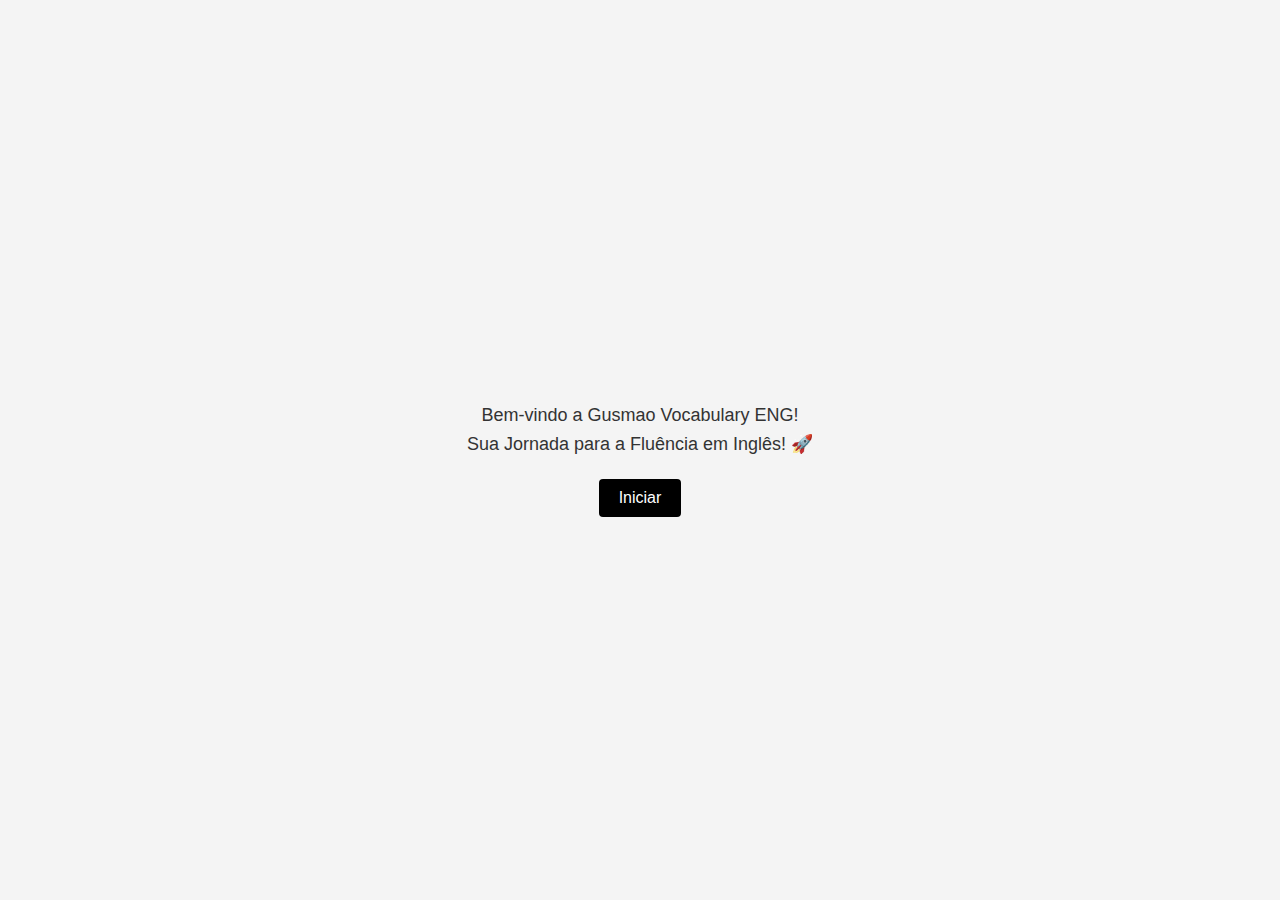
<file: index.html>
<!DOCTYPE html>
<html lang="eng">
<head>
    <meta charset="UTF-8">
    <meta name="viewport" content="width=device-width, initial-scale=1.0">
    <title>Gusmao Vocabulary ENG</title>
    <style>
      body {
          font-family: 'Arial', sans-serif;
          margin: 0;
          padding: 0;
          box-sizing: border-box;
          background-color: #f4f4f4;
          display: flex;
          align-items: center;
          justify-content: center;
          height: 100vh;
      }

      div {
          text-align: center;
      }

      p {
          font-size: 18px;
          line-height: 1.6;
          color: #333;
          margin-bottom: 20px;
      }

      button {
          padding: 10px 20px;
          font-size: 16px;
          color: #fff;
          background-color: black;
          border: none;
          border-radius: 4px;
          cursor: pointer;
      }

      @media screen and (max-width: 600px) {
          button {
              width: 100%;
          }
      }
  </style>
</head>
<body>

    <div>
        <p>Bem-vindo a Gusmao Vocabulary ENG!<br>
        Sua Jornada para a Fluência em Inglês! 🚀</p>
        <button onclick="iniciarJornada()">Iniciar</button>
    </div>

    <script>
        function iniciarJornada() {
            window.location.href = "choose.html";
        }
    </script>

</body>
</html>
</file>
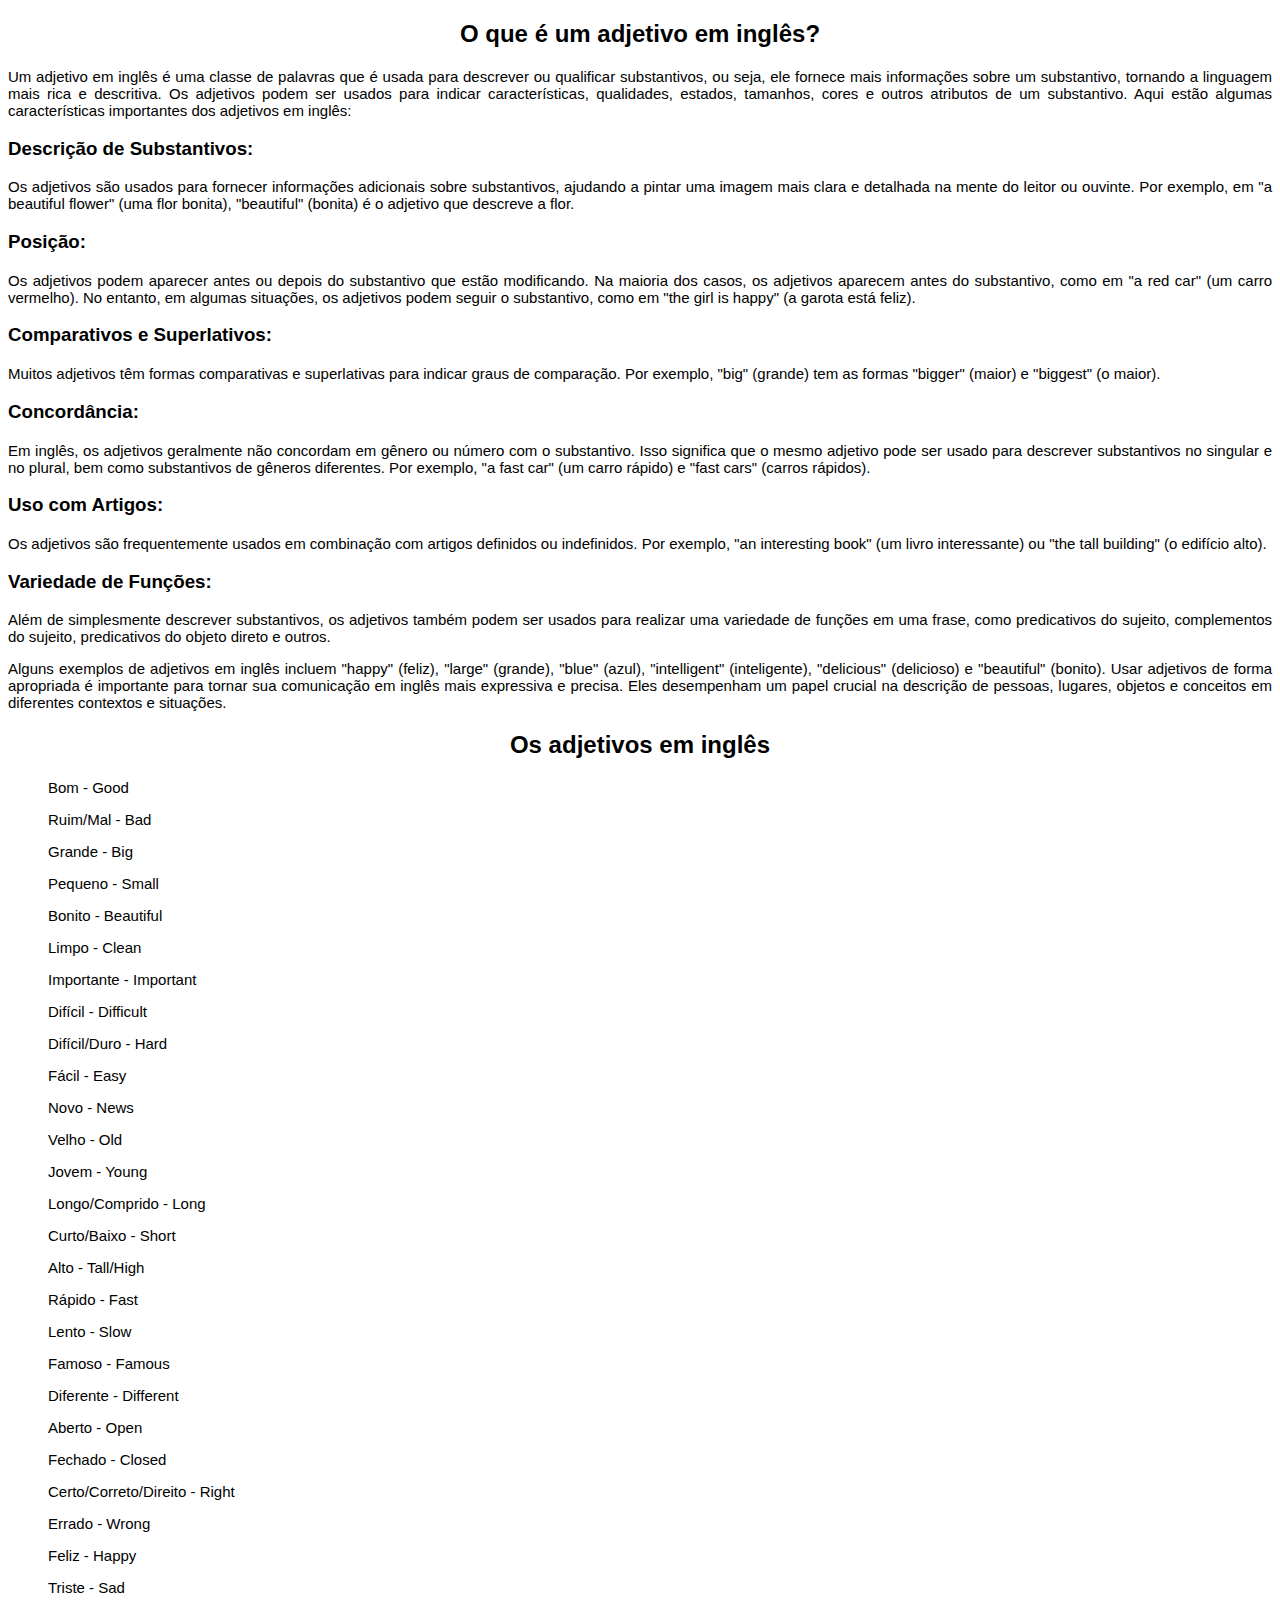
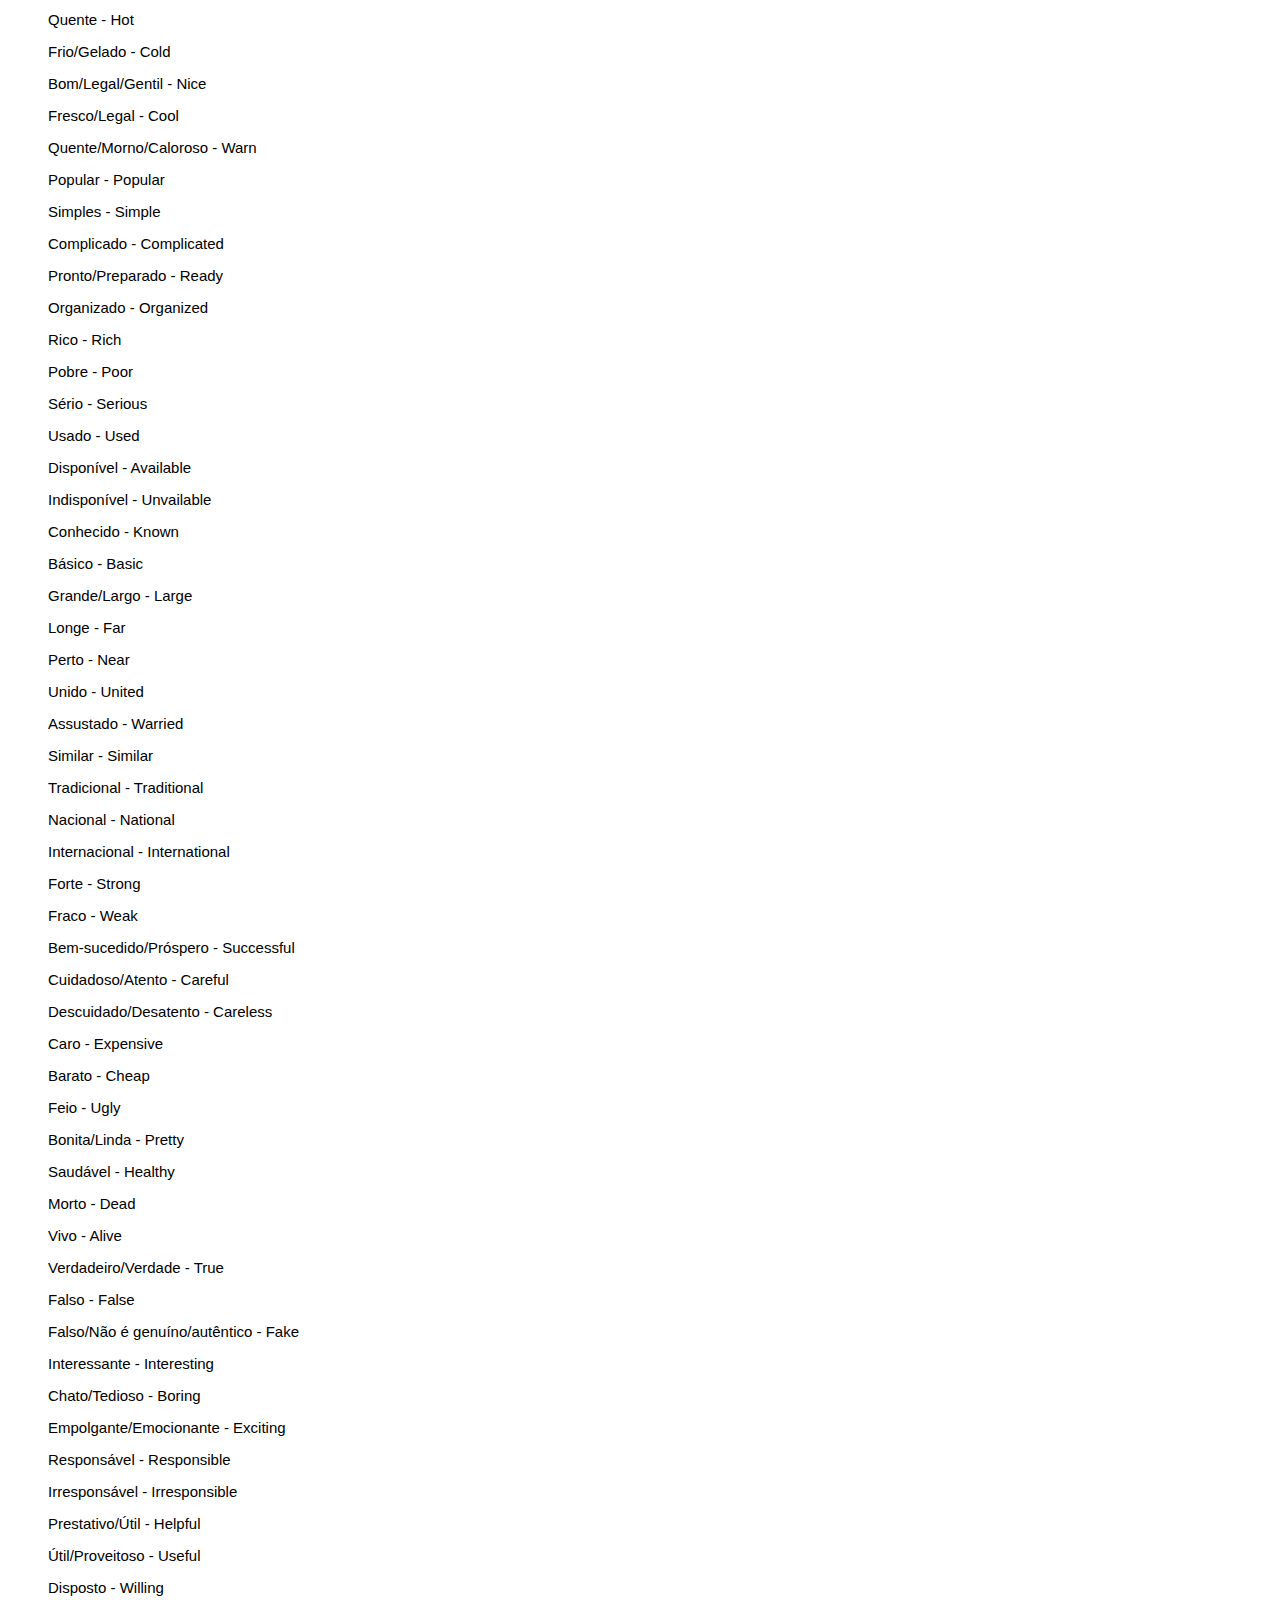
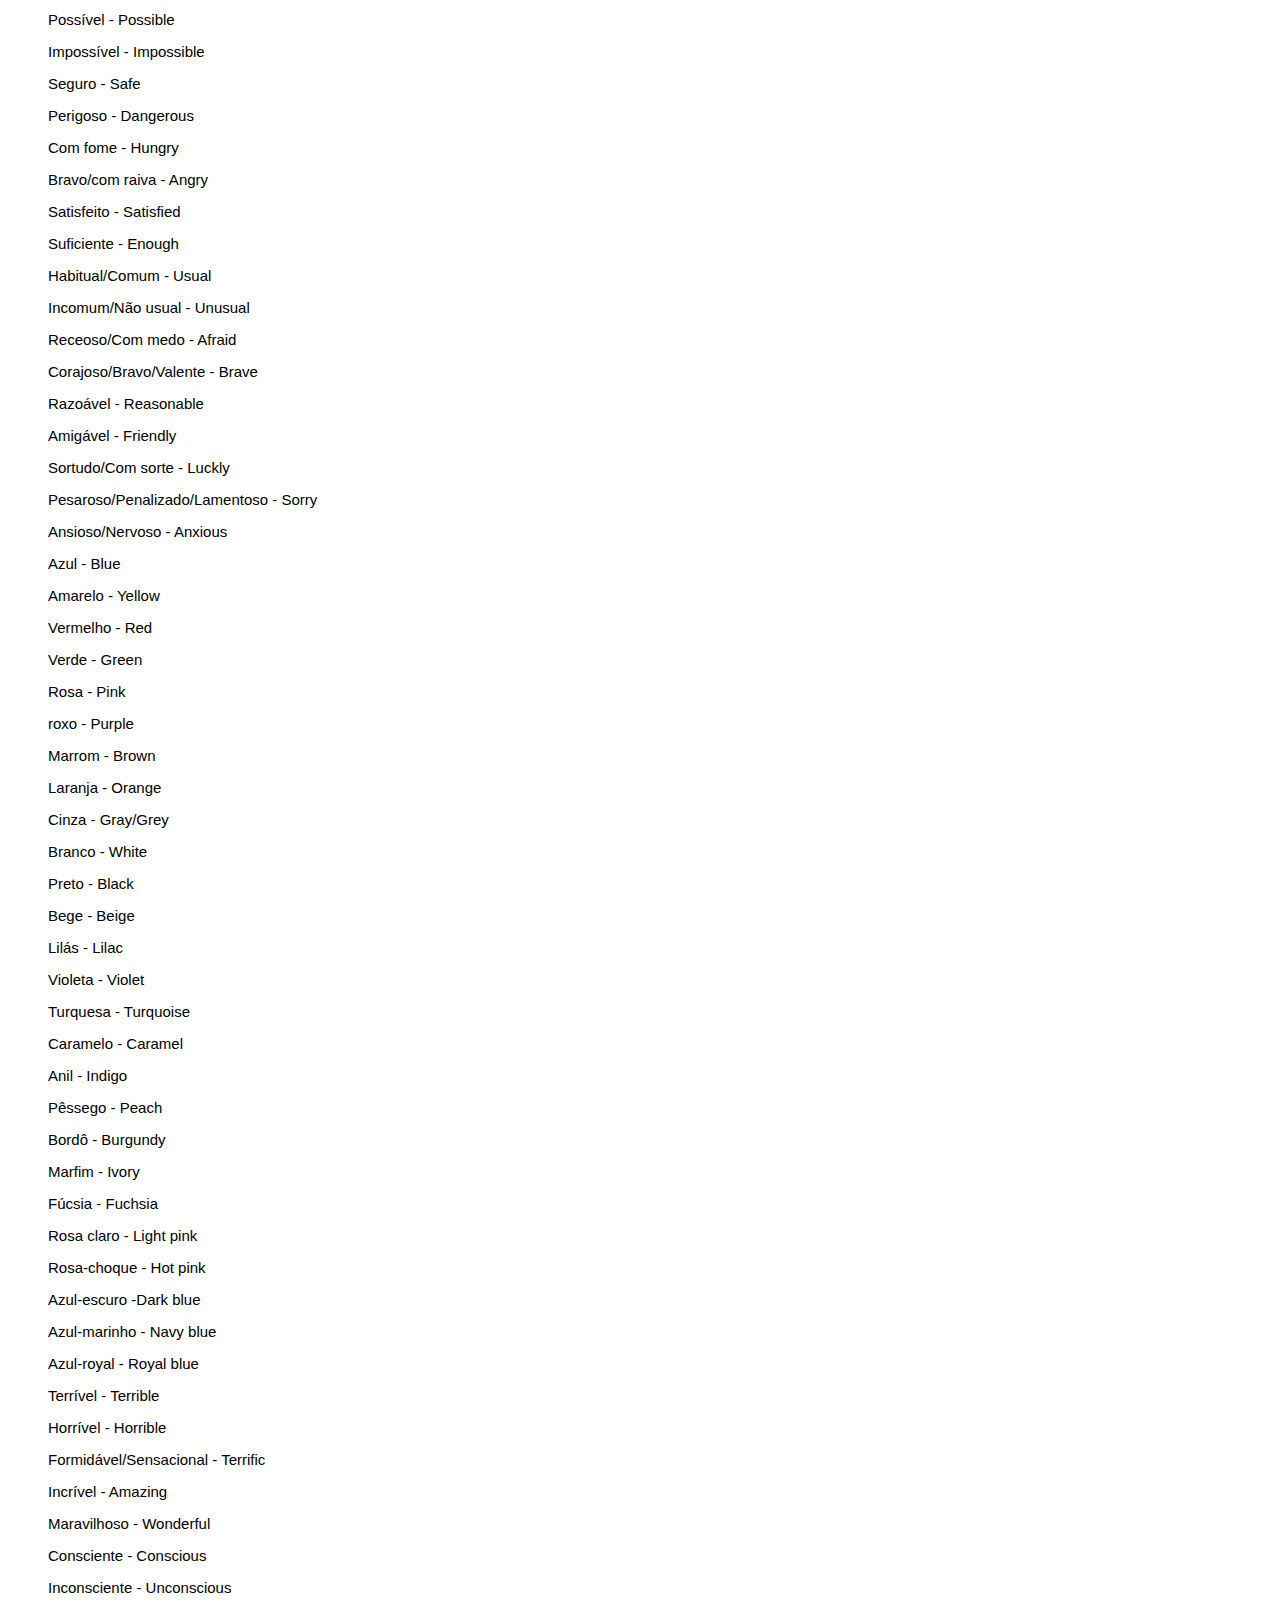
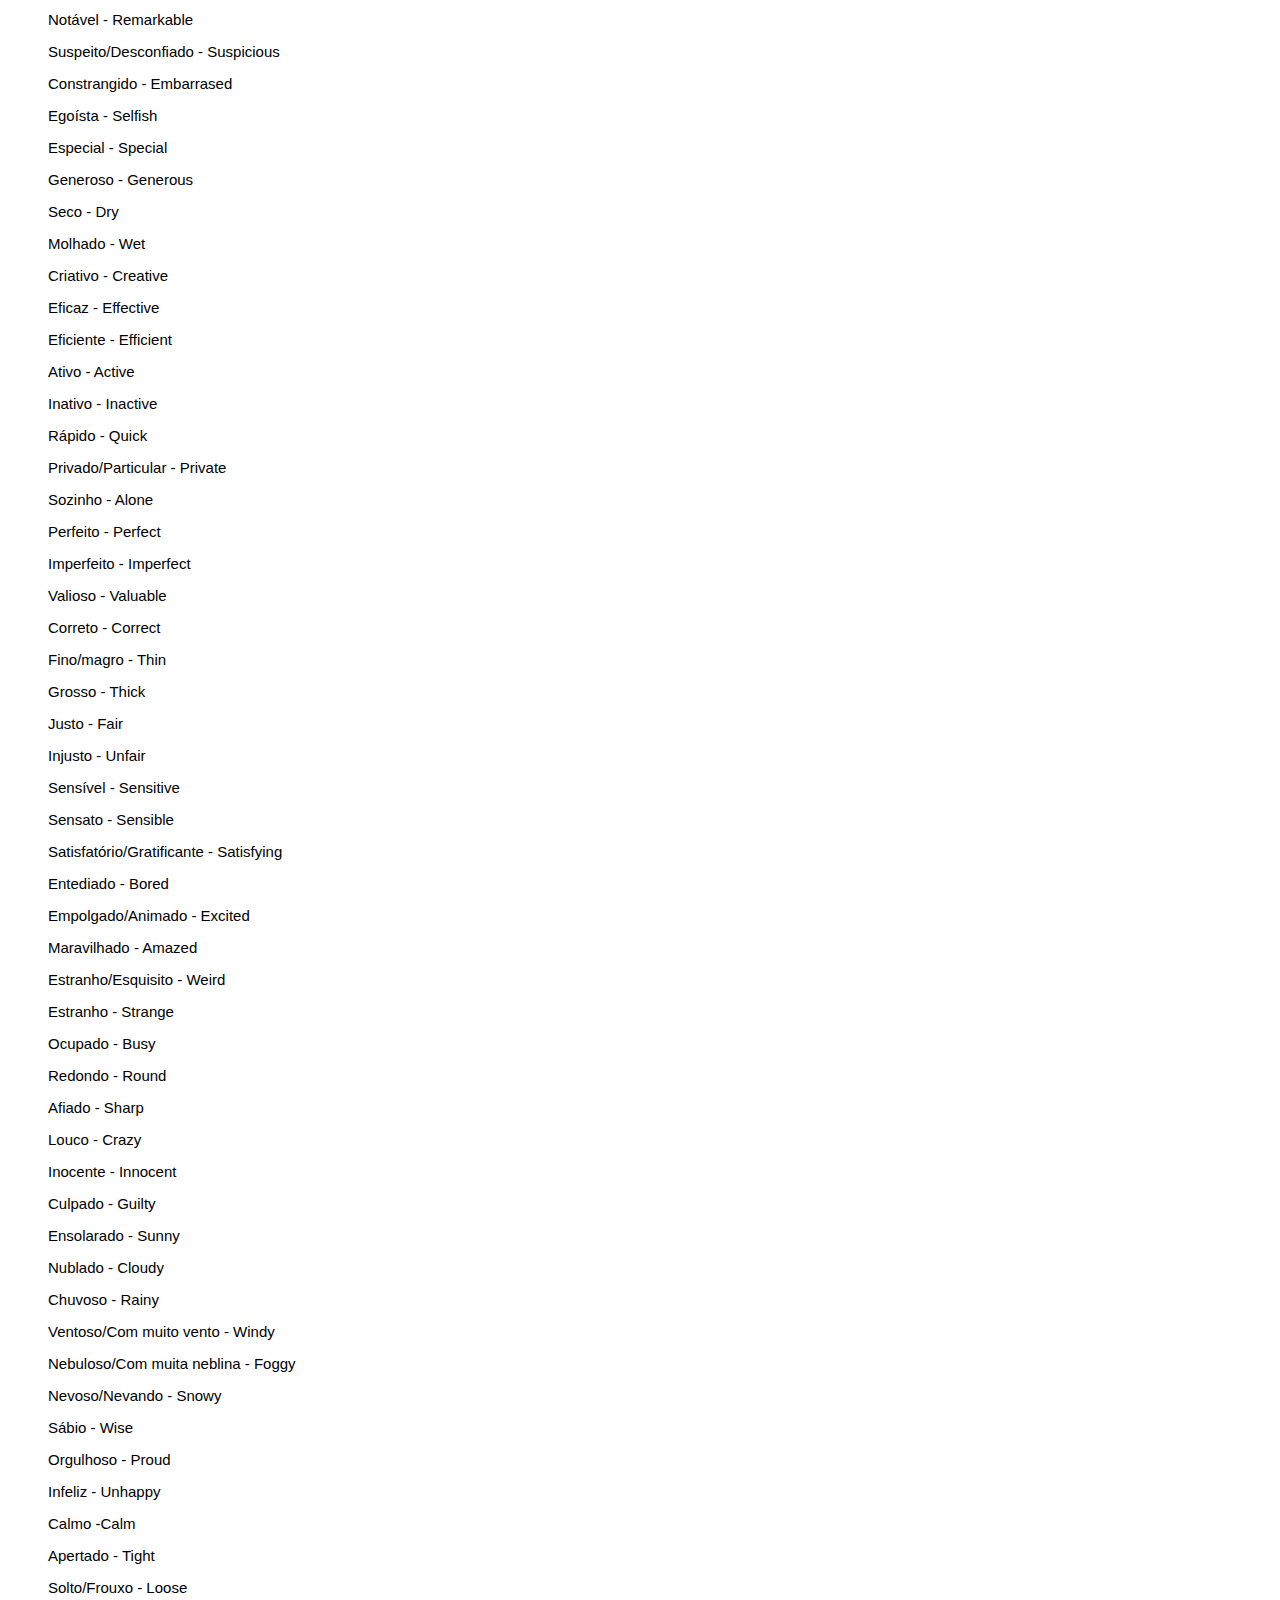
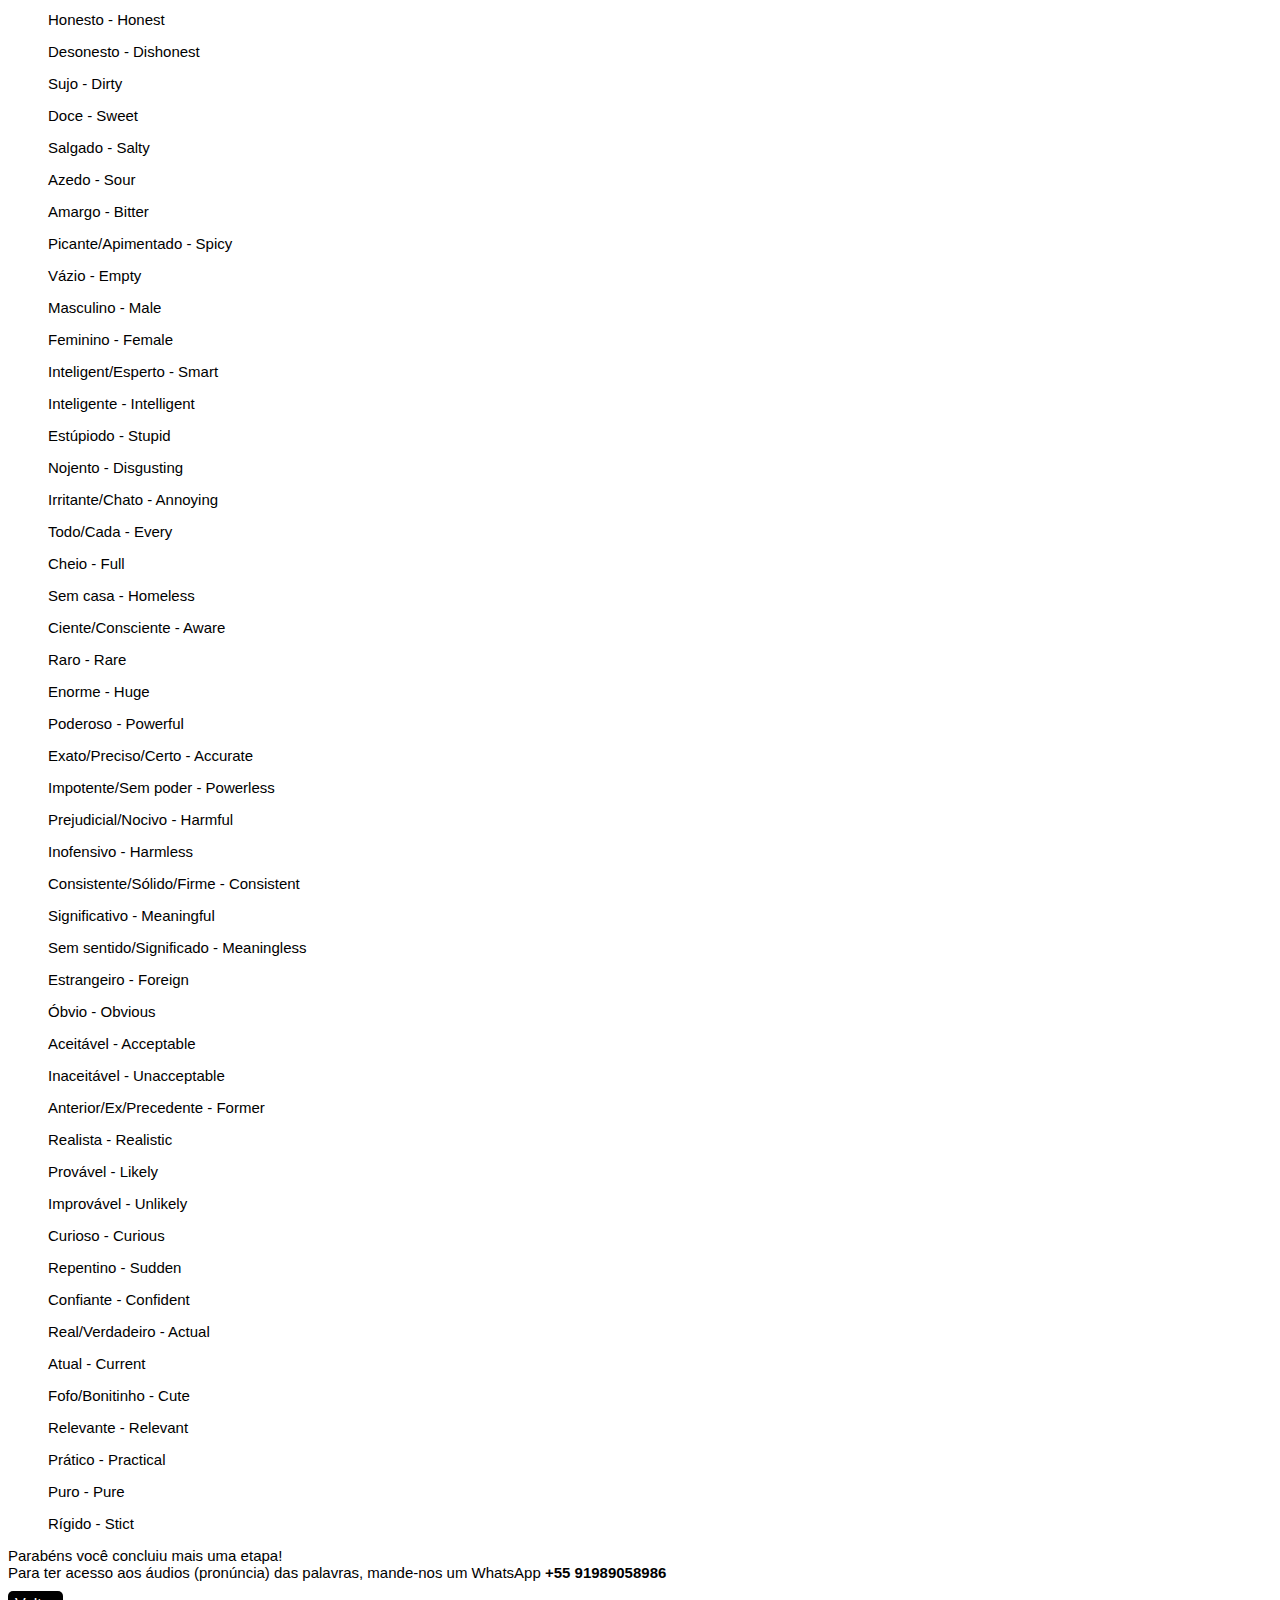
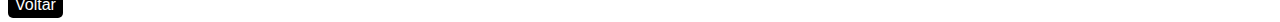
<file: adjectives.html>
<!DOCTYPE html>
<html lang="en">
<head>
    <meta charset="UTF-8">
    <meta name="viewport" content="width=device-width, initial-scale=1.0">
    <title>Os adjetivos em inglês</title>
    <link rel="stylesheet" href="style02.css">
</head>
<body>
    <h2>O que é um adjetivo em inglês?</h2>
<p>
    Um adjetivo em inglês é uma classe de palavras que é usada para descrever ou qualificar substantivos, ou seja, ele
    fornece mais informações sobre um substantivo, tornando a linguagem mais rica e descritiva. Os adjetivos podem ser usados
    para indicar características, qualidades, estados, tamanhos, cores e outros atributos de um substantivo. Aqui estão
    algumas características importantes dos adjetivos em inglês:
</p>

<h3>Descrição de Substantivos:</h3> 
<p>
    Os adjetivos são usados para fornecer informações adicionais sobre substantivos, ajudando a pintar uma imagem mais
    clara e detalhada na mente do leitor ou ouvinte. Por exemplo, em "a beautiful flower" (uma flor bonita), "beautiful"
    (bonita) é o adjetivo que descreve a flor.
</p>

<h3>Posição:</h3> 
<p>
    Os adjetivos podem aparecer antes ou depois do substantivo que estão modificando. Na maioria dos casos, os adjetivos
    aparecem antes do substantivo, como em "a red car" (um carro vermelho). No entanto, em algumas situações, os adjetivos
    podem seguir o substantivo, como em "the girl is happy" (a garota está feliz).
</p>

<h3>Comparativos e Superlativos:</h3> 
<p>
    Muitos adjetivos têm formas comparativas e superlativas para indicar graus de comparação. Por exemplo, "big" (grande)
    tem as formas "bigger" (maior) e "biggest" (o maior).
</p>

<h3>Concordância:</h3> 
<p>
    Em inglês, os adjetivos geralmente não concordam em gênero ou número com o substantivo. Isso significa que o mesmo
    adjetivo pode ser usado para descrever substantivos no singular e no plural, bem como substantivos de gêneros diferentes.
    Por exemplo, "a fast car" (um carro rápido) e "fast cars" (carros rápidos).
</p>

<h3>Uso com Artigos:</h3> 
<p>
    Os adjetivos são frequentemente usados em combinação com artigos definidos ou indefinidos. Por exemplo,
    "an interesting book" (um livro interessante) ou "the tall building" (o edifício alto).
</p>

<h3>Variedade de Funções:</h3> 
<p>
    Além de simplesmente descrever substantivos, os adjetivos também podem ser usados para realizar uma variedade de funções
    em uma frase, como predicativos do sujeito, complementos do sujeito, predicativos do objeto direto e outros.
</p>

<p>
    Alguns exemplos de adjetivos em inglês incluem "happy" (feliz), "large" (grande), "blue" (azul), "intelligent"
    (inteligente), "delicious" (delicioso) e "beautiful" (bonito). Usar adjetivos de forma apropriada é importante para
    tornar sua comunicação em inglês mais expressiva e precisa. Eles desempenham um papel crucial na descrição de pessoas,
    lugares, objetos e conceitos em diferentes contextos e situações.
</p>

<h2>Os adjetivos em inglês</h2>
<ul>Bom - Good</ul>   
<ul>Ruim/Mal - Bad</ul>
<ul>Grande - Big</ul>
<ul>Pequeno - Small</ul>
<ul>Bonito - Beautiful</ul>
<ul>Limpo - Clean</ul>
<ul>Importante - Important</ul>
<ul>Difícil - Difficult</ul>
<ul>Difícil/Duro - Hard</ul>
<ul>Fácil - Easy</ul>
<ul>Novo - News</ul>
<ul>Velho - Old</ul>
<ul>Jovem - Young</ul>
<ul>Longo/Comprido - Long</ul>
<ul>Curto/Baixo - Short</ul>
<ul>Alto - Tall/High</ul>
<ul>Rápido - Fast</ul>
<ul>Lento - Slow</ul>
<ul>Famoso - Famous</ul>
<ul>Diferente - Different</ul>
<ul>Aberto - Open</ul>
<ul>Fechado - Closed</ul>
<ul>Certo/Correto/Direito - Right</ul>
<ul>Errado - Wrong</ul>
<ul>Feliz - Happy</ul>
<ul>Triste - Sad</ul>
<ul>Quente - Hot</ul>
<ul>Frio/Gelado - Cold</ul>
<ul>Bom/Legal/Gentil - Nice</ul>
<ul>Fresco/Legal - Cool</ul>
<ul>Quente/Morno/Caloroso - Warn</ul>
<ul>Popular - Popular</ul>
<ul>Simples - Simple</ul>
<ul>Complicado - Complicated</ul>
<ul>Pronto/Preparado - Ready</ul>
<ul>Organizado - Organized</ul>
<ul>Rico - Rich</ul>
<ul>Pobre - Poor</ul>
<ul>Sério - Serious</ul>
<ul>Usado - Used</ul>
<ul>Disponível - Available</ul>
<ul>Indisponível - Unvailable</ul>
<ul>Conhecido - Known</ul>
<ul>Básico - Basic</ul>
<ul>Grande/Largo - Large</ul>
<ul>Longe - Far</ul>
<ul>Perto - Near</ul>
<ul>Unido - United</ul>
<ul>Assustado - Warried</ul>
<ul>Similar - Similar</ul>
<ul>Tradicional - Traditional</ul>
<ul>Nacional - National</ul>
<ul>Internacional - International</ul>
<ul>Forte - Strong</ul>
<ul>Fraco - Weak</ul>
<ul>Bem-sucedido/Próspero - Successful</ul>
<ul>Cuidadoso/Atento - Careful</ul>
<ul>Descuidado/Desatento - Careless</ul>
<ul>Caro - Expensive</ul>
<ul>Barato - Cheap</ul>
<ul>Feio - Ugly</ul>
<ul>Bonita/Linda - Pretty</ul>
<ul>Saudável - Healthy</ul>
<ul>Morto - Dead</ul>
<ul>Vivo - Alive</ul>
<ul>Verdadeiro/Verdade - True</ul>
<ul>Falso - False</ul>
<ul>Falso/Não é genuíno/autêntico - Fake</ul>
<ul>Interessante - Interesting</ul>
<ul>Chato/Tedioso - Boring</ul>
<ul>Empolgante/Emocionante - Exciting</ul>
<ul>Responsável - Responsible</ul>
<ul>Irresponsável - Irresponsible</ul>
<ul>Prestativo/Útil - Helpful</ul>
<ul>Útil/Proveitoso - Useful</ul>
<ul>Disposto - Willing</ul>
<ul>Possível - Possible</ul>
<ul>Impossível - Impossible</ul>
<ul>Seguro - Safe</ul>
<ul>Perigoso - Dangerous</ul>
<ul>Com fome - Hungry</ul>
<ul>Bravo/com raiva - Angry</ul>
<ul>Satisfeito - Satisfied</ul>
<ul>Suficiente - Enough</ul>
<ul>Habitual/Comum - Usual</ul>
<ul>Incomum/Não usual - Unusual</ul>
<ul>Receoso/Com medo - Afraid</ul>
<ul>Corajoso/Bravo/Valente - Brave</ul>
<ul>Razoável - Reasonable</ul>
<ul>Amigável - Friendly</ul>
<ul>Sortudo/Com sorte - Luckly</ul>
<ul>Pesaroso/Penalizado/Lamentoso - Sorry</ul>
<ul>Ansioso/Nervoso - Anxious</ul>
<ul>Azul - Blue</ul> 
<ul>Amarelo - Yellow</ul> 
<ul>Vermelho - Red</ul> 
<ul>Verde - Green</ul> 
<ul>Rosa - Pink</ul> 
<ul>roxo - Purple</ul> 
<ul>Marrom - Brown</ul> 
<ul>Laranja - Orange</ul> 
<ul>Cinza - Gray/Grey</ul> 
<ul>Branco - White</ul> 
<ul>Preto - Black</ul>  
<ul>Bege - Beige</ul> 
<ul>Lilás - Lilac</ul> 
<ul>Violeta - Violet</ul> 
<ul>Turquesa - Turquoise</ul> 
<ul>Caramelo - Caramel</ul> 
<ul>Anil - Indigo</ul> 
<ul>Pêssego - Peach</ul> 
<ul>Bordô - Burgundy</ul> 
<ul>Marfim - Ivory</ul> 
<ul>Fúcsia - Fuchsia</ul>  
<ul>Rosa claro - Light pink</ul> 
<ul>Rosa-choque - Hot pink</ul> 
<ul>Azul-escuro -Dark blue</ul> 
<ul>Azul-marinho - Navy blue</ul> 
<ul>Azul-royal - Royal blue</ul>
<ul>Terrível - Terrible</ul>
<ul>Horrível - Horrible</ul>
<ul>Formidável/Sensacional - Terrific</ul>
<ul>Incrível - Amazing</ul>
<ul>Maravilhoso - Wonderful</ul>
<ul>Consciente - Conscious</ul>
<ul>Inconsciente - Unconscious</ul>
<ul>Notável - Remarkable</ul>
<ul>Suspeito/Desconfiado - Suspicious</ul>
<ul>Constrangido - Embarrased</ul>
<ul>Egoísta - Selfish</ul>
<ul>Especial - Special</ul>
<ul>Generoso - Generous</ul>
<ul>Seco - Dry</ul>
<ul>Molhado - Wet</ul>
<ul>Criativo - Creative</ul>
<ul>Eficaz - Effective</ul>
<ul>Eficiente - Efficient</ul>
<ul>Ativo - Active</ul>
<ul>Inativo - Inactive</ul>
<ul>Rápido - Quick</ul>
<ul>Privado/Particular - Private</ul>
<ul>Sozinho - Alone</ul>
<ul>Perfeito - Perfect</ul>
<ul>Imperfeito - Imperfect</ul>
<ul>Valioso - Valuable</ul>
<ul>Correto - Correct</ul>
<ul>Fino/magro - Thin</ul>
<ul>Grosso - Thick</ul>
<ul>Justo - Fair</ul>
<ul>Injusto - Unfair</ul>
<ul>Sensível - Sensitive</ul>
<ul>Sensato - Sensible</ul>
<ul>Satisfatório/Gratificante - Satisfying</ul>
<ul>Entediado - Bored</ul>
<ul>Empolgado/Animado - Excited</ul>
<ul>Maravilhado - Amazed</ul>
<ul>Estranho/Esquisito - Weird</ul>
<ul>Estranho - Strange</ul>
<ul>Ocupado - Busy</ul>
<ul>Redondo - Round</ul>
<ul>Afiado - Sharp</ul>
<ul>Louco - Crazy</ul>
<ul>Inocente - Innocent</ul>
<ul>Culpado - Guilty</ul>
<ul>Ensolarado - Sunny</ul>
<ul>Nublado - Cloudy</ul>
<ul>Chuvoso - Rainy</ul>
<ul>Ventoso/Com muito vento - Windy</ul>
<ul>Nebuloso/Com muita neblina - Foggy</ul>
<ul>Nevoso/Nevando - Snowy</ul>
<ul>Sábio - Wise</ul>
<ul>Orgulhoso - Proud</ul>
<ul>Infeliz - Unhappy</ul>
<ul>Calmo -Calm</ul>
<ul>Apertado - Tight</ul>
<ul>Solto/Frouxo - Loose</ul>
<ul>Honesto - Honest</ul>
<ul>Desonesto - Dishonest</ul>
<ul>Sujo - Dirty</ul>
<ul>Doce - Sweet</ul>
<ul>Salgado - Salty</ul>
<ul>Azedo - Sour</ul>
<ul>Amargo - Bitter</ul>
<ul>Picante/Apimentado - Spicy</ul>
<ul>Vázio - Empty</ul>
<ul>Masculino - Male</ul>
<ul>Feminino - Female</ul>
<ul>Inteligent/Esperto - Smart</ul>
<ul>Inteligente - Intelligent</ul>
<ul>Estúpiodo - Stupid</ul>
<ul>Nojento - Disgusting</ul>
<ul>Irritante/Chato - Annoying</ul>
<ul>Todo/Cada - Every</ul>
<ul>Cheio - Full</ul>
<ul>Sem casa - Homeless</ul>
<ul>Ciente/Consciente - Aware</ul>
<ul>Raro - Rare</ul>
<ul>Enorme - Huge</ul>
<ul>Poderoso - Powerful</ul>
<ul>Exato/Preciso/Certo - Accurate</ul>
<ul>Impotente/Sem poder - Powerless</ul>
<ul>Prejudicial/Nocivo - Harmful</ul>
<ul>Inofensivo - Harmless</ul>
<ul>Consistente/Sólido/Firme - Consistent</ul>
<ul>Significativo - Meaningful</ul>
<ul>Sem sentido/Significado - Meaningless</ul>
<ul>Estrangeiro - Foreign</ul>
<ul>Óbvio - Obvious</ul>
<ul>Aceitável - Acceptable</ul>
<ul>Inaceitável - Unacceptable</ul>
<ul>Anterior/Ex/Precedente - Former</ul>
<ul>Realista - Realistic</ul>
<ul>Provável - Likely</ul>
<ul>Improvável - Unlikely</ul>
<ul>Curioso - Curious</ul>
<ul>Repentino - Sudden</ul>
<ul>Confiante - Confident</ul>
<ul>Real/Verdadeiro - Actual</ul>
<ul>Atual - Current</ul>
<ul>Fofo/Bonitinho - Cute</ul>
<ul>Relevante - Relevant</ul>
<ul>Prático - Practical</ul>
<ul>Puro - Pure</ul>
<ul>Rígido - Stict</ul>

<p>Parabéns você concluiu mais uma etapa!<br>
Para ter acesso aos áudios (pronúncia) das palavras, mande-nos um WhatsApp <strong>+55 91989058986</strong></p>
<a href="vocabulary.html">Voltar</a>
</body>
</html>
</file>
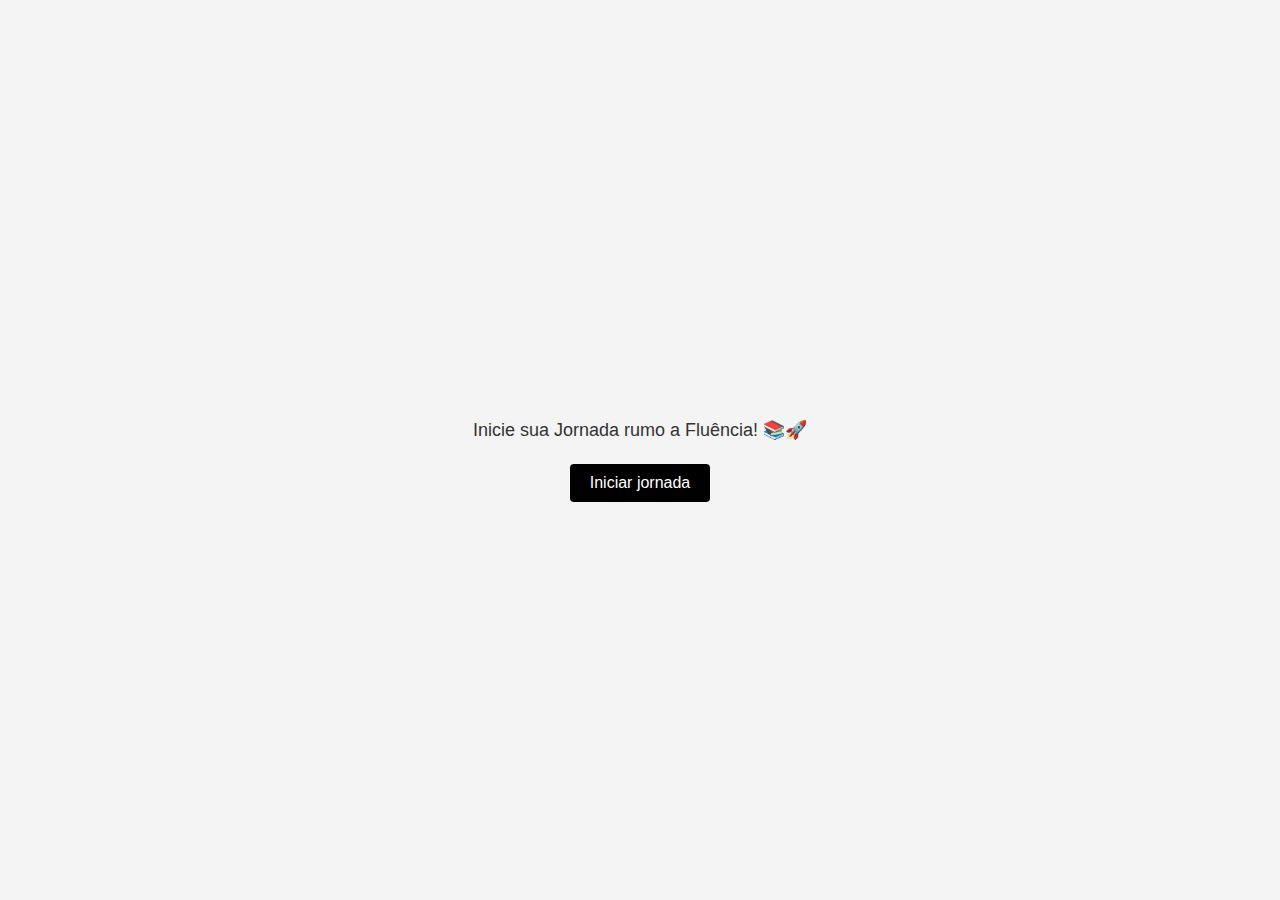
<file: choose.html>
<!DOCTYPE html>
<html lang="eng">
<head>
    <meta charset="UTF-8">
    <meta name="viewport" content="width=device-width, initial-scale=1.0">
    <title>Gusmao Vocabulary ENG</title>
    <style>
      body {
          font-family: 'Arial', sans-serif;
          margin: 0;
          padding: 0;
          box-sizing: border-box;
          background-color: #f4f4f4;
          display: flex;
          align-items: center;
          justify-content: center;
          height: 100vh;
      }

      div {
          text-align: center;
      }

      p {
          font-size: 18px;
          line-height: 1.6;
          color: #333;
          margin-bottom: 20px;
      }

      button {
          padding: 10px 20px;
          font-size: 16px;
          color: #fff;
          background-color: black;
          border: none;
          border-radius: 4px;
          cursor: pointer;
      }

      @media screen and (max-width: 600px) {
          button {
              width: 100%;
          }
      }
  </style>
</head>
<body>

    <div>
        <p>Inicie sua Jornada rumo a Fluência! 📚🚀</p>
        <button onclick="iniciarJornada()">Iniciar jornada</button>
    </div>

    <script>
        function iniciarJornada() {
            window.location.href = "vocabulary.html";
        }
    </script>

</body>
</html>
</file>
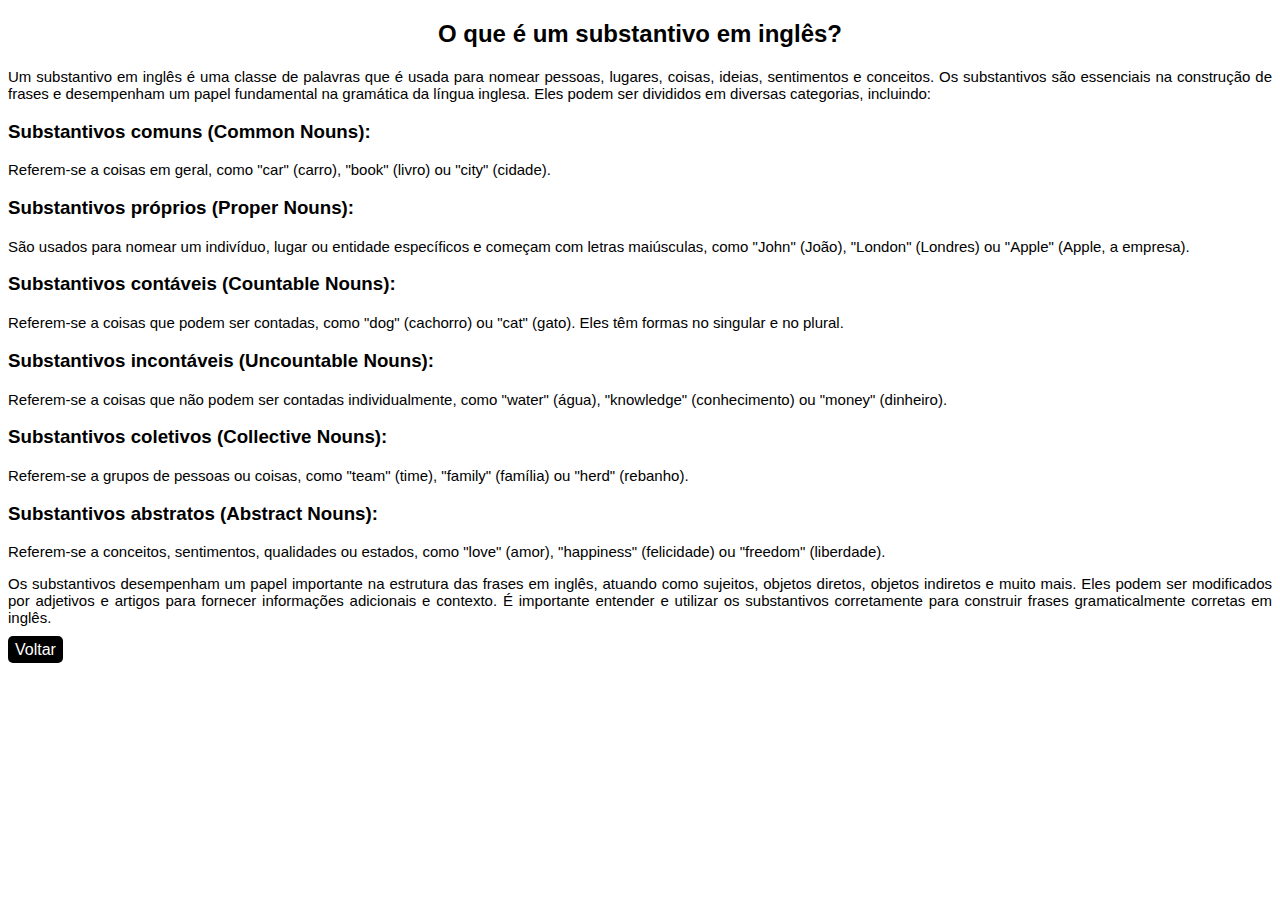
<file: definition.html>
<!DOCTYPE html>
<html lang="en">
<head>
    <meta charset="UTF-8">
    <meta name="viewport" content="width=device-width, initial-scale=1.0">
    <title>O que é?</title>
    <link rel="stylesheet" href="style02.css">
</head>
<body>
    <h2>O que é um substantivo em inglês?</h2>  
<p>
    Um substantivo em inglês é uma classe de palavras que é usada para nomear pessoas, lugares, coisas, ideias, sentimentos
    e conceitos. Os substantivos são essenciais na construção de frases e desempenham um papel fundamental na gramática da
    língua inglesa. Eles podem ser divididos em diversas categorias, incluindo:
</p>

<h3>Substantivos comuns (Common Nouns):</h3> 
<p>Referem-se a coisas em geral, como "car" (carro), "book" (livro) ou "city" (cidade).</p>

<h3>Substantivos próprios (Proper Nouns):</h3> 
<p>
    São usados para nomear um indivíduo, lugar ou entidade específicos e começam com letras maiúsculas, como "John" (João),
    "London" (Londres) ou "Apple" (Apple, a empresa).
</p>

<h3>Substantivos contáveis (Countable Nouns):</h3> 
<p>
    Referem-se a coisas que podem ser contadas, como "dog" (cachorro) ou "cat" (gato). Eles têm formas no singular e no
    plural.
</p>

<h3>Substantivos incontáveis (Uncountable Nouns):</h3> 
<p>
    Referem-se a coisas que não podem ser contadas individualmente, como "water" (água), "knowledge" (conhecimento)
    ou "money" (dinheiro).
</p>

<h3>Substantivos coletivos (Collective Nouns):</h3> 
<p>Referem-se a grupos de pessoas ou coisas, como "team" (time), "family" (família) ou "herd" (rebanho).</p>

<h3>Substantivos abstratos (Abstract Nouns):</h3> 
<p>
    Referem-se a conceitos, sentimentos, qualidades ou estados, como "love" (amor), "happiness" (felicidade) ou "freedom"
    (liberdade).
</p>

<p>
    Os substantivos desempenham um papel importante na estrutura das frases em inglês, atuando como sujeitos, objetos
    diretos, objetos indiretos e muito mais. Eles podem ser modificados por adjetivos e artigos para fornecer informações
    adicionais e contexto. É importante entender e utilizar os substantivos corretamente para construir frases
    gramaticalmente corretas em inglês.
</p>
<a href="nouns.html">Voltar</a>
</body>
</html>
</file>
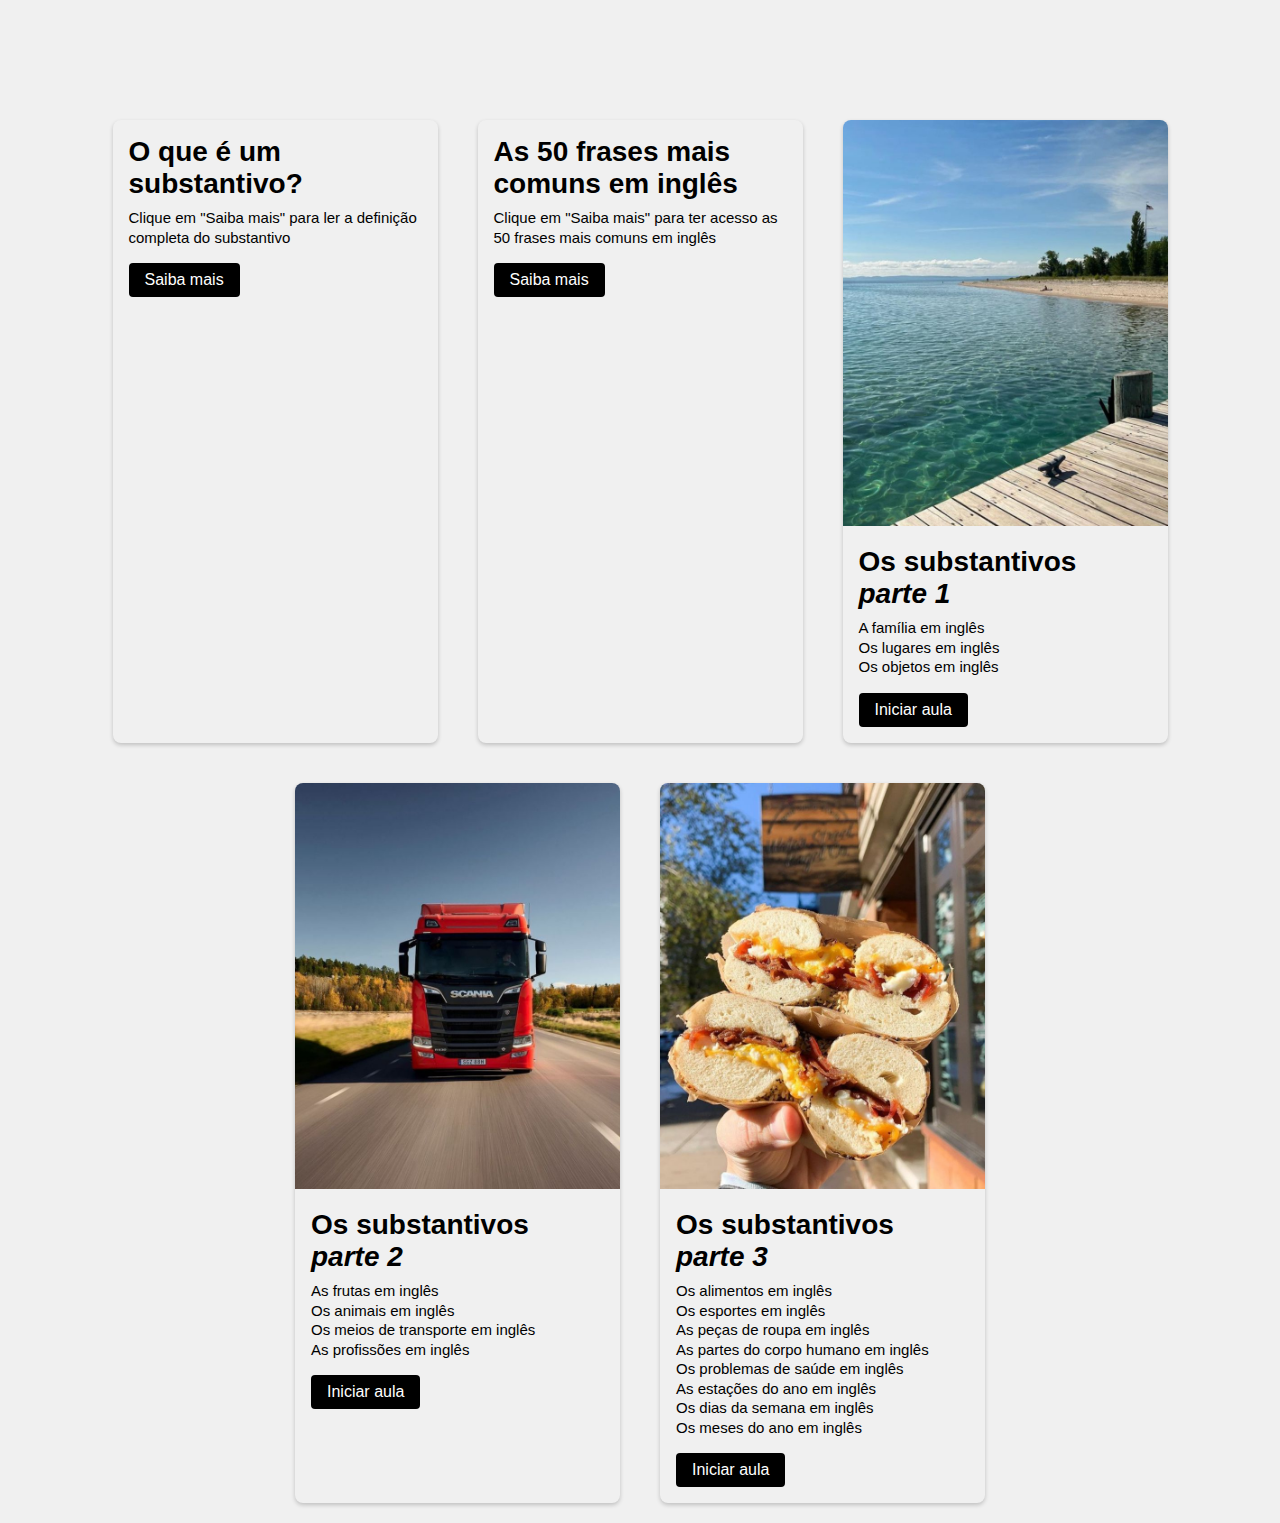
<file: nouns.html>
<!DOCTYPE html>
<html lang="en">
<head>
    <meta charset="UTF-8">
    <meta name="viewport" content="width=device-width, initial-scale=1.0">
    <title>Os substantivos em inglês</title>
    <link rel="stylesheet" href="style.css">
</head>
<body>
<div class="card-container">
    <div class="card">
        <div class="card-content">
            <h3>O que é um substantivo?</h3>
            <p>Clique em "Saiba mais" para ler a definição completa do substantivo</p>
            <a href="definition.html" class="btn">Saiba mais</a>
        </div>
        </div>

        <div class="card">
            <div class="card-content">
                <h3>As 50 frases mais comuns em inglês</h3>
                <p>Clique em "Saiba mais" para ter acesso as 50 frases mais comuns em inglês</p>
                <a href="phrases.html" class="btn">Saiba mais</a>
            </div>
            </div>

    <div class="card">
        <img src="lake.jpg" alt="">
    <div class="card-content">
        <h3>Os substantivos <em>parte 1</em></h3>
        <p>A família em inglês<br>
           Os lugares em inglês<br>
           Os objetos em inglês<br>
        </p>
        <a href="vocab1.html" class="btn">Iniciar aula</a>
    </div>
    </div>
    
    <div class="card">
        <img src="truck.jpg" alt="">
        <div class="card-content">
            <h3>Os substantivos <em>parte 2</em></h3>
            <p>As frutas em inglês<br>
               Os animais em inglês<br>
               Os meios de transporte em inglês<br>
               As profissões em inglês<br>
            </p>
            <a href="vocab2.html" class="btn">Iniciar aula</a>
        </div>
        </div>
    
    
    <div class="card">
        <img src="sandwich.jpg" alt="">
        <div class="card-content">
            <h3>Os substantivos <em>parte 3</em></h3>
            <p>Os alimentos em inglês<br>
               Os esportes em inglês<br>
               As peças de roupa em inglês<br>
               As partes do corpo humano em inglês<br>
               Os problemas de saúde em inglês<br>
               As estações do ano em inglês<br>
               Os dias da semana em inglês<br>
               Os meses do ano em inglês<br>
            </p>
            <a href="vocab3.html" class="btn">Iniciar aula</a>
            </div>
            </div>
    
    </div>
</body>
</html>
</file>
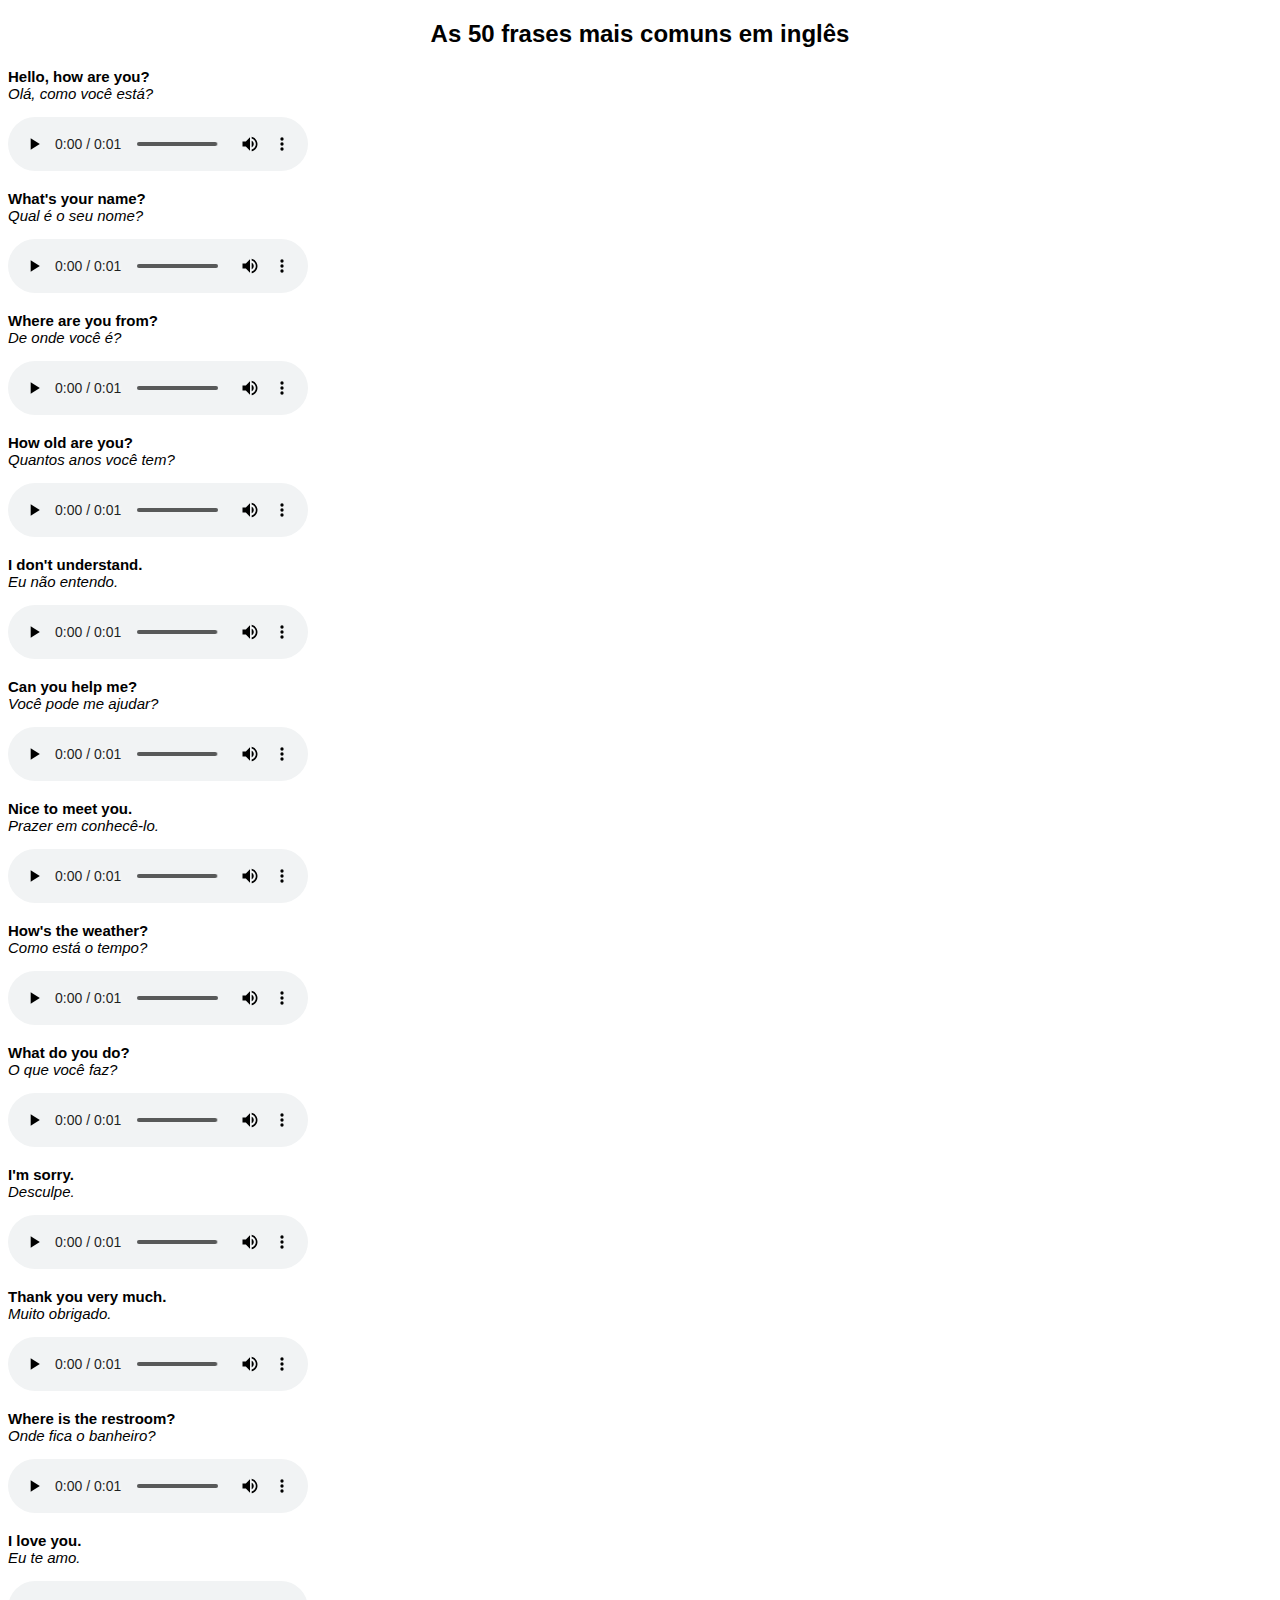
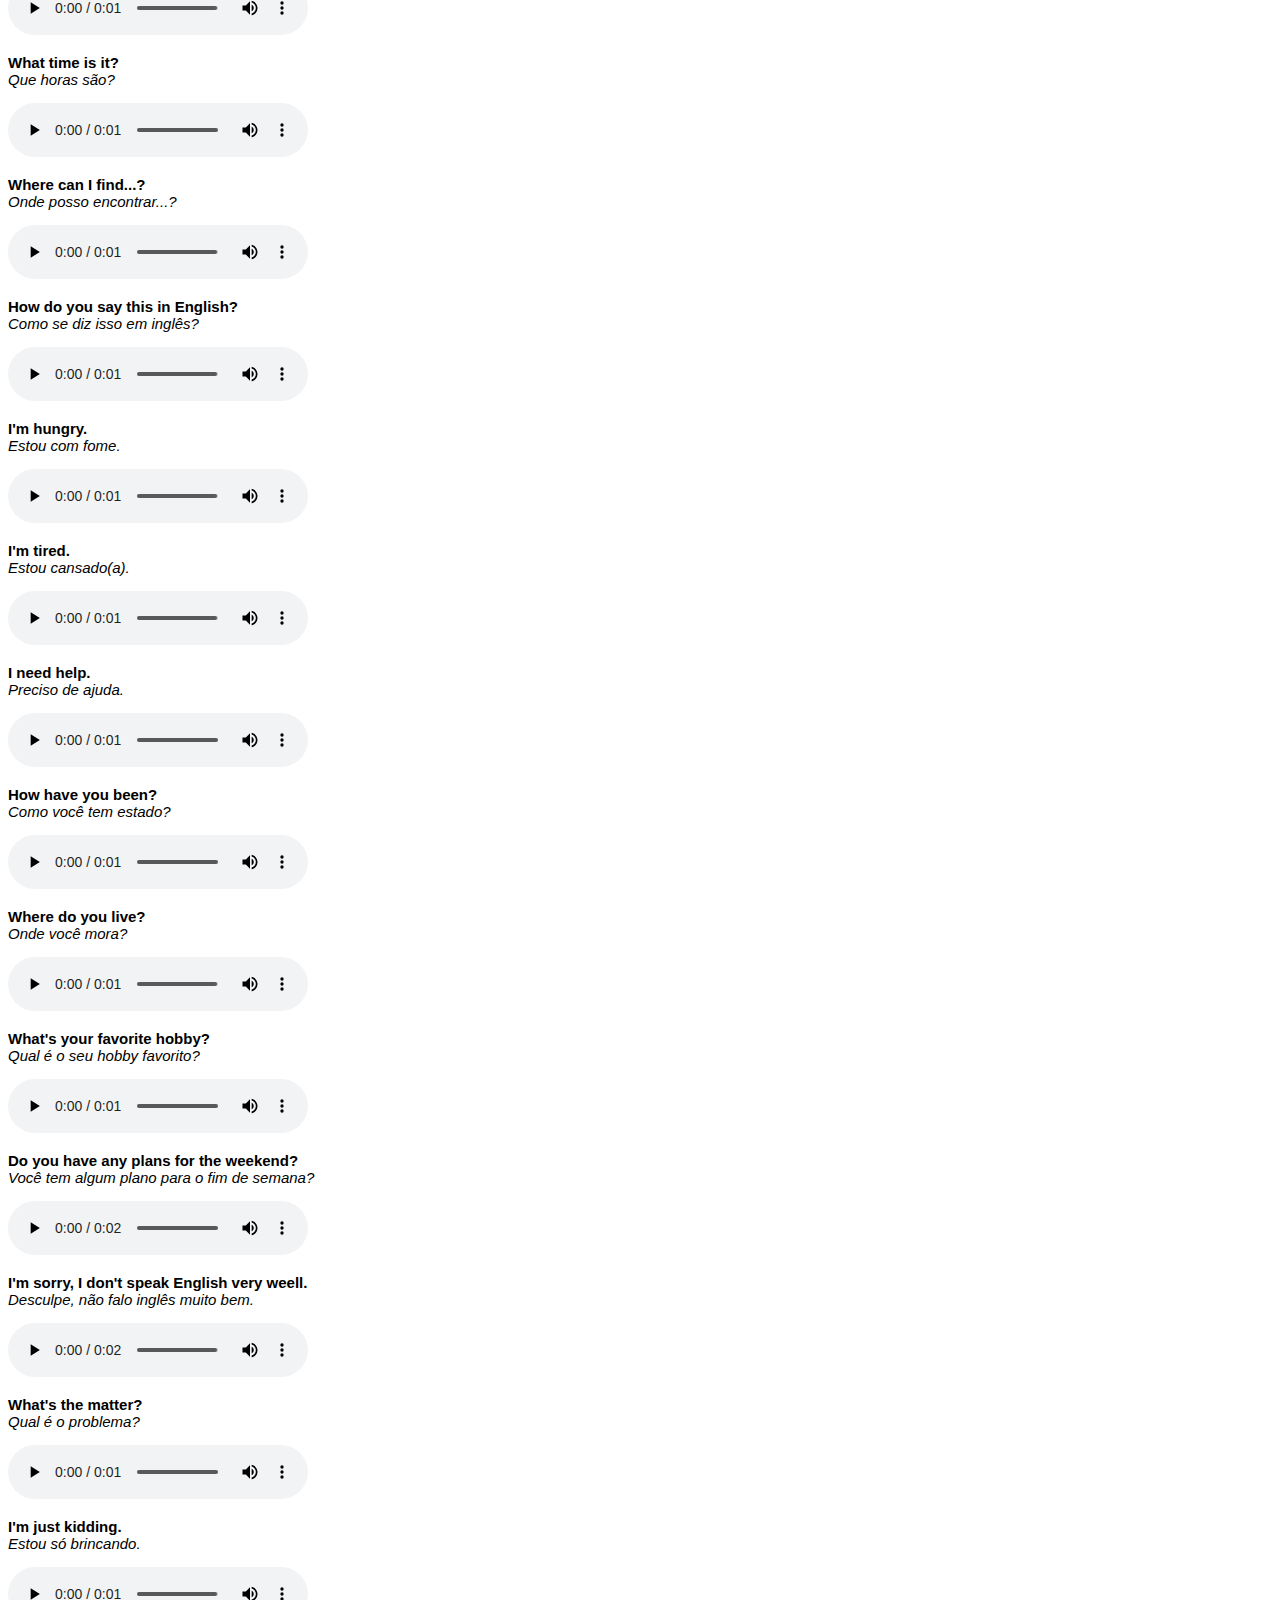
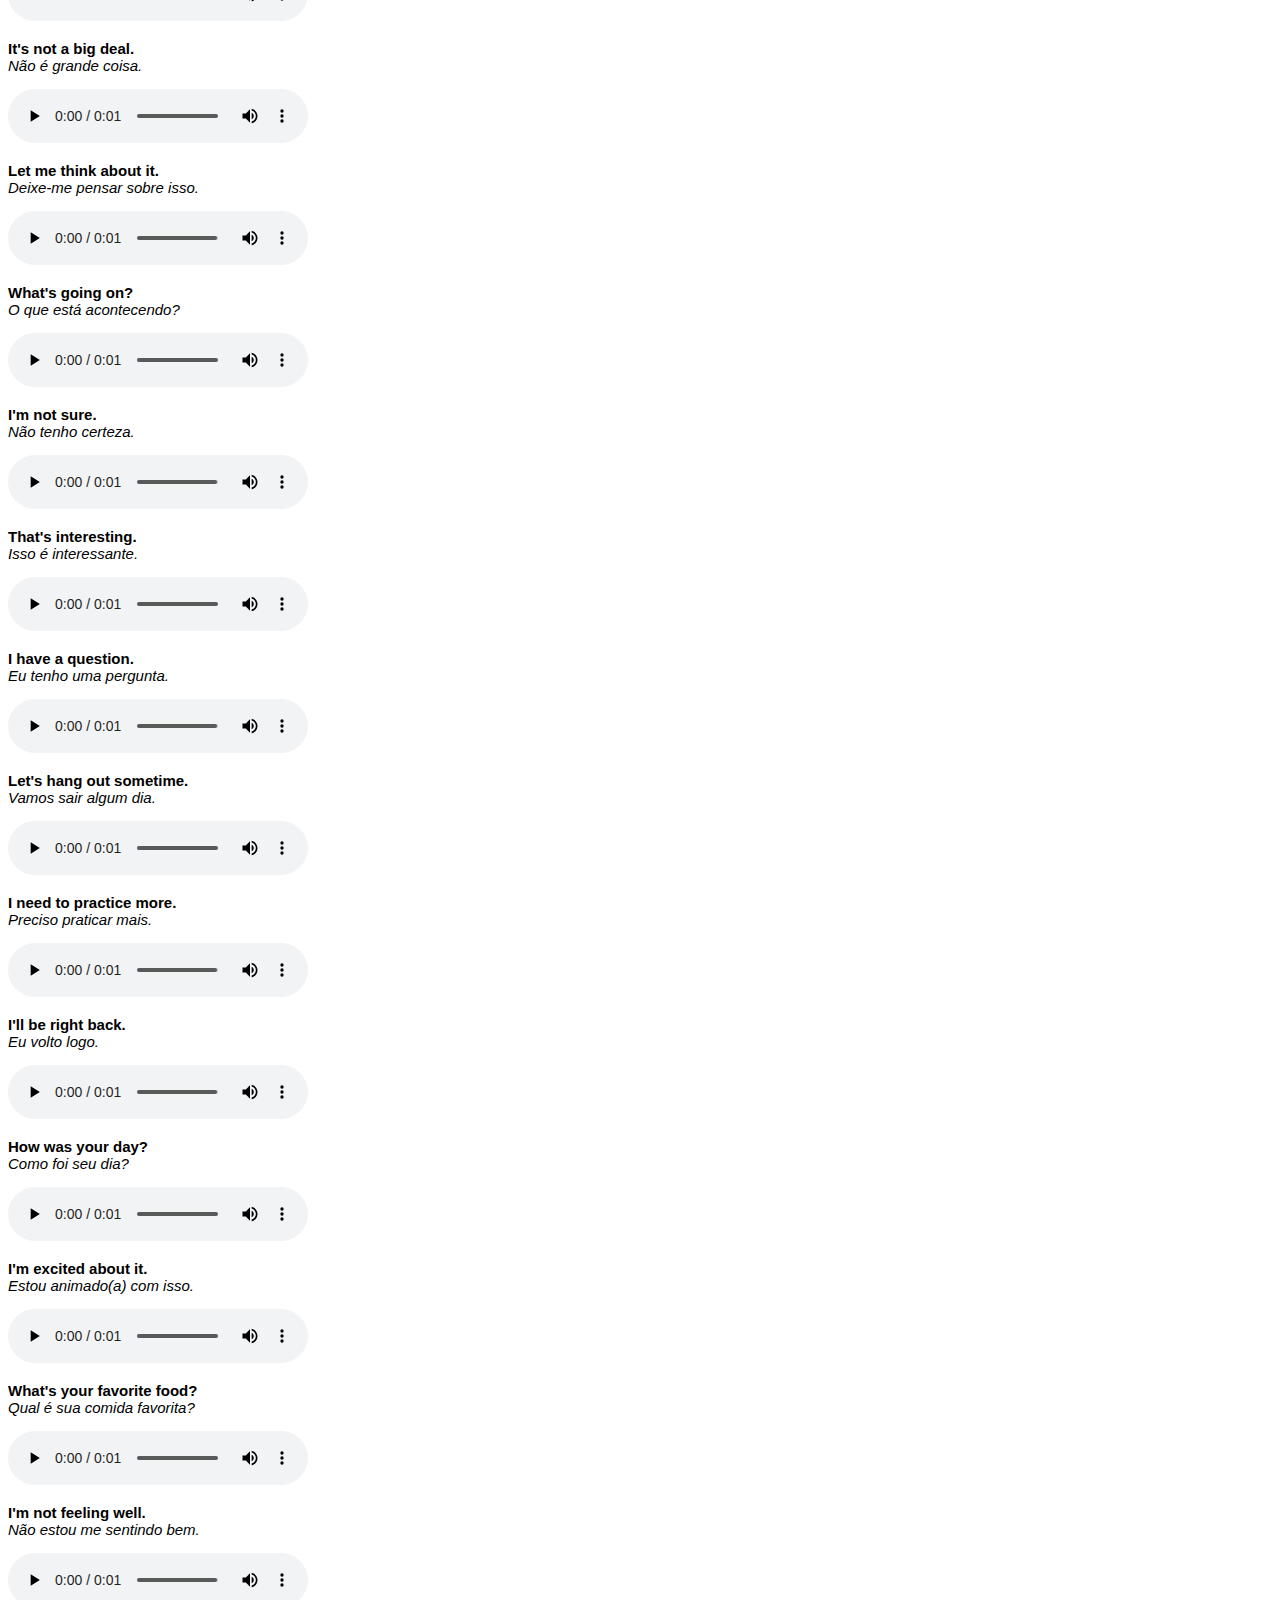
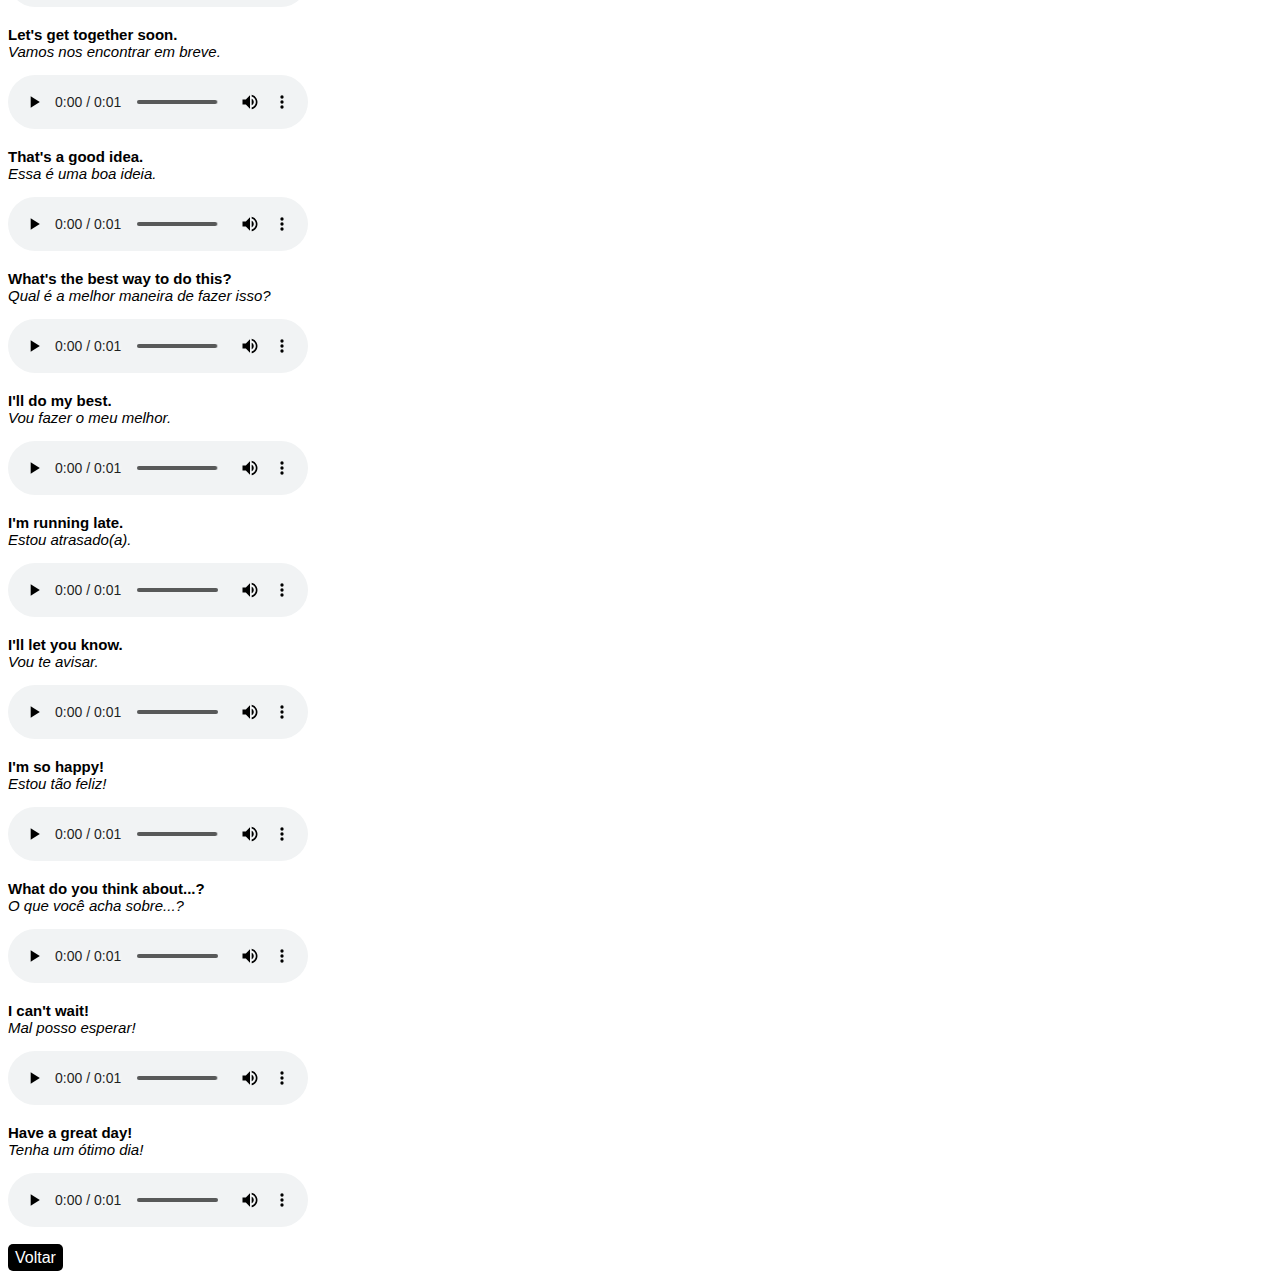
<file: phrases.html>
<!DOCTYPE html>
<html lang="en">
<head>
    <meta charset="UTF-8">
    <meta name="viewport" content="width=device-width, initial-scale=1.0">
    <title>Frases mais comuns</title>
    <link rel="stylesheet" href="style02.css">
</head>
<body>
    <h2>As 50 frases mais comuns em inglês</h2>
    <p>
        <strong>Hello, how are you?</strong><br>
        <em>Olá, como você está?</em>
    </p>
    <audio src="phrase1.mp3" controls></audio> 
    
    <p>
        <strong>What's your name?</strong><br>
        <em>Qual é o seu nome?</em>
    </p>
    <audio src="phrase2.mp3" controls></audio>

    <p>
        <strong>Where are you from?</strong><br>
        <em>De onde você é?</em>
    </p>
    <audio src="phrase3.mp3" controls></audio>
    
    <p>
        <strong>How old are you?</strong><br>
        <em>Quantos anos você tem?</em>
    </p>
    <audio src="phrase4.mp3" controls></audio>
    
    <p>
        <strong>I don't understand.</strong><br>
        <em>Eu não entendo.</em>
    </p>
    <audio src="phrase5.mp3" controls></audio>
    
    <p>
        <strong>Can you help me?</strong><br>
        <em>Você pode me ajudar?</em>
    </p> 
    <audio src="phrase6.mp3" controls></audio>
    
    <p>
        <strong>Nice to meet you.</strong><br>
        <em>Prazer em conhecê-lo.</em>
    </p> 
    <audio src="phrase7.mp3" controls></audio>
    
    <p>
        <strong>How's the weather?</strong><br>
        <em>Como está o tempo?</em>
    </p> 
    <audio src="phrase8.mp3" controls></audio>
    
    <p>
        <strong>What do you do?</strong><br>
        <em>O que você faz?</em>
    </p>
    <audio src="phrase9.mp3" controls></audio>
    
    <p>
        <strong>I'm sorry.</strong><br>
        <em>Desculpe.</em>
    </p> 
    <audio src="phrase10.mp3" controls></audio>
    
    <p>
        <strong>Thank you very much.</strong><br>
        <em>Muito obrigado.</em>
    </p> 
    <audio src="phrase11.mp3" controls></audio>
    
    <p>
        <strong>Where is the restroom?</strong><br>
        <em>Onde fica o banheiro?</em>
    </p>
    <audio src="phrase12.mp3" controls></audio>
    
    <p>
        <strong>I love you.</strong><br>
        <em>Eu te amo.</em>
    </p>
    <audio src="phrase13.mp3" controls></audio>

    <p>
        <strong>What time is it?</strong><br>
        <em>Que horas são?</em>
    </p>
    <audio src="phrase14.mp3" controls></audio>
    
    <p>
        <strong>Where can I find...?</strong><br>
        <em>Onde posso encontrar...?</em>
    </p>
    <audio src="phrase15.mp3" controls></audio>
    
    <p>
        <strong>How do you say this in English?</strong><br>
        <em>Como se diz isso em inglês?</em>
    </p>
    <audio src="phrase16.mp3" controls></audio>
    
    <p>
        <strong>I'm hungry.</strong><br>
        <em>Estou com fome.</em>
    </p>
    <audio src="phrase17.mp3" controls></audio>
    
    <p>
        <strong>I'm tired.</strong><br>
        <em>Estou cansado(a).</em>
    </p>
    <audio src="phrase18.mp3" controls></audio>
    
    <p>
        <strong>I need help.</strong><br>
        <em>Preciso de ajuda.</em>
    </p>
    <audio src="phrase19.mp3" controls></audio>
    
    <p>
        <strong>How have you been?</strong><br>
        <em>Como você tem estado?</em>
    </p>
    <audio src="phrase21.mp3" controls></audio>
    
    <p>
        <strong>Where do you live?</strong><br>
        <em>Onde você mora?</em>
    </p>
    <audio src="phrase22.mp3" controls></audio>
    
    <p>
        <strong>What's your favorite hobby?</strong><br>
        <em>Qual é o seu hobby favorito?</em>
    </p>
    <audio src="phrase23.mp3" controls></audio>
    
    <p>
        <strong>Do you have any plans for the weekend?</strong><br>
        <em>Você tem algum plano para o fim de semana?</em>
    </p>
    <audio src="phrase24.mp3" controls></audio>
    
    <p>
        <strong>I'm sorry, I don't speak English very weell.</strong><br>
        <em>Desculpe, não falo inglês muito bem.</em>
    </p>
    <audio src="phrase25.mp3" controls></audio>
    
    <p>
        <strong>What's the matter?</strong><br>
        <em>Qual é o problema?</em>
    </p>
    <audio src="phrase26.mp3" controls></audio>
    
    <p>
        <strong>I'm just kidding.</strong><br>
        <em>Estou só brincando.</em>
    </p> 
    <audio src="phrase27.mp3" controls></audio>
    
    <p>
        <strong>It's not a big deal.</strong><br>
        <em>Não é grande coisa.</em>
    </p> 
    <audio src="phrase28.mp3" controls></audio>
    
    <p>
        <strong>Let me think about it.</strong><br>
        <em>Deixe-me pensar sobre isso.</em>
    </p>
    <audio src="phrase29.mp3" controls></audio>
    
    <p>
        <strong>What's going on?</strong><br>
        <em>O que está acontecendo?</em>
    </p> 
    <audio src="phrase30.mp3" controls></audio>
    
    <p>
        <strong>I'm not sure.</strong><br>
        <em>Não tenho certeza.</em>
    </p>
    <audio src="phrase31.mp3" controls></audio>
    
    <p>
        <strong>That's interesting.</strong><br>
        <em>Isso é interessante.</em>
    </p> 
    <audio src="phrase32.mp3" controls></audio>
    
    <p>
        <strong>I have a question.</strong><br>
        <em>Eu tenho uma pergunta.</em>
    </p> 
    <audio src="phrase33.mp3" controls></audio>
    
    <p>
        <strong>Let's hang out sometime.</strong><br>
        <em>Vamos sair algum dia.</em>
    </p>
    <audio src="phrase34.mp3" controls></audio>
    
    <p>
        <strong>I need to practice more.</strong><br>
        <em>Preciso praticar mais.</em>
    </p>
    <audio src="phrase35.mp3" controls></audio>
    
    <p>
        <strong>I'll be right back.</strong><br>
        <em>Eu volto logo.</em>
    </p>
    <audio src="phrase36.mp3" controls></audio>
    
    <p>
        <strong>How was your day?</strong><br>
        <em>Como foi seu dia?</em>
    </p>
    <audio src="phrase37.mp3" controls></audio>
    
    <p>
        <strong>I'm excited about it.</strong><br>
        <em>Estou animado(a) com isso.</em>
    </p> 
    <audio src="phrase38.mp3" controls></audio>
    
    <p>
        <strong>What's your favorite food?</strong><br>
        <em>Qual é sua comida favorita?</em>
    </p>
    <audio src="phrase39.mp3" controls></audio>
    
    <p>
        <strong>I'm not feeling well.</strong><br>
        <em>Não estou me sentindo bem.</em>
    </p> 
    <audio src="phrase40.mp3" controls></audio>
    
    <p>
        <strong>Let's get together soon.</strong><br>
        <em>Vamos nos encontrar em breve.</em>
    </p> 
    <audio src="phrase41.mp3" controls></audio>
    
    <p>
        <strong>That's a good idea.</strong><br>
        <em>Essa é uma boa ideia.</em>
    </p>
    <audio src="phrase42.mp3" controls></audio>
    
    <p>
        <strong>What's the best way to do this?</strong><br>
        <em>Qual é a melhor maneira de fazer isso?</em>
    </p>
    <audio src="phrase43.mp3" controls></audio>
    
    <p>
        <strong>I'll do my best.</strong><br>
        <em>Vou fazer o meu melhor.</em>
    </p> 
    <audio src="phrase44.mp3" controls></audio>
    
    <p>
        <strong>I'm running late.</strong><br>
        <em>Estou atrasado(a).</em>
    </p>  
    <audio src="phrase45.mp3" controls></audio>
    
    <p>
        <strong>I'll let you know.</strong><br>
        <em>Vou te avisar.</em>
    </p> 
    <audio src="phrase46.mp3" controls></audio>
    
    <p>
        <strong>I'm so happy!</strong><br>
        <em>Estou tão feliz!</em>
    </p>
    <audio src="phrase47.mp3" controls></audio>
    
    <p>
        <strong>What do you think about...?</strong><br>
        <em>O que você acha sobre...?</em>
    </p>
    <audio src="phrase48.mp3" controls></audio>
    
    <p>
        <strong>I can't wait!</strong><br>
        <em>Mal posso esperar!</em>
    </p>
    <audio src="phrase49.mp3" controls></audio>
    
    <p>
        <strong>Have a great day!</strong><br>
        <em>Tenha um ótimo dia!</em>
    </p>  
    <audio src="phrase50.mp3" controls></audio>
    <br>
    <br>
    <a href="nouns.html">Voltar</a>
</body>
</html>
</file>
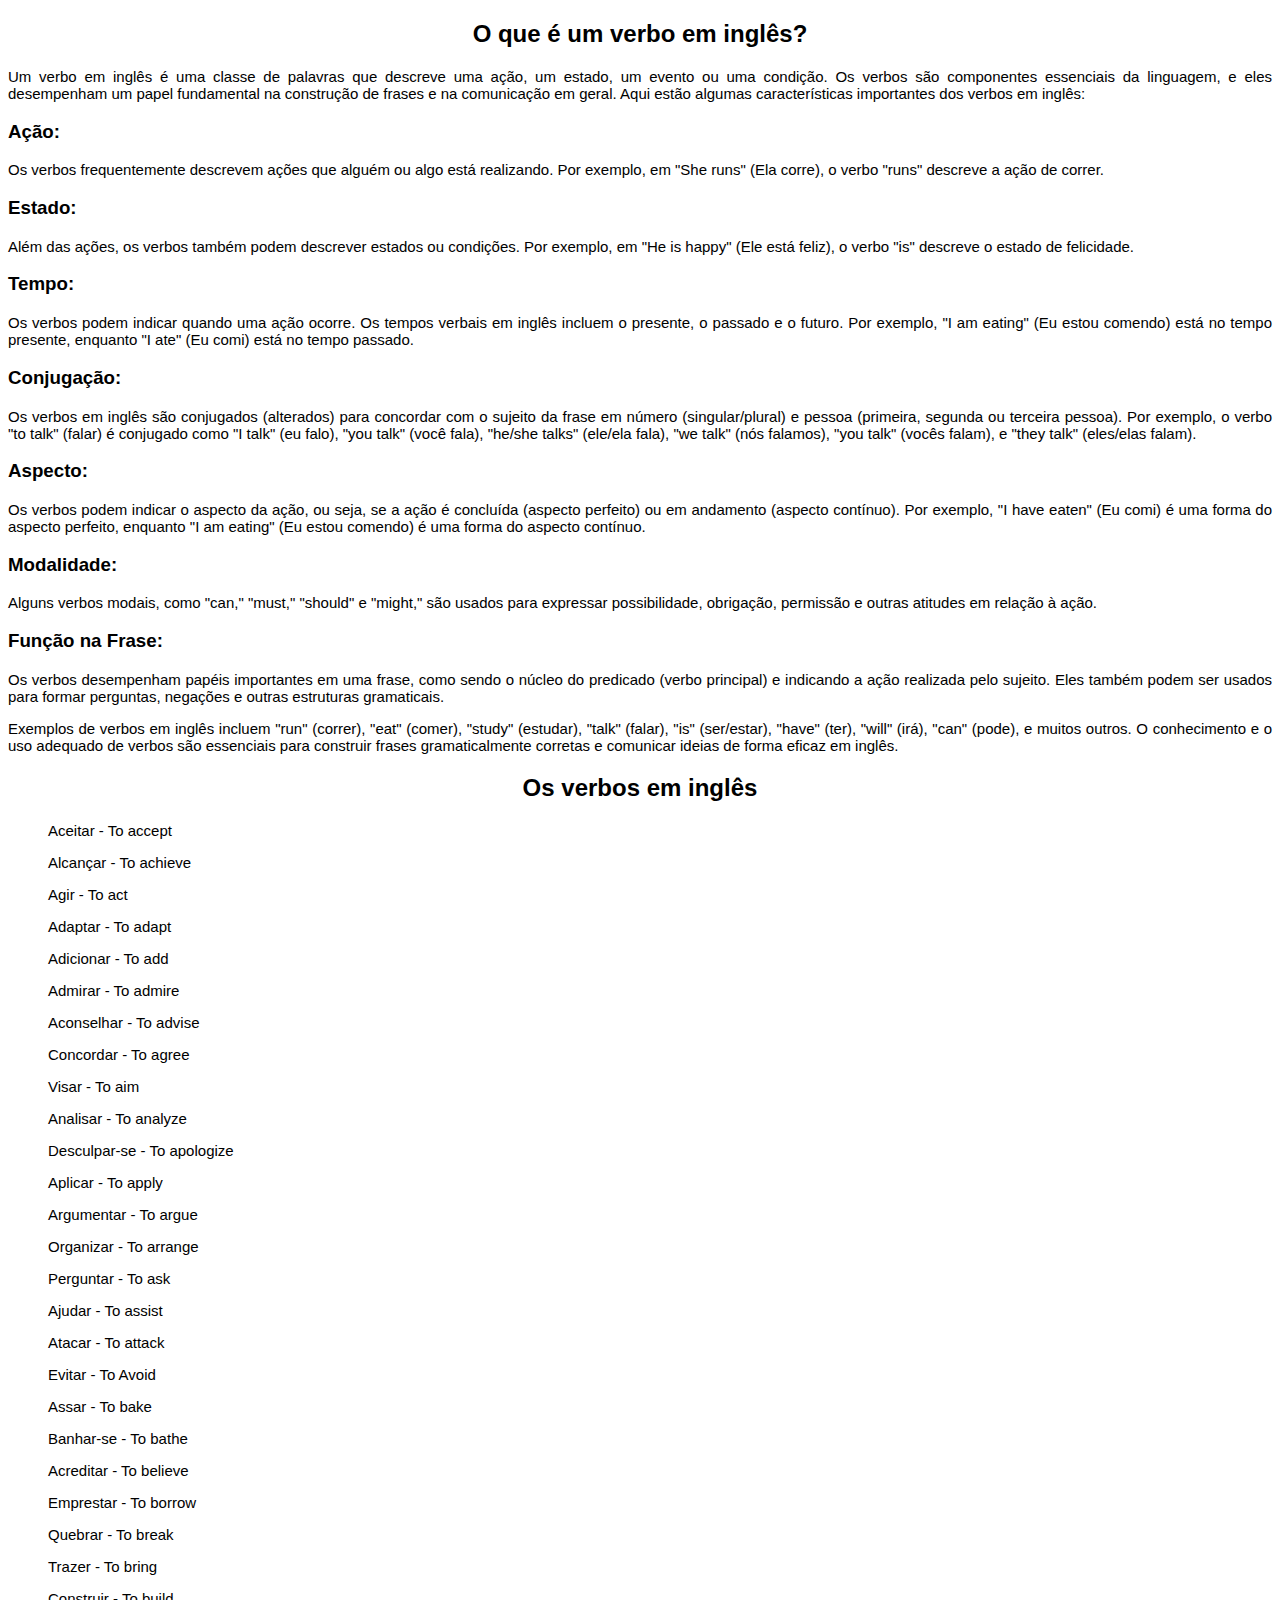
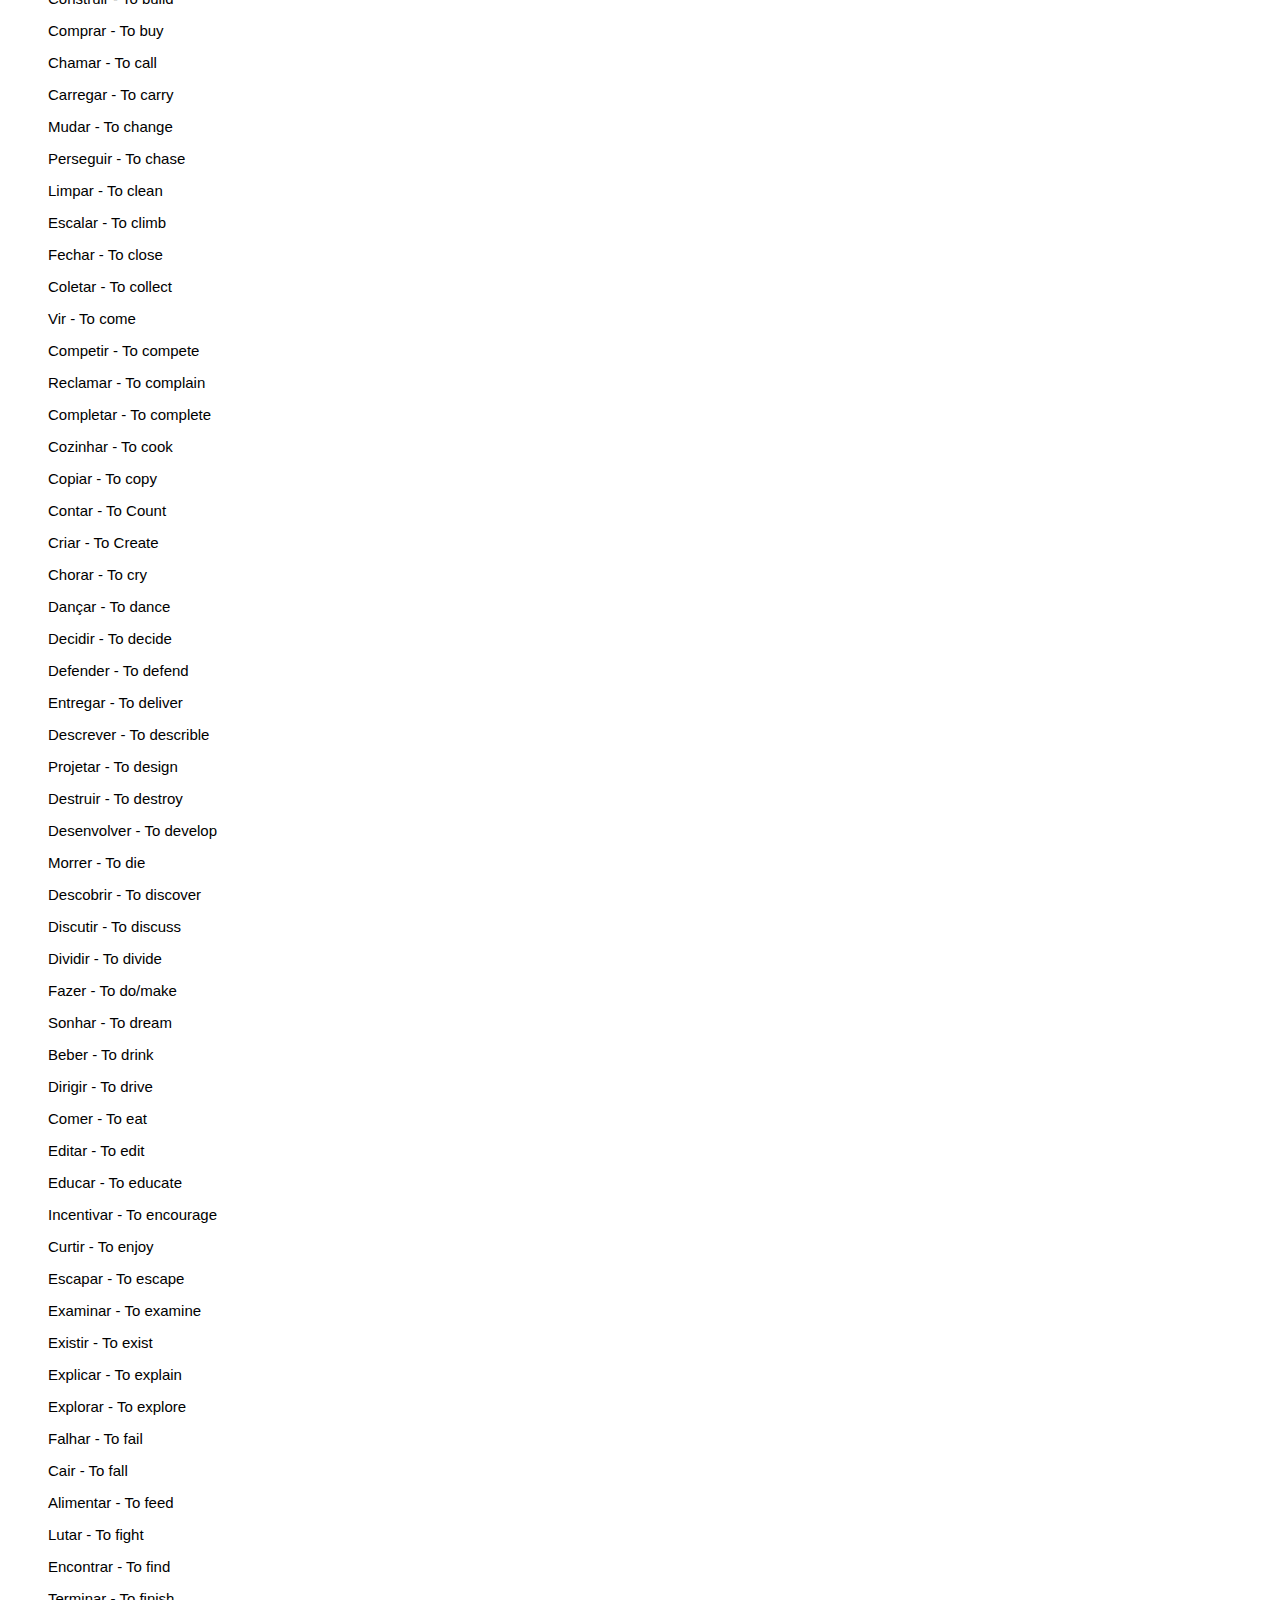
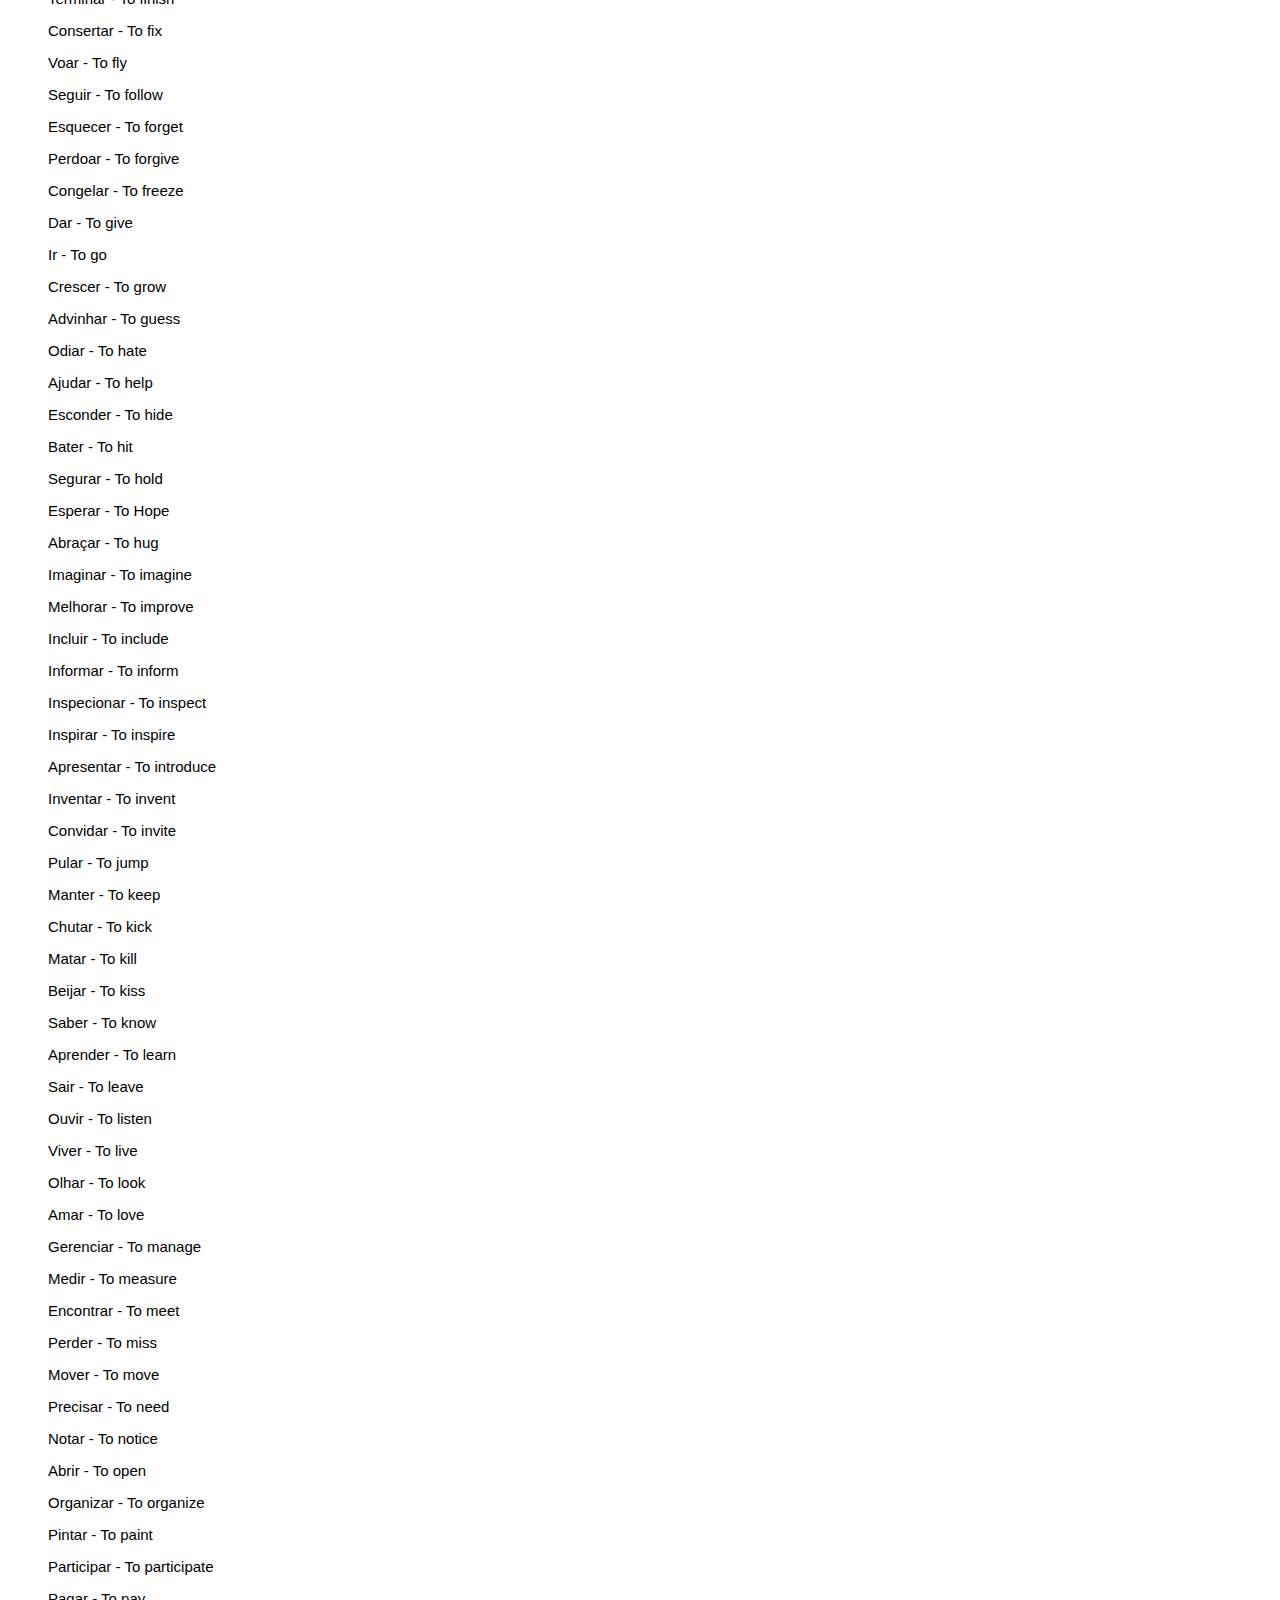
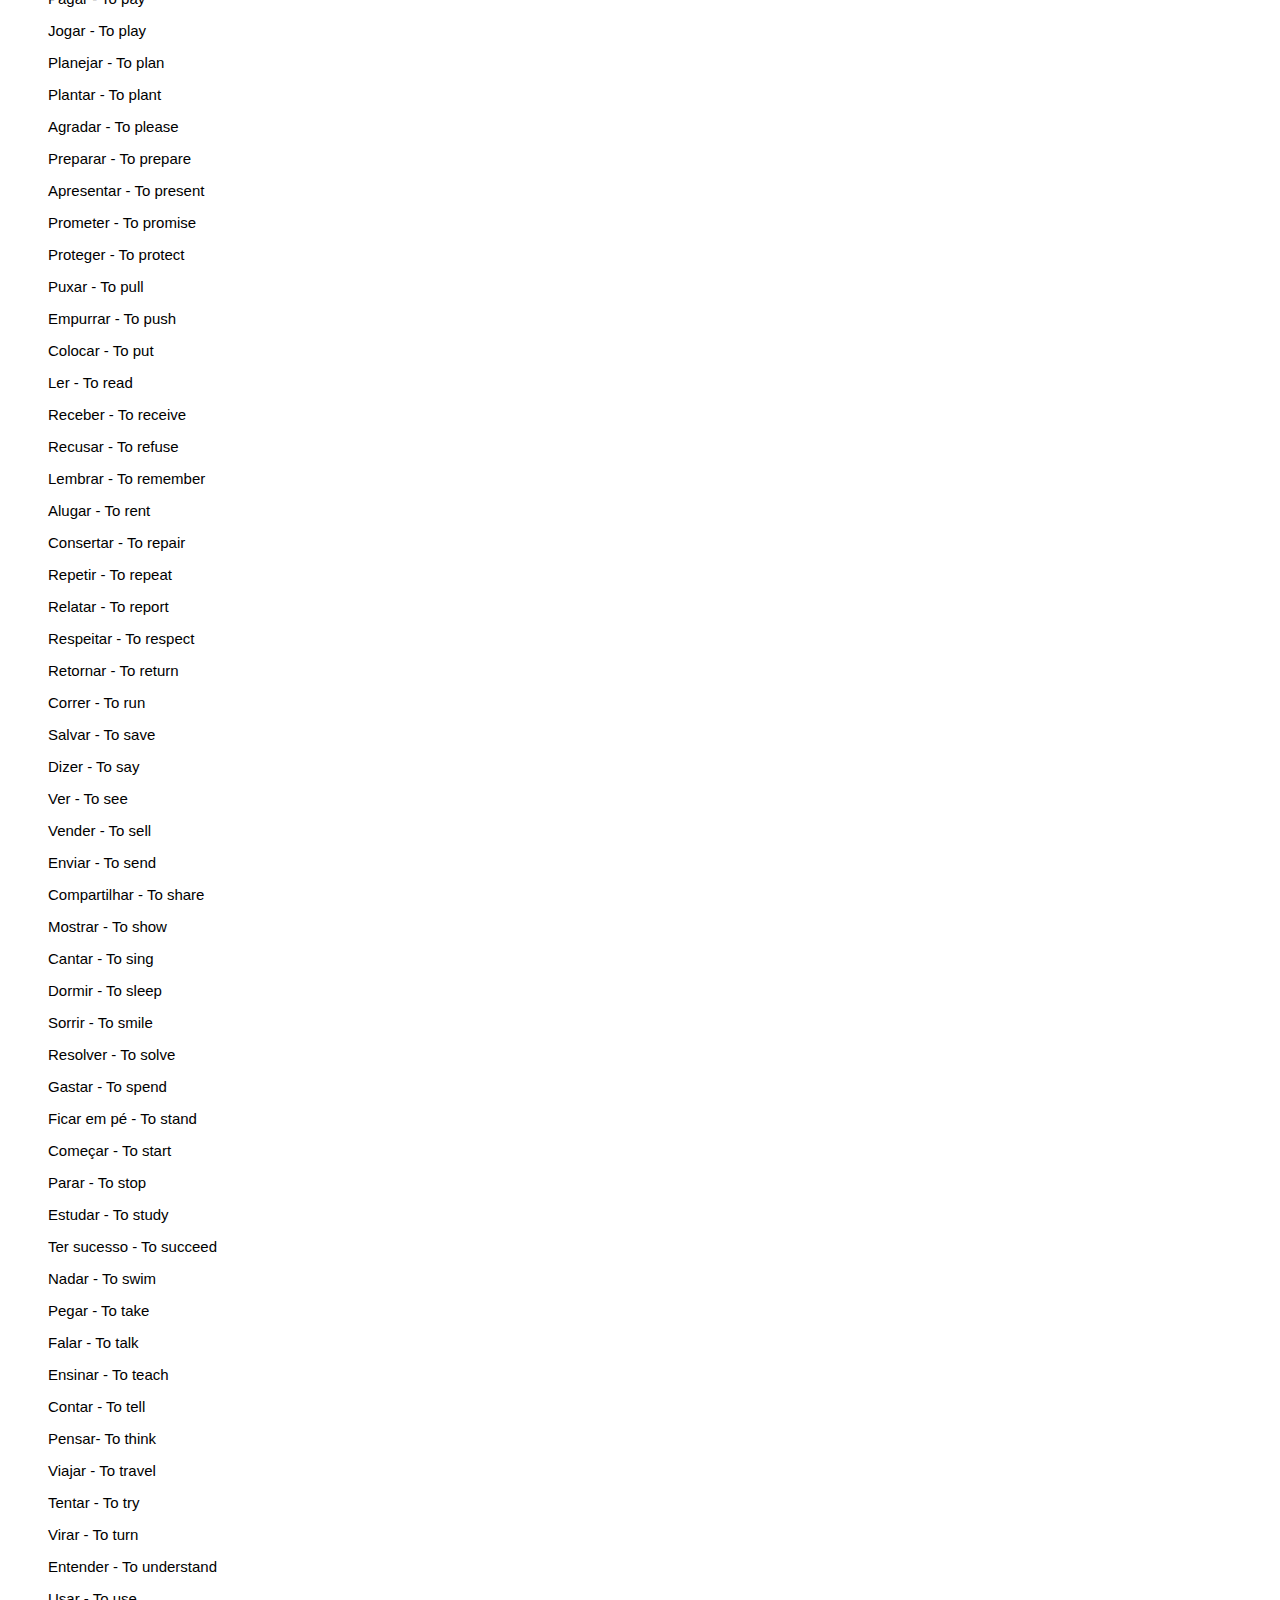
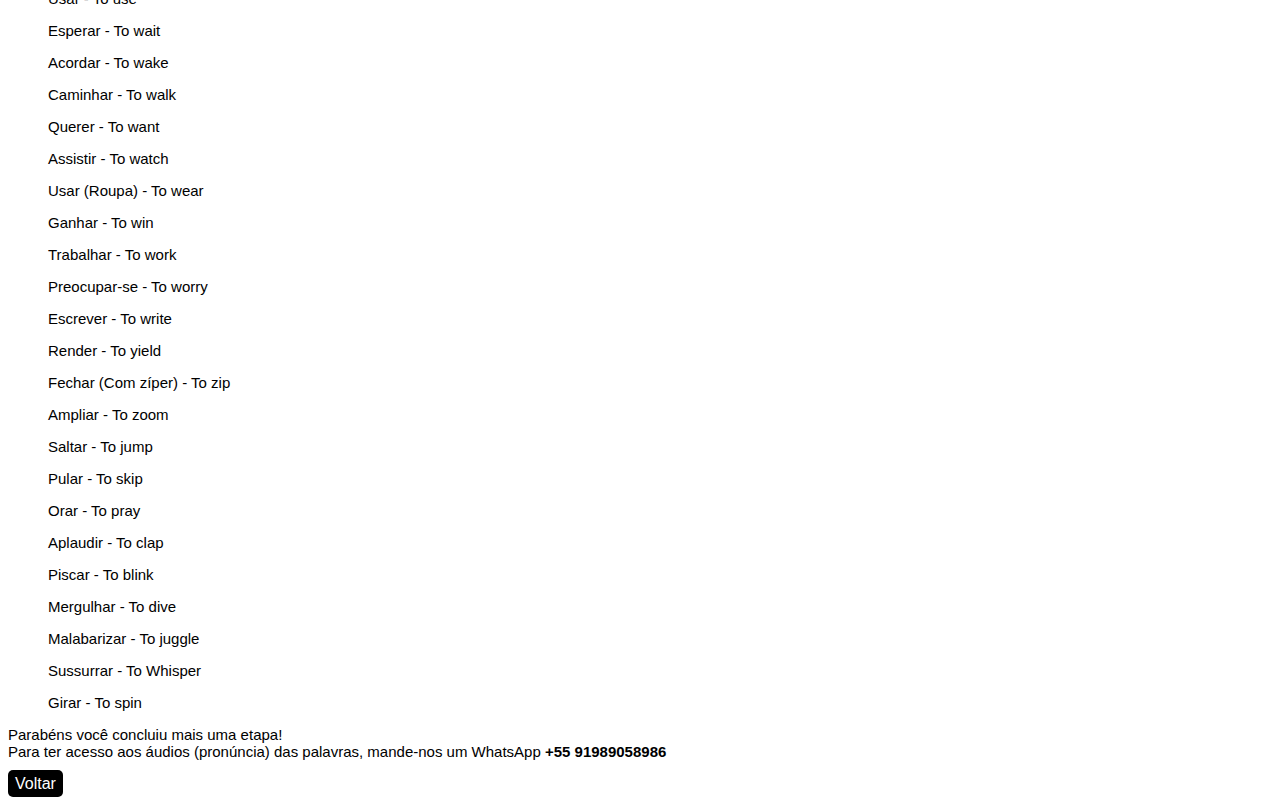
<file: verbs.html>
<!DOCTYPE html>
<html lang="en">
<head>
    <meta charset="UTF-8">
    <meta name="viewport" content="width=device-width, initial-scale=1.0">
    <title>Os verbos em inglês</title>
    <link rel="stylesheet" href="style02.css">
</head>
<body>
    <h2>O que é um verbo em inglês?</h2>
<p>
    Um verbo em inglês é uma classe de palavras que descreve uma ação, um estado, um evento ou uma condição.
    Os verbos são componentes essenciais da linguagem, e eles desempenham um papel fundamental na construção de frases
    e na comunicação em geral. Aqui estão algumas características importantes dos verbos em inglês:
</p>

<h3>Ação:</h3> 
<p>
    Os verbos frequentemente descrevem ações que alguém ou algo está realizando. Por exemplo, em "She runs" (Ela corre),
    o verbo "runs" descreve a ação de correr.
</p>

<h3>Estado:</h3> 
<p>
    Além das ações, os verbos também podem descrever estados ou condições. Por exemplo, em "He is happy" (Ele está feliz),
    o verbo "is" descreve o estado de felicidade.
</p>

<h3>Tempo:</h3> 
<p>
    Os verbos podem indicar quando uma ação ocorre. Os tempos verbais em inglês incluem o presente, o passado e o futuro.
    Por exemplo, "I am eating" (Eu estou comendo) está no tempo presente, enquanto "I ate" (Eu comi) está no tempo passado.
</p>

<h3>Conjugação:</h3> 
<p>
    Os verbos em inglês são conjugados (alterados) para concordar com o sujeito da frase em número (singular/plural)
    e pessoa (primeira, segunda ou terceira pessoa). Por exemplo, o verbo "to talk" (falar) é conjugado como "I talk" (eu falo),
    "you talk" (você fala), "he/she talks" (ele/ela fala), "we talk" (nós falamos), "you talk" (vocês falam),
    e "they talk" (eles/elas falam).
</p>

<h3>Aspecto:</h3> 
<p>
    Os verbos podem indicar o aspecto da ação, ou seja, se a ação é concluída (aspecto perfeito) ou em andamento
    (aspecto contínuo). Por exemplo, "I have eaten" (Eu comi) é uma forma do aspecto perfeito, enquanto "I am eating"
    (Eu estou comendo) é uma forma do aspecto contínuo.
</p>

<h3>Modalidade:</h3> 
<p>
    Alguns verbos modais, como "can," "must," "should" e "might," são usados para expressar possibilidade, obrigação,
    permissão e outras atitudes em relação à ação.
</p>

<h3>Função na Frase:</h3> 
<p>
    Os verbos desempenham papéis importantes em uma frase, como sendo o núcleo do predicado (verbo principal) e indicando
    a ação realizada pelo sujeito. Eles também podem ser usados para formar perguntas, negações e outras estruturas
    gramaticais.
</p>

<p>
    Exemplos de verbos em inglês incluem "run" (correr), "eat" (comer), "study" (estudar), "talk" (falar), "is" (ser/estar),
    "have" (ter), "will" (irá), "can" (pode), e muitos outros. O conhecimento e o uso adequado de verbos são essenciais para
    construir frases gramaticalmente corretas e comunicar ideias de forma eficaz em inglês.
</p>



<h2>Os verbos em inglês</h2>
<ul>Aceitar - To accept</ul> 
<ul>Alcançar - To achieve</ul>
<ul>Agir - To act</ul>
<ul>Adaptar - To adapt</ul>
<ul>Adicionar - To add</ul>
<ul>Admirar - To admire</ul>
<ul>Aconselhar - To advise</ul>
<ul>Concordar - To agree</ul>
<ul>Visar - To aim</ul>
<ul>Analisar - To analyze</ul>   
<ul>Desculpar-se - To apologize</ul> 
<ul>Aplicar - To apply</ul>
<ul>Argumentar - To argue</ul>
<ul>Organizar - To arrange</ul>
<ul>Perguntar - To ask</ul>
<ul>Ajudar - To assist</ul>
<ul>Atacar - To attack</ul>
<ul>Evitar - To Avoid</ul>
<ul>Assar - To bake</ul>
<ul>Banhar-se - To bathe</ul>   
<ul>Acreditar - To believe</ul> 
<ul>Emprestar - To borrow</ul>
<ul>Quebrar - To break</ul>
<ul>Trazer - To bring</ul>
<ul>Construir - To build</ul>
<ul>Comprar - To buy</ul>
<ul>Chamar - To call</ul>
<ul>Carregar - To carry</ul>
<ul>Mudar - To change</ul>
<ul>Perseguir - To chase</ul>   
<ul>Limpar - To clean</ul> 
<ul>Escalar - To climb</ul>
<ul>Fechar - To close</ul>
<ul>Coletar - To collect</ul>
<ul>Vir - To come</ul>
<ul>Competir - To compete</ul>
<ul>Reclamar - To complain</ul>
<ul>Completar - To complete</ul>
<ul>Cozinhar - To cook</ul>
<ul>Copiar - To copy</ul>   
<ul>Contar - To Count</ul> 
<ul>Criar - To Create</ul>
<ul>Chorar - To cry</ul>
<ul>Dançar - To dance</ul>
<ul>Decidir - To decide</ul>
<ul>Defender - To defend</ul>
<ul>Entregar - To deliver</ul>
<ul>Descrever - To describle</ul>
<ul>Projetar - To design</ul>
<ul>Destruir - To destroy</ul> 
<ul>Desenvolver - To develop</ul>  
<ul>Morrer - To die</ul>
<ul>Descobrir - To discover</ul>
<ul>Discutir - To discuss</ul>
<ul>Dividir - To divide</ul>
<ul>Fazer - To do/make</ul>
<ul>Sonhar - To dream</ul>
<ul>Beber - To drink</ul>
<ul>Dirigir - To drive</ul>
<ul>Comer - To eat</ul>
<ul>Editar - To edit</ul>  
<ul>Educar - To educate</ul>
<ul>Incentivar - To encourage</ul>
<ul>Curtir - To enjoy</ul>
<ul>Escapar - To escape</ul>
<ul>Examinar - To examine</ul>
<ul>Existir - To exist</ul>
<ul>Explicar - To explain</ul>
<ul>Explorar - To explore</ul>
<ul>Falhar - To fail</ul>
<ul>Cair - To fall</ul>  
<ul>Alimentar - To feed</ul>
<ul>Lutar - To fight</ul>
<ul>Encontrar - To find</ul>
<ul>Terminar - To finish</ul>
<ul>Consertar - To fix</ul>
<ul>Voar - To fly</ul>
<ul>Seguir - To follow</ul>
<ul>Esquecer - To forget</ul>
<ul>Perdoar - To forgive</ul>
<ul>Congelar - To freeze</ul>  
<ul>Dar - To give</ul>
<ul>Ir - To go</ul>
<ul>Crescer - To grow</ul>
<ul>Advinhar - To guess</ul>
<ul>Odiar - To hate</ul>
<ul>Ajudar - To help</ul>
<ul>Esconder - To hide</ul>
<ul>Bater - To hit</ul>
<ul>Segurar - To hold</ul>
<ul>Esperar - To Hope</ul>  
<ul>Abraçar - To hug</ul>
<ul>Imaginar - To imagine</ul>
<ul>Melhorar - To improve</ul>
<ul>Incluir - To include</ul>
<ul>Informar - To inform</ul>
<ul>Inspecionar - To inspect</ul>
<ul>Inspirar - To inspire</ul>
<ul>Apresentar - To introduce</ul>
<ul>Inventar - To invent</ul>
<ul>Convidar - To invite</ul>
<ul>Pular - To jump</ul>
<ul>Manter - To keep</ul>
<ul>Chutar - To kick</ul>
<ul>Matar - To kill</ul>
<ul>Beijar - To kiss</ul>
<ul>Saber - To know</ul>
<ul>Aprender - To learn</ul>
<ul>Sair - To leave</ul>
<ul>Ouvir - To listen</ul>
<ul>Viver - To live</ul>
<ul>Olhar - To look</ul>
<ul>Amar - To love</ul>
<ul>Gerenciar - To manage</ul>
<ul>Medir - To measure</ul>
<ul>Encontrar - To meet</ul>
<ul>Perder - To miss</ul>
<ul>Mover - To move</ul>
<ul>Precisar - To need</ul>
<ul>Notar - To notice</ul>
<ul>Abrir - To open</ul>
<ul>Organizar - To organize</ul>
<ul>Pintar - To paint</ul>
<ul>Participar - To participate</ul>
<ul>Pagar - To pay</ul>
<ul>Jogar - To play</ul>
<ul>Planejar - To plan</ul>
<ul>Plantar - To plant</ul>
<ul>Agradar - To please</ul>
<ul>Preparar - To prepare</ul>
<ul>Apresentar - To present</ul>
<ul>Prometer - To promise</ul>
<ul>Proteger - To protect</ul>
<ul>Puxar - To pull</ul>
<ul>Empurrar - To push</ul>
<ul>Colocar - To put</ul>
<ul>Ler - To read</ul>
<ul>Receber - To receive</ul>
<ul>Recusar - To refuse</ul>
<ul>Lembrar - To remember</ul>
<ul>Alugar - To rent</ul>
<ul>Consertar - To repair</ul>
<ul>Repetir - To repeat</ul>
<ul>Relatar - To report</ul>
<ul>Respeitar - To respect</ul>
<ul>Retornar - To return</ul>
<ul>Correr - To run</ul>
<ul>Salvar - To save</ul>
<ul>Dizer - To say</ul>
<ul>Ver - To see</ul>
<ul>Vender - To sell</ul>
<ul>Enviar - To send</ul>
<ul>Compartilhar - To share</ul>
<ul>Mostrar - To show</ul>
<ul>Cantar - To sing</ul>
<ul>Dormir - To sleep</ul>
<ul>Sorrir - To smile</ul>
<ul>Resolver - To solve</ul>
<ul>Gastar - To spend</ul>
<ul>Ficar em pé - To stand</ul>
<ul>Começar - To start</ul>
<ul>Parar - To stop</ul>
<ul>Estudar - To study</ul>
<ul>Ter sucesso - To succeed</ul>
<ul>Nadar - To swim</ul>
<ul>Pegar - To take</ul>
<ul>Falar - To talk</ul>
<ul>Ensinar - To teach</ul>
<ul>Contar - To tell</ul>
<ul>Pensar- To think</ul>
<ul>Viajar - To travel</ul>
<ul>Tentar - To try</ul>
<ul>Virar - To turn</ul>
<ul>Entender - To understand</ul>
<ul>Usar - To use</ul>
<ul>Esperar - To wait</ul>
<ul>Acordar - To wake</ul>
<ul>Caminhar - To walk</ul>
<ul>Querer - To want</ul>
<ul>Assistir - To watch</ul>
<ul>Usar (Roupa) - To wear</ul>
<ul>Ganhar - To win</ul>
<ul>Trabalhar - To work</ul>
<ul>Preocupar-se - To worry</ul>
<ul>Escrever - To write</ul>
<ul>Render - To yield</ul>
<ul>Fechar (Com zíper) - To zip</ul>
<ul>Ampliar - To zoom</ul>
<ul>Saltar - To jump</ul>
<ul>Pular - To skip</ul>
<ul>Orar - To pray</ul>
<ul>Aplaudir - To clap</ul>
<ul>Piscar - To blink</ul>
<ul>Mergulhar - To dive</ul>
<ul>Malabarizar - To juggle</ul>
<ul>Sussurrar - To Whisper</ul>
<ul>Girar - To spin</ul>

<p>Parabéns você concluiu mais uma etapa!<br>
Para ter acesso aos áudios (pronúncia) das palavras, mande-nos um WhatsApp <strong>+55 91989058986</strong></p>
<a href="vocabulary.html">Voltar</a>
</body>
</html>
</file>
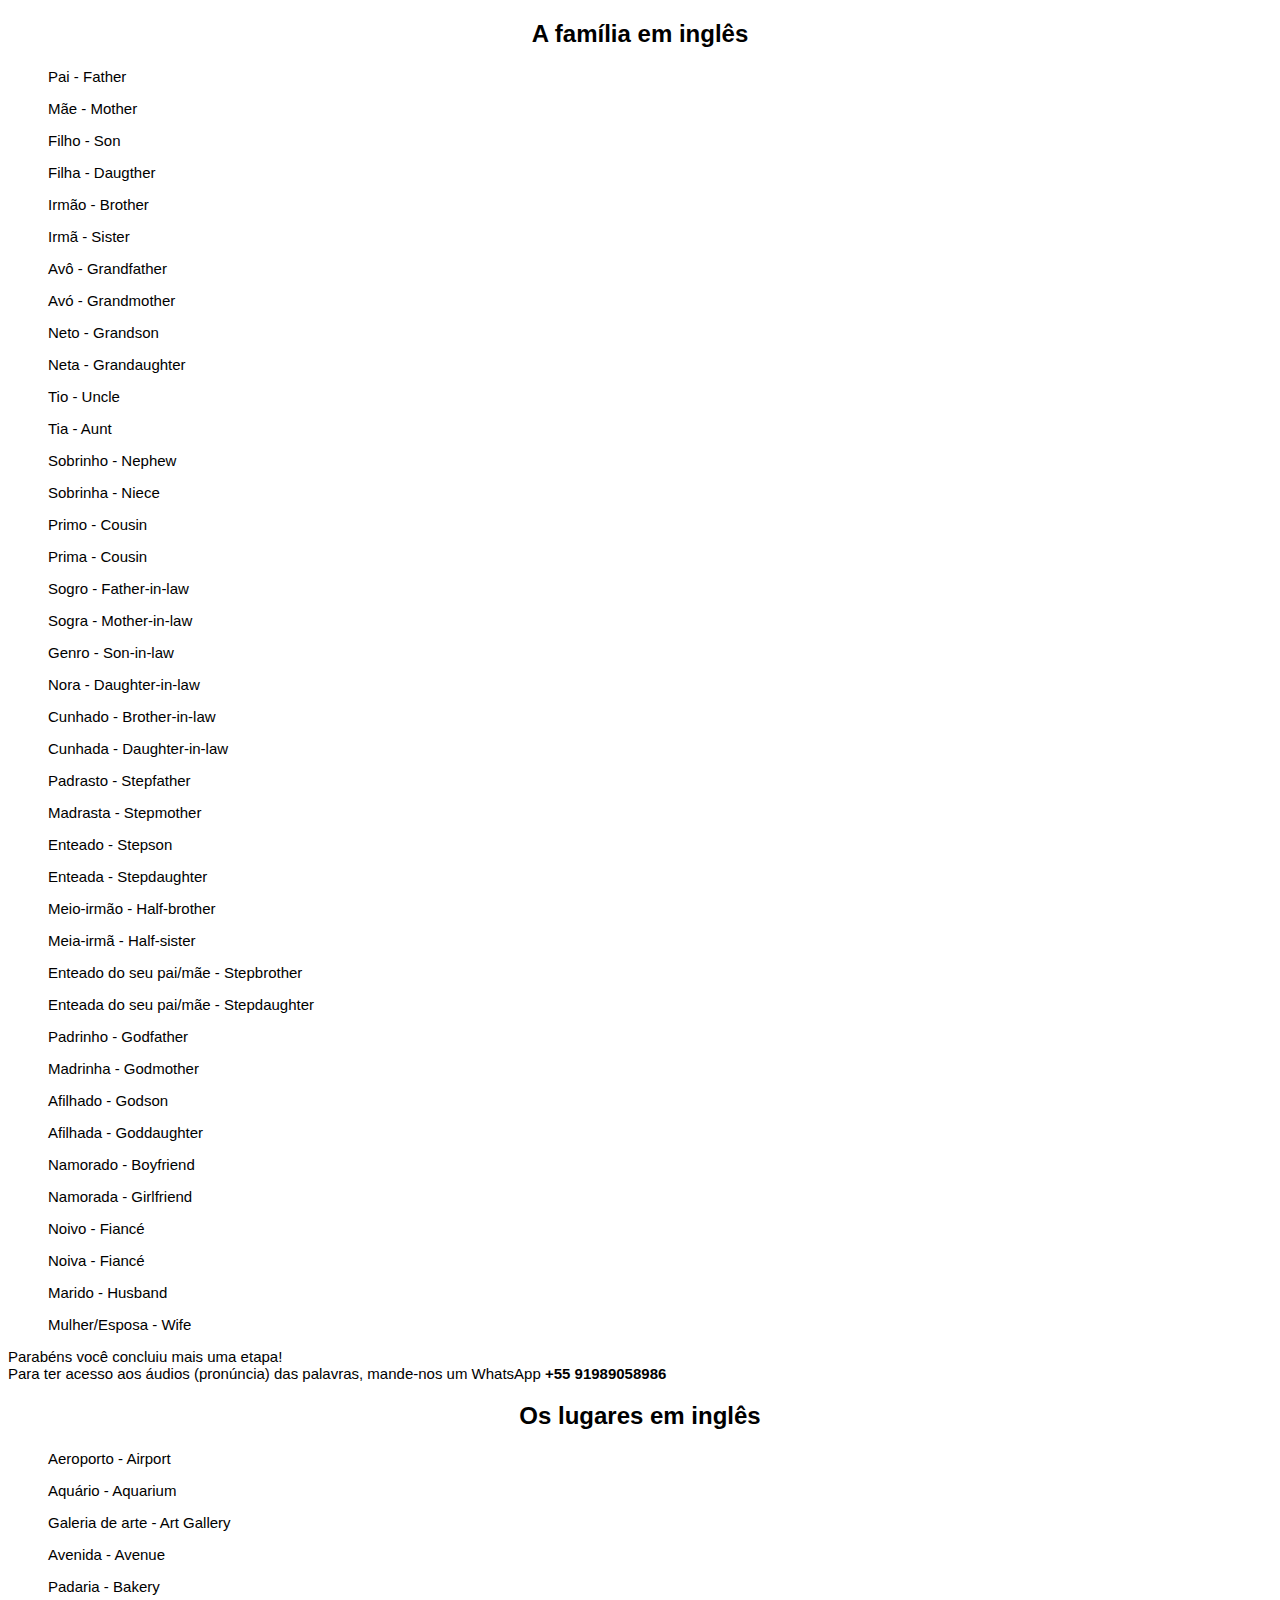
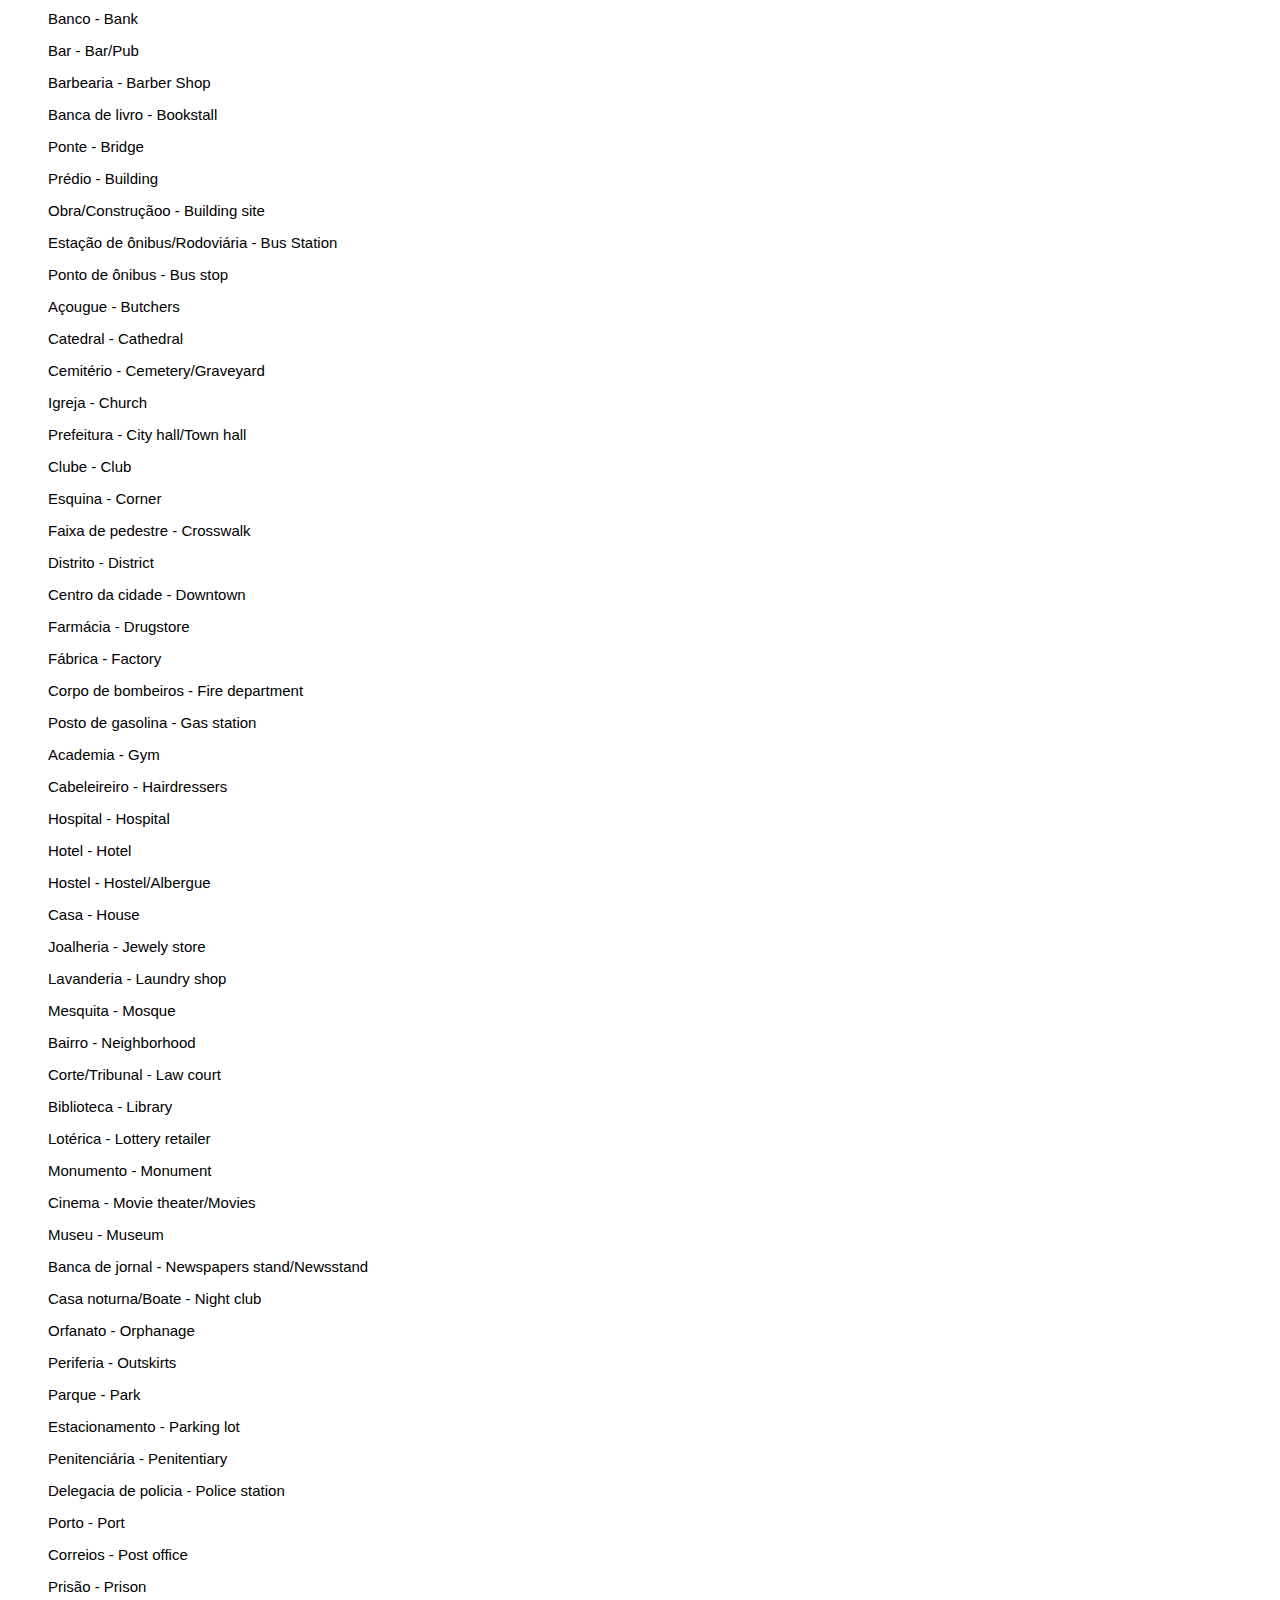
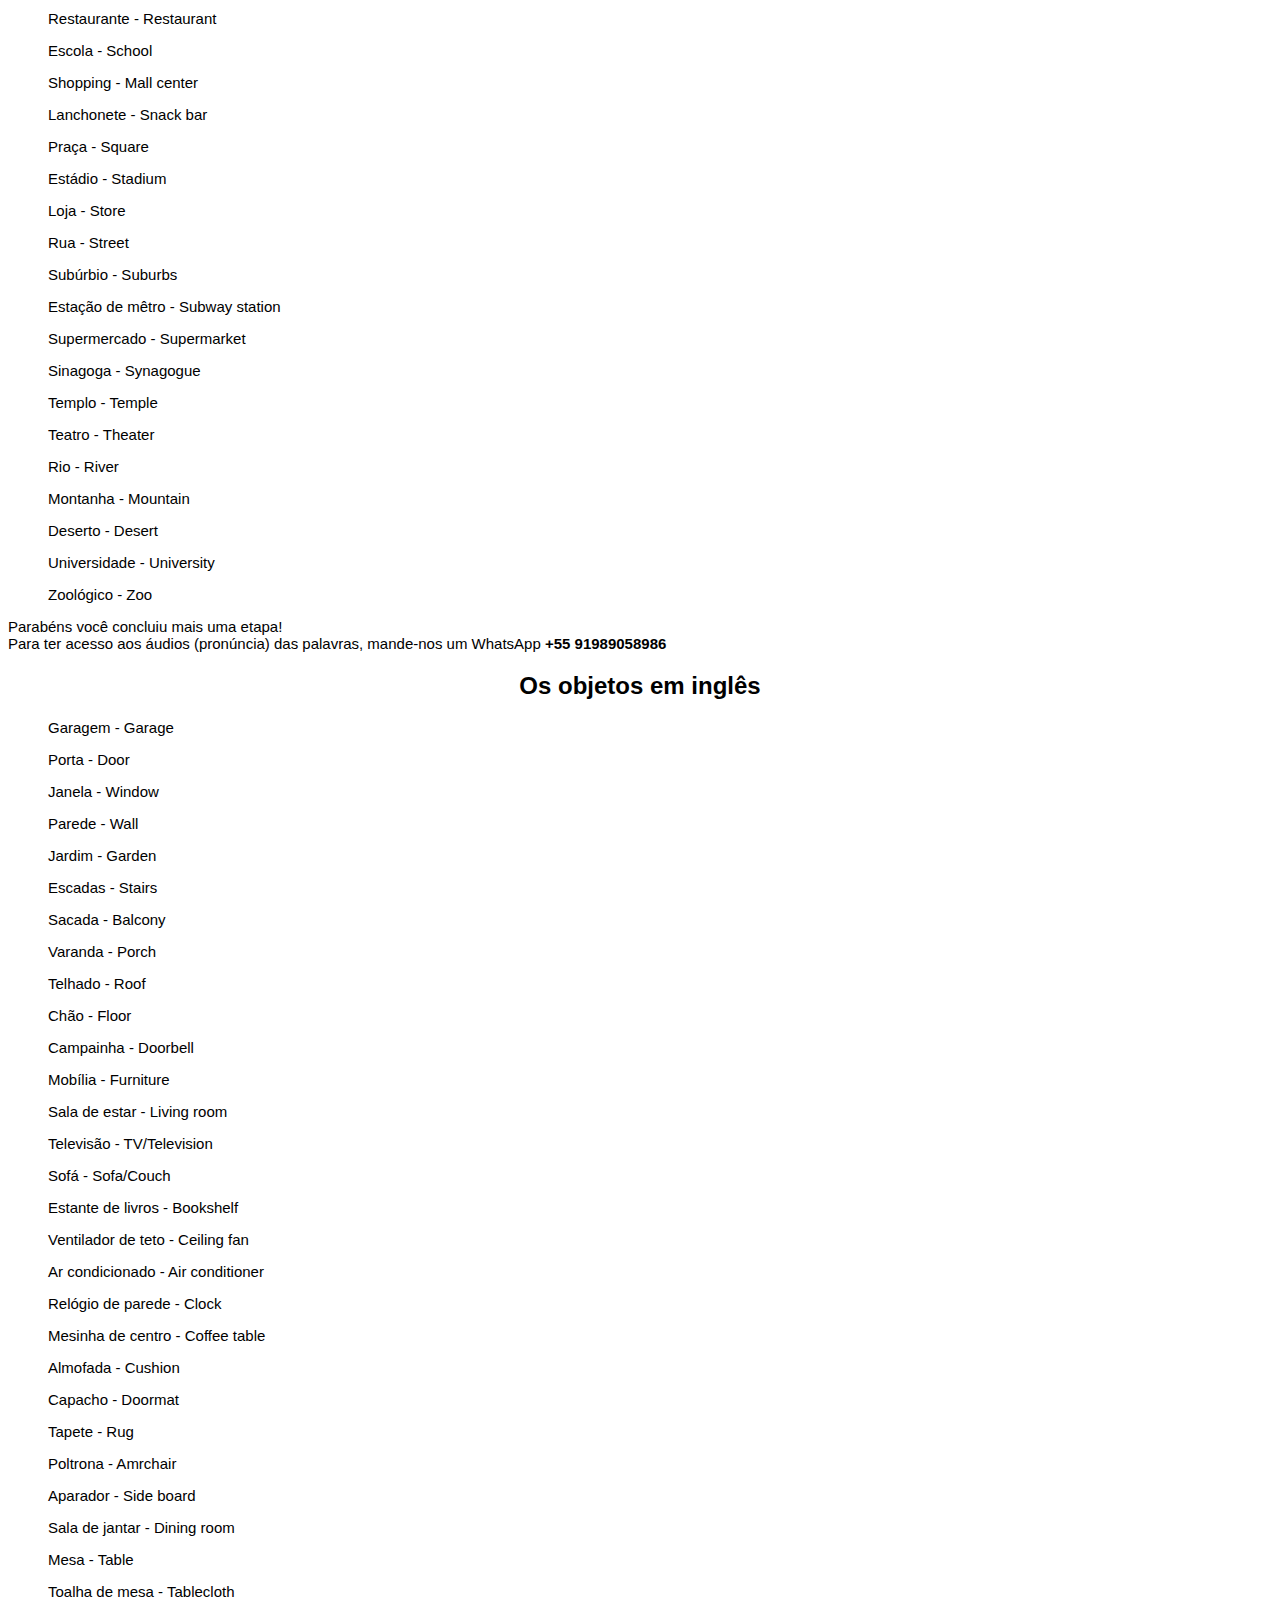
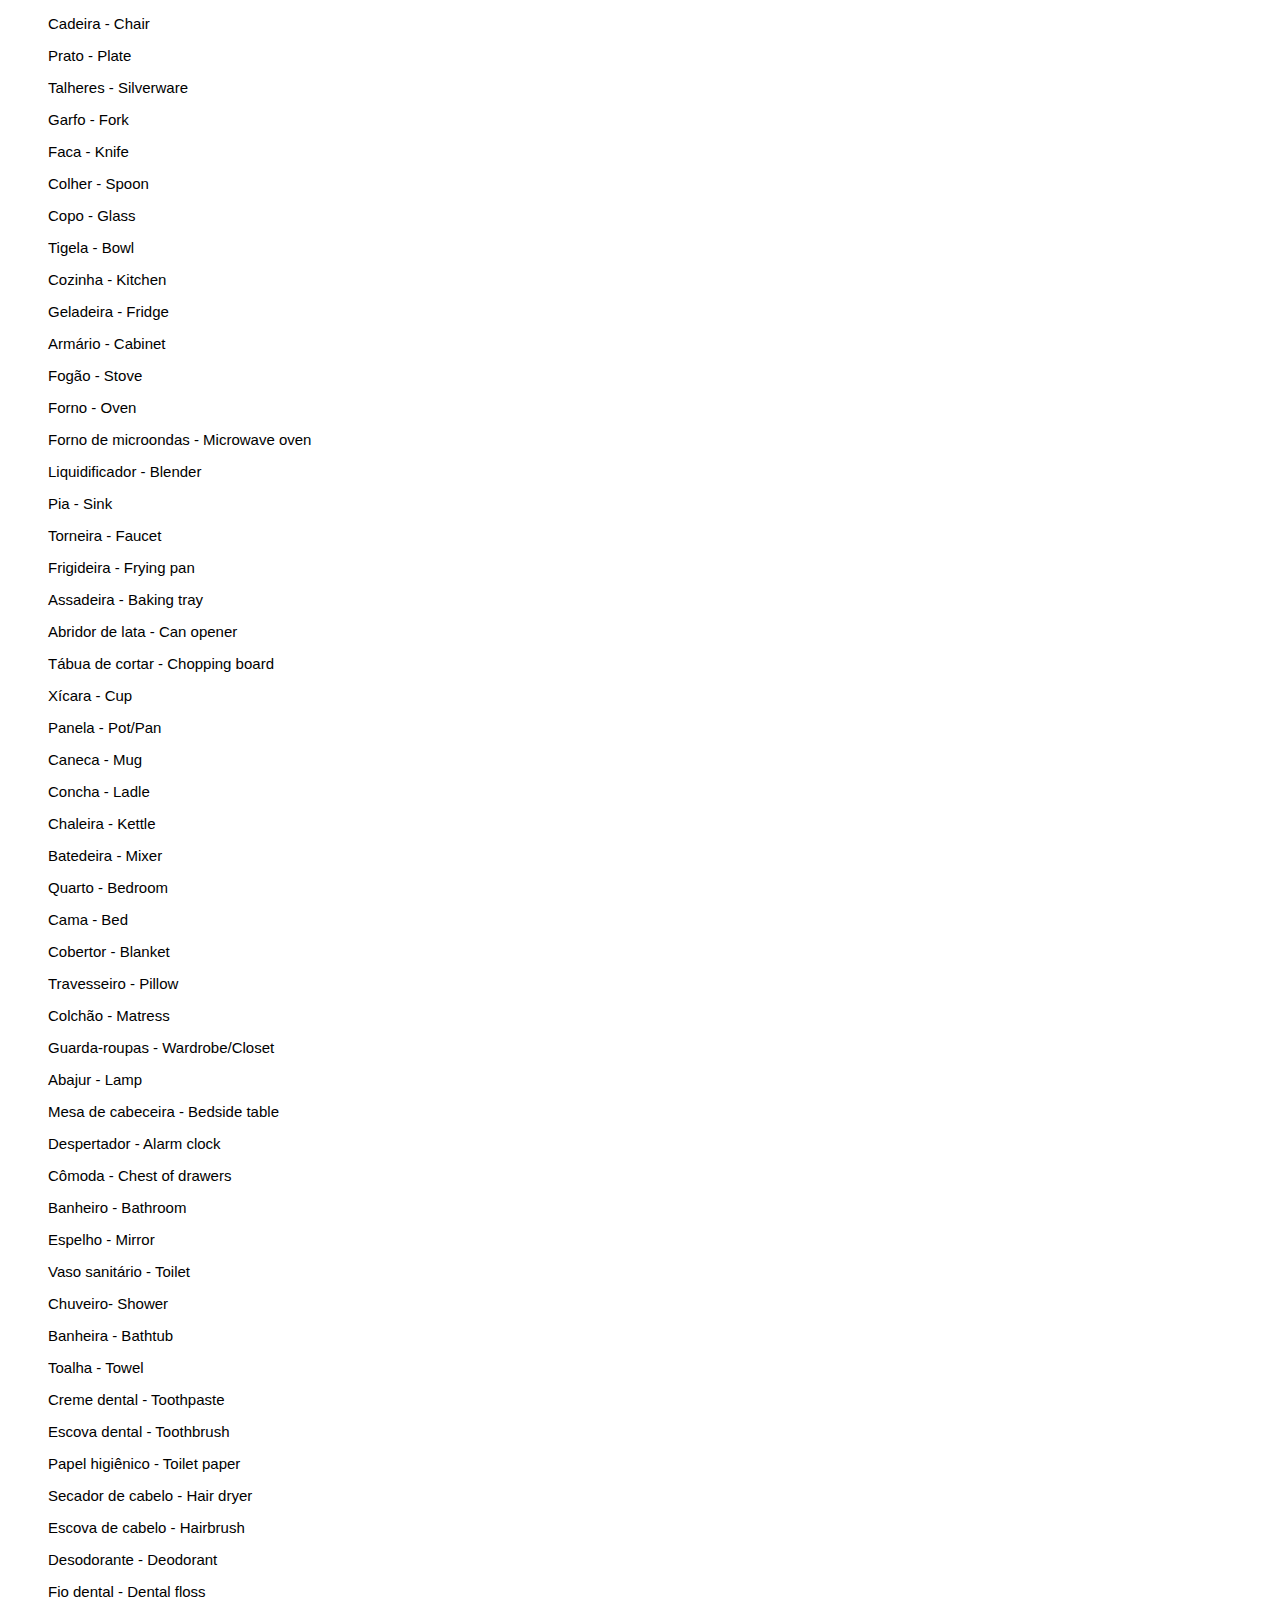
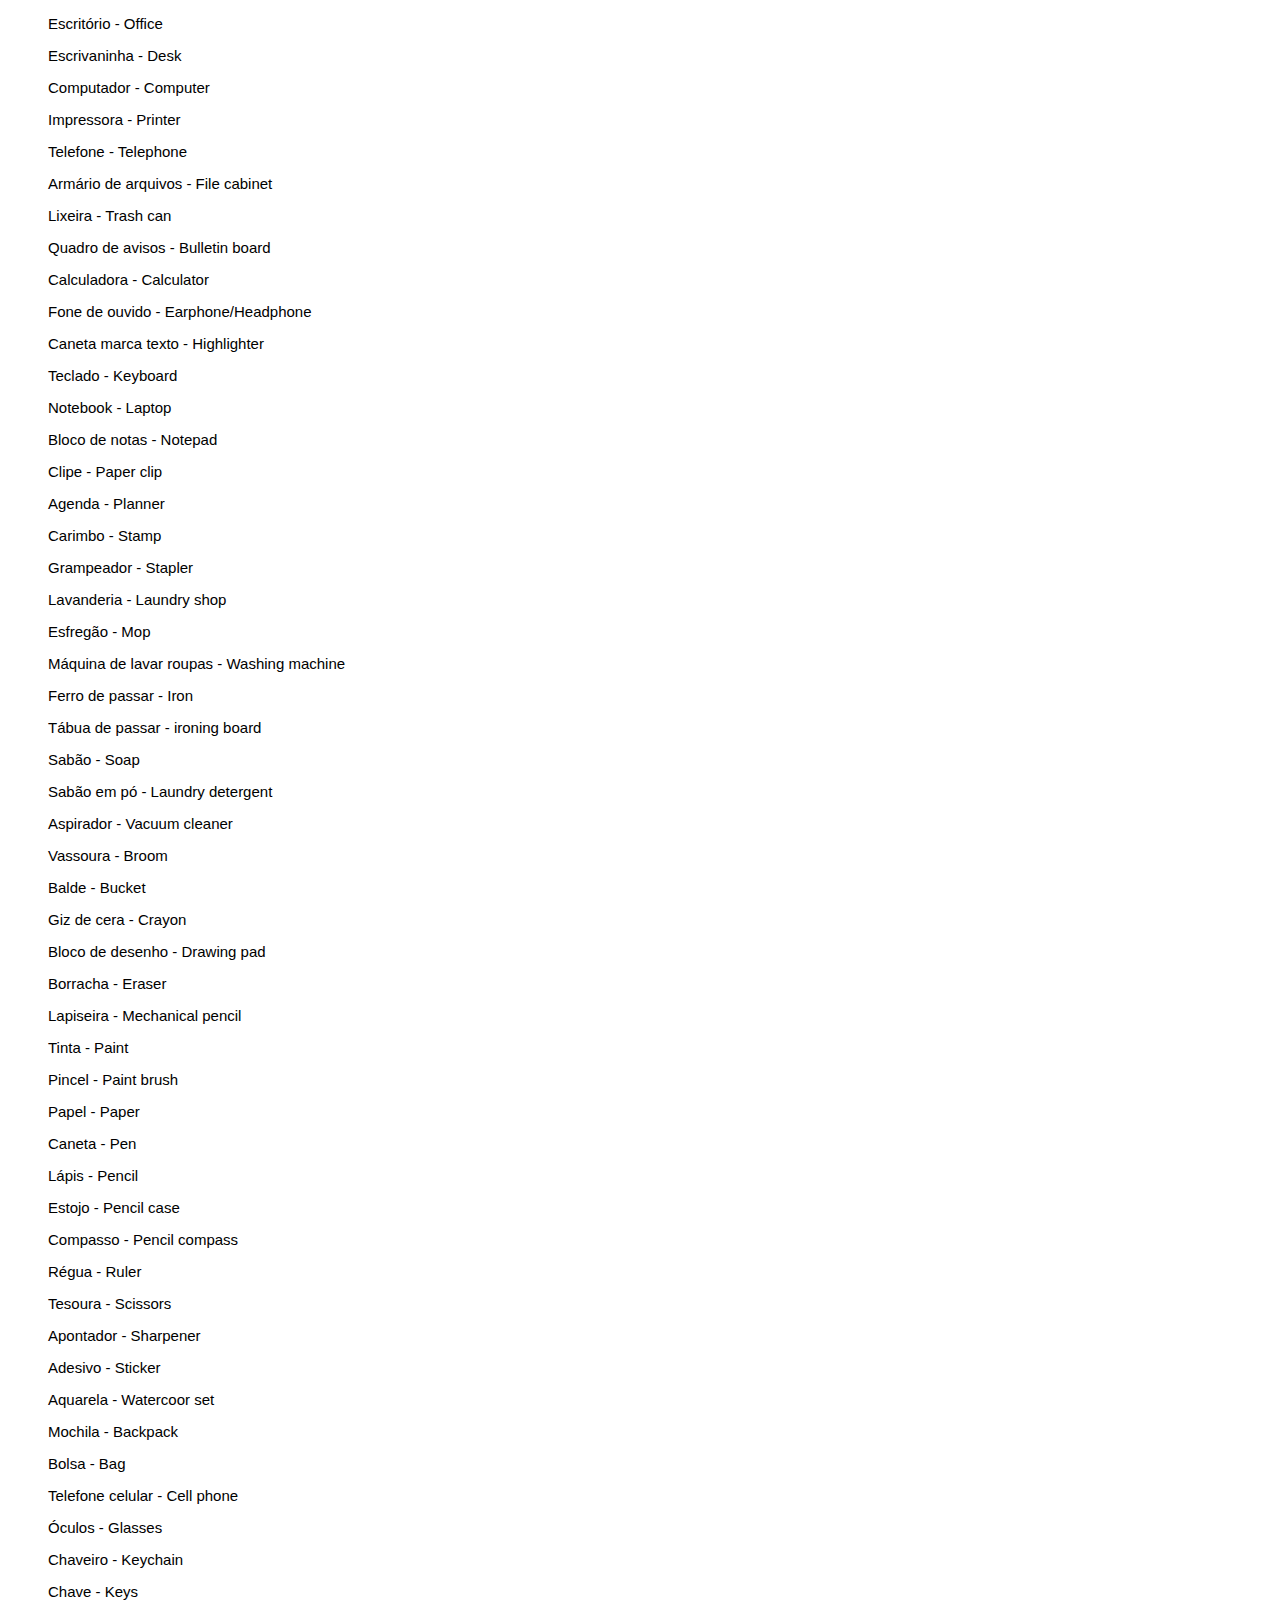
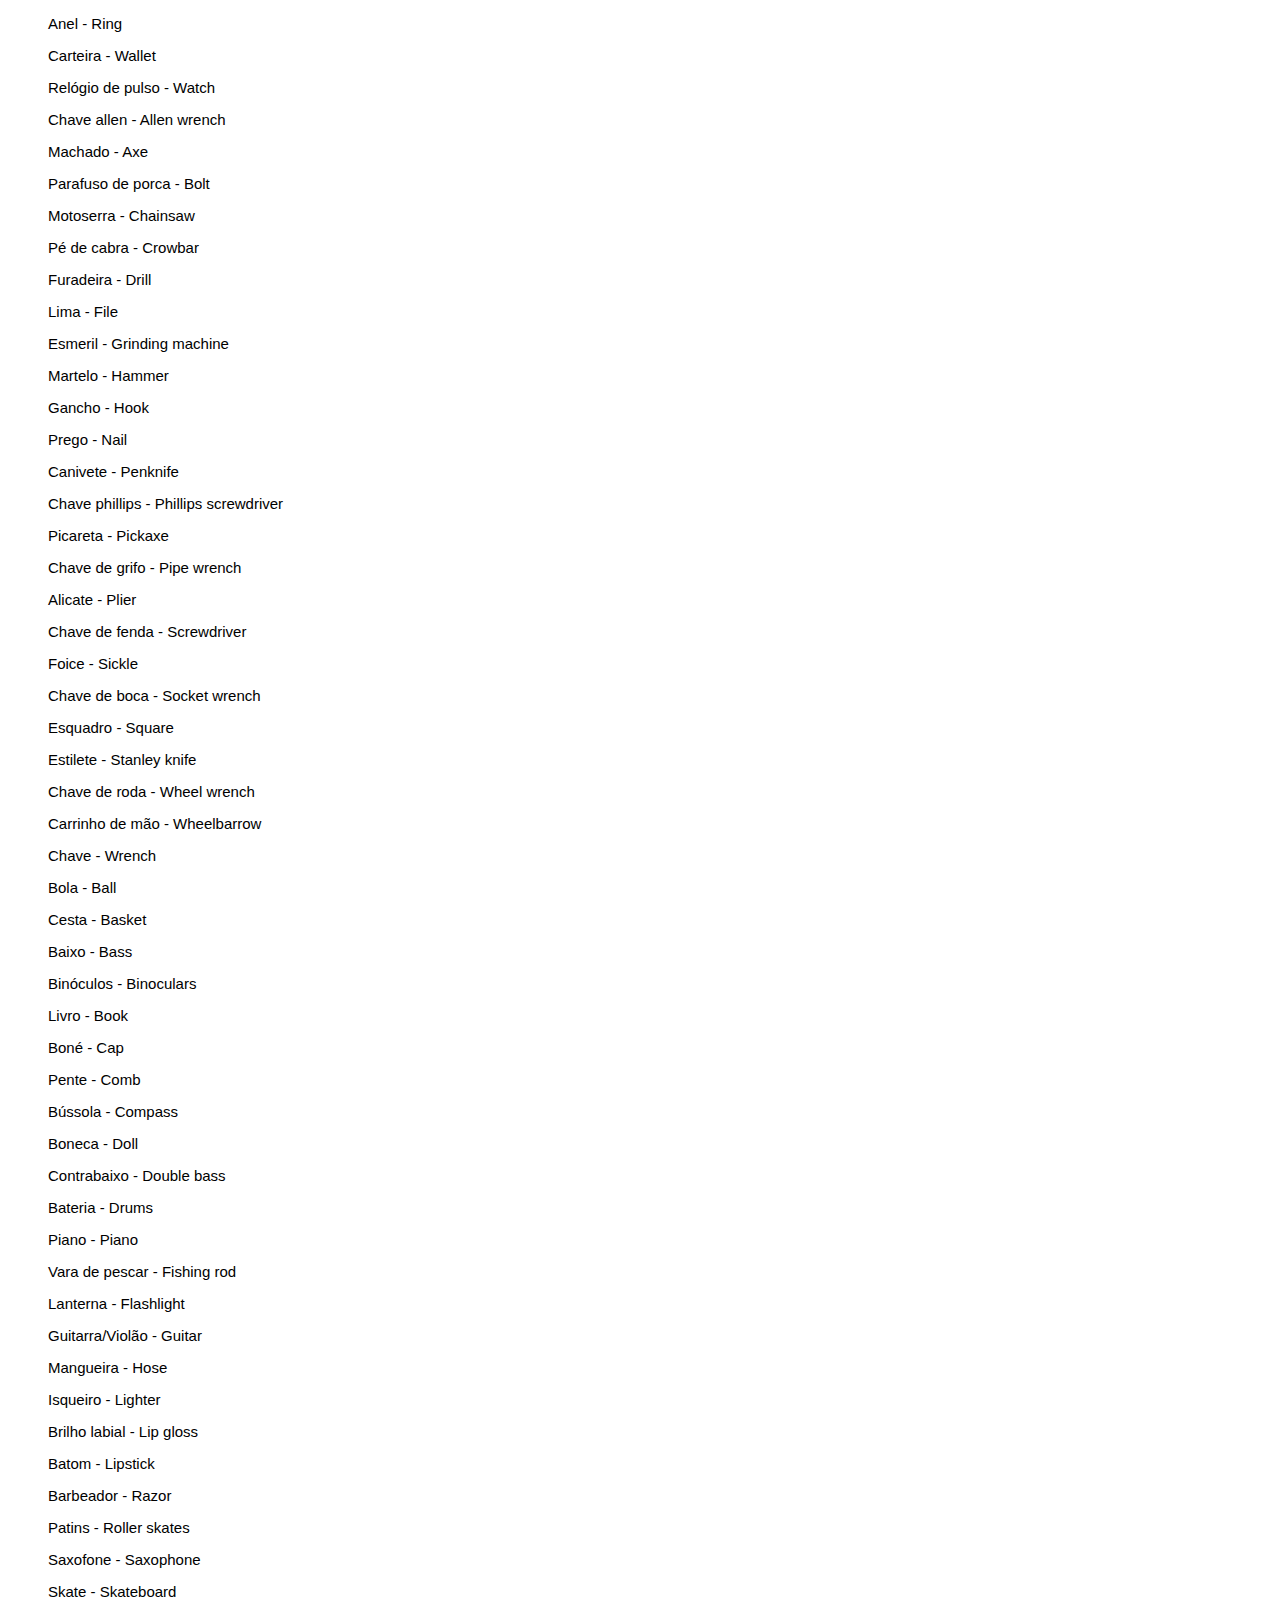
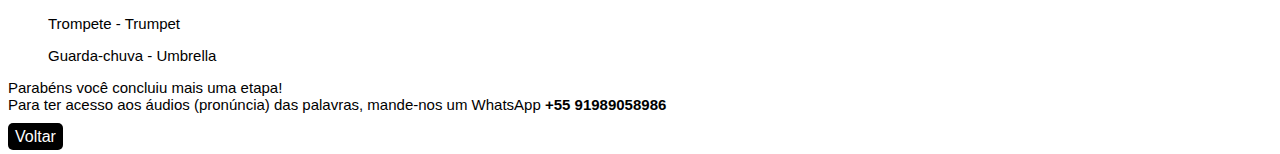
<file: vocab1.html>
<!DOCTYPE html>
<html lang="en">
<head>
    <meta charset="UTF-8">
    <meta name="viewport" content="width=device-width, initial-scale=1.0">
    <title>Os substantivos em inglês</title>
    <link rel="stylesheet" href="style02.css">
</head>
<body>
<h2>A família em inglês</h2>
<ul>Pai - Father</ul>
<ul>Mãe - Mother</ul>
<ul>Filho - Son</ul>
<ul>Filha - Daugther</ul>
<ul>Irmão - Brother</ul>
<ul>Irmã - Sister</ul>
<ul>Avô - Grandfather</ul>
<ul>Avó - Grandmother</ul>
<ul>Neto - Grandson</ul>
<ul>Neta - Grandaughter</ul>
<ul>Tio - Uncle</ul>
<ul>Tia - Aunt</ul>
<ul>Sobrinho - Nephew</ul>
<ul>Sobrinha - Niece</ul>
<ul>Primo - Cousin</ul>
<ul>Prima - Cousin</ul>
<ul>Sogro - Father-in-law</ul>
<ul>Sogra - Mother-in-law</ul>
<ul>Genro - Son-in-law</ul>
<ul>Nora - Daughter-in-law</ul>
<ul>Cunhado - Brother-in-law</ul>
<ul>Cunhada - Daughter-in-law</ul>
<ul>Padrasto - Stepfather</ul>
<ul>Madrasta - Stepmother</ul>
<ul>Enteado - Stepson</ul>
<ul>Enteada - Stepdaughter</ul>
<ul>Meio-irmão - Half-brother</ul>
<ul>Meia-irmã - Half-sister</ul>
<ul>Enteado do seu pai/mãe - Stepbrother</ul>
<ul>Enteada do seu pai/mãe - Stepdaughter</ul>
<ul>Padrinho - Godfather</ul>
<ul>Madrinha - Godmother</ul>
<ul>Afilhado - Godson</ul>
<ul>Afilhada - Goddaughter</ul>
<ul>Namorado - Boyfriend</ul>
<ul>Namorada - Girlfriend</ul>
<ul>Noivo - Fiancé</ul>
<ul>Noiva - Fiancé</ul>
<ul>Marido - Husband</ul>
<ul>Mulher/Esposa - Wife</ul>
<p>Parabéns você concluiu mais uma etapa!<br>
Para ter acesso aos áudios (pronúncia) das palavras, mande-nos um WhatsApp <strong>+55 91989058986</strong></p>

<h2>Os lugares em inglês</h2>  
<ul>Aeroporto - Airport</ul>
<ul>Aquário - Aquarium</ul> 
<ul>Galeria de arte - Art Gallery</ul>
<ul>Avenida - Avenue</ul>
<ul>Padaria - Bakery</ul>
<ul>Banco - Bank</ul>
<ul>Bar - Bar/Pub</ul>
<ul>Barbearia - Barber Shop</ul> 
<ul>Banca de livro - Bookstall</ul>
<ul>Ponte - Bridge</ul>
<ul>Prédio - Building</ul>
<ul>Obra/Construçãoo - Building site</ul>
<ul>Estação de ônibus/Rodoviária - Bus Station</ul> 
<ul>Ponto de ônibus - Bus stop</ul> 
<ul>Açougue - Butchers</ul> 
<ul>Catedral - Cathedral</ul> 
<ul>Cemitério - Cemetery/Graveyard</ul>
<ul>Igreja - Church</ul> 
<ul>Prefeitura - City hall/Town hall</ul>
<ul>Clube - Club</ul> 
<ul>Esquina - Corner</ul>
<ul>Faixa de pedestre - Crosswalk</ul>
<ul>Distrito - District</ul> 
<ul>Centro da cidade - Downtown</ul> 
<ul>Farmácia - Drugstore</ul>
<ul>Fábrica - Factory</ul>
<ul>Corpo de bombeiros - Fire department</ul>
<ul>Posto de gasolina - Gas station</ul>
<ul>Academia - Gym</ul>
<ul>Cabeleireiro - Hairdressers</ul> 
<ul>Hospital - Hospital</ul>
<ul>Hotel - Hotel</ul>
<ul>Hostel - Hostel/Albergue</ul>
<ul>Casa - House</ul>
<ul>Joalheria - Jewely store</ul>
<ul>Lavanderia - Laundry shop</ul>
<ul>Mesquita - Mosque</ul>
<ul>Bairro - Neighborhood</ul>
<ul>Corte/Tribunal - Law court</ul>
<ul>Biblioteca - Library</ul>
<ul>Lotérica - Lottery retailer</ul>
<ul>Monumento - Monument</ul>
<ul>Cinema - Movie theater/Movies</ul>
<ul>Museu - Museum</ul>
<ul>Banca de jornal - Newspapers stand/Newsstand</ul>
<ul>Casa noturna/Boate - Night club</ul>
<ul>Orfanato - Orphanage</ul>
<ul>Periferia - Outskirts</ul>
<ul>Parque - Park</ul>
<ul>Estacionamento - Parking lot</ul>
<ul>Penitenciária - Penitentiary</ul>
<ul>Delegacia de policia - Police station</ul>
<ul>Porto - Port</ul>
<ul>Correios - Post office</ul>
<ul>Prisão - Prison</ul> 
<ul>Restaurante - Restaurant</ul>
<ul>Escola - School</ul>
<ul>Shopping - Mall center</ul>
<ul>Lanchonete - Snack bar</ul>
<ul>Praça - Square</ul>
<ul>Estádio - Stadium</ul>
<ul>Loja - Store</ul>
<ul>Rua - Street</ul>
<ul>Subúrbio - Suburbs</ul>
<ul>Estação de mêtro - Subway station</ul>
<ul>Supermercado - Supermarket</ul>
<ul>Sinagoga - Synagogue</ul> 
<ul>Templo - Temple</ul>
<ul>Teatro - Theater</ul>
<ul>Rio - River</ul>
<ul>Montanha - Mountain</ul> 
<ul>Deserto - Desert</ul>
<ul>Universidade - University</ul>
<ul>Zoológico - Zoo</ul>
<p>Parabéns você concluiu mais uma etapa!<br>
Para ter acesso aos áudios (pronúncia) das palavras, mande-nos um WhatsApp <strong>+55 91989058986</strong></p>

<h2>Os objetos em inglês</h2>    
<ul>Garagem - Garage</ul>
<ul>Porta - Door</ul>
<ul>Janela - Window</ul> 
<ul>Parede - Wall</ul>
<ul>Jardim - Garden</ul>
<ul>Escadas - Stairs</ul>
<ul>Sacada - Balcony</ul>
<ul>Varanda - Porch</ul>
<ul>Telhado - Roof</ul> 
<ul>Chão - Floor</ul> 
<ul>Campainha - Doorbell</ul> 
<ul>Mobília - Furniture</ul>
<ul>Sala de estar - Living room</ul>
<ul>Televisão - TV/Television</ul>  
<ul>Sofá - Sofa/Couch</ul>
<ul>Estante de livros - Bookshelf</ul>
<ul>Ventilador de teto - Ceiling fan</ul>
<ul>Ar condicionado - Air conditioner</ul>
<ul>Relógio de parede - Clock</ul>
<ul>Mesinha de centro - Coffee table</ul> 
<ul>Almofada - Cushion</ul> 
<ul>Capacho - Doormat</ul> 
<ul>Tapete - Rug</ul> 
<ul>Poltrona - Amrchair</ul> 
<ul>Aparador - Side board</ul> 
<ul>Sala de jantar - Dining room</ul> 
<ul>Mesa - Table</ul> 
<ul>Toalha de mesa - Tablecloth</ul> 
<ul>Cadeira - Chair</ul> 
<ul>Prato - Plate</ul> 
<ul>Talheres - Silverware</ul> 
<ul>Garfo - Fork</ul> 
<ul>Faca - Knife</ul> 
<ul>Colher - Spoon</ul> 
<ul>Copo - Glass</ul>
<ul>Tigela - Bowl</ul>
<ul>Cozinha - Kitchen</ul> 
<ul>Geladeira - Fridge</ul>
<ul>Armário - Cabinet</ul>
<ul>Fogão - Stove</ul> 
<ul>Forno - Oven</ul>
<ul>Forno de microondas - Microwave oven</ul>
<ul>Liquidificador - Blender</ul>
<ul>Pia - Sink</ul>
<ul>Torneira - Faucet</ul>
<ul>Frigideira - Frying pan</ul>
<ul>Assadeira - Baking tray</ul>
<ul>Abridor de lata - Can opener</ul>
<ul>Tábua de cortar - Chopping board</ul>
<ul>Xícara - Cup</ul>
<ul>Panela - Pot/Pan</ul>
<ul>Caneca - Mug</ul>
<ul>Concha - Ladle</ul>
<ul>Chaleira - Kettle</ul>
<ul>Batedeira - Mixer</ul>
<ul>Quarto - Bedroom</ul>
<ul>Cama - Bed</ul>
<ul>Cobertor - Blanket</ul>
<ul>Travesseiro - Pillow</ul>
<ul>Colchão - Matress</ul>
<ul>Guarda-roupas - Wardrobe/Closet</ul>
<ul>Abajur - Lamp</ul>
<ul>Mesa de cabeceira - Bedside table</ul>
<ul>Despertador - Alarm clock</ul>
<ul>Cômoda - Chest of drawers</ul> 
<ul>Banheiro - Bathroom</ul>
<ul>Espelho - Mirror</ul>
<ul>Vaso sanitário - Toilet</ul>
<ul>Chuveiro- Shower</ul>
<ul>Banheira - Bathtub</ul>
<ul>Toalha - Towel</ul>
<ul>Creme dental - Toothpaste</ul> 
<ul>Escova dental - Toothbrush</ul>
<ul>Papel higiênico - Toilet paper</ul>
<ul>Secador de cabelo - Hair dryer</ul> 
<ul>Escova de cabelo - Hairbrush</ul>
<ul>Desodorante - Deodorant</ul>
<ul>Fio dental - Dental floss</ul>
<ul>Escritório - Office</ul>
<ul>Escrivaninha - Desk</ul>
<ul>Computador - Computer</ul> 
<ul>Impressora - Printer</ul>
<ul>Telefone - Telephone</ul>
<ul>Armário de arquivos - File cabinet</ul>
<ul>Lixeira - Trash can</ul>
<ul>Quadro de avisos - Bulletin board</ul>
<ul>Calculadora - Calculator</ul>
<ul>Fone de ouvido - Earphone/Headphone</ul>
<ul>Caneta marca texto - Highlighter</ul>
<ul>Teclado - Keyboard</ul>
<ul>Notebook - Laptop</ul>
<ul>Bloco de notas - Notepad</ul> 
<ul>Clipe - Paper clip</ul>
<ul>Agenda - Planner</ul>
<ul>Carimbo - Stamp</ul>
<ul>Grampeador - Stapler</ul>
<ul>Lavanderia - Laundry shop</ul>
<ul>Esfregão - Mop</ul> 
<ul>Máquina de lavar roupas - Washing machine</ul>
<ul>Ferro de passar - Iron</ul>
<ul>Tábua de passar - ironing board</ul>
<ul>Sabão - Soap</ul>
<ul>Sabão em pó - Laundry detergent</ul> 
<ul>Aspirador - Vacuum cleaner</ul>
<ul>Vassoura - Broom</ul>
<ul>Balde - Bucket</ul>
<ul>Giz de cera - Crayon</ul>
<ul>Bloco de desenho - Drawing pad</ul>
<ul>Borracha - Eraser</ul>
<ul>Lapiseira - Mechanical pencil</ul> 
<ul>Tinta - Paint</ul>
<ul>Pincel - Paint brush</ul>
<ul>Papel - Paper</ul>
<ul>Caneta - Pen</ul>
<ul>Lápis - Pencil</ul>
<ul>Estojo - Pencil case</ul> 
<ul>Compasso - Pencil compass</ul>
<ul>Régua - Ruler</ul>
<ul>Tesoura - Scissors</ul>
<ul>Apontador - Sharpener</ul>
<ul>Adesivo - Sticker</ul>
<ul>Aquarela - Watercoor set</ul>
<ul>Mochila - Backpack</ul> 
<ul>Bolsa - Bag</ul>
<ul>Telefone celular - Cell phone</ul>
<ul>Óculos - Glasses</ul>
<ul>Chaveiro - Keychain</ul>
<ul>Chave - Keys</ul>
<ul>Anel - Ring</ul> 
<ul>Carteira - Wallet</ul>
<ul>Relógio de pulso - Watch</ul>
<ul>Chave allen - Allen wrench</ul>
<ul>Machado - Axe</ul> 
<ul>Parafuso de porca - Bolt</ul> 
<ul>Motoserra - Chainsaw</ul> 
<ul>Pé de cabra - Crowbar</ul> 
<ul>Furadeira - Drill</ul> 
<ul>Lima - File</ul> 
<ul>Esmeril - Grinding machine</ul>
<ul>Martelo - Hammer</ul> 
<ul>Gancho - Hook</ul>
<ul>Prego - Nail</ul> 
<ul>Canivete - Penknife</ul>
<ul>Chave phillips - Phillips screwdriver</ul> 
<ul>Picareta - Pickaxe</ul> 
<ul>Chave de grifo - Pipe wrench</ul>
<ul>Alicate - Plier</ul> 
<ul>Chave de fenda - Screwdriver</ul>
<ul>Foice - Sickle</ul>
<ul>Chave de boca - Socket wrench</ul>
<ul>Esquadro - Square</ul>
<ul>Estilete - Stanley knife</ul> 
<ul>Chave de roda - Wheel wrench</ul>
<ul>Carrinho de mão - Wheelbarrow</ul> 
<ul>Chave - Wrench</ul>
<ul>Bola - Ball</ul>
<ul>Cesta - Basket</ul>
<ul>Baixo - Bass</ul>
<ul>Binóculos - Binoculars</ul>
<ul>Livro - Book</ul>
<ul>Boné - Cap</ul>
<ul>Pente - Comb</ul>
<ul>Bússola - Compass</ul>
<ul>Boneca - Doll</ul>
<ul>Contrabaixo - Double bass</ul>
<ul>Bateria - Drums</ul>
<ul>Piano - Piano</ul>
<ul>Vara de pescar - Fishing rod</ul>
<ul>Lanterna - Flashlight</ul>
<ul>Guitarra/Violão - Guitar</ul>
<ul>Mangueira - Hose</ul>
<ul>Isqueiro - Lighter</ul>
<ul>Brilho labial - Lip gloss</ul>
<ul>Batom - Lipstick</ul>
<ul>Barbeador - Razor</ul>
<ul>Patins - Roller skates</ul>
<ul>Saxofone - Saxophone</ul>
<ul>Skate - Skateboard</ul>
<ul>Trompete - Trumpet</ul>
<ul>Guarda-chuva - Umbrella</ul>
<p>Parabéns você concluiu mais uma etapa!<br>
Para ter acesso aos áudios (pronúncia) das palavras, mande-nos um WhatsApp <strong>+55 91989058986</strong></p>
<a href="nouns.html">Voltar</a>
</body>
</html>
</file>
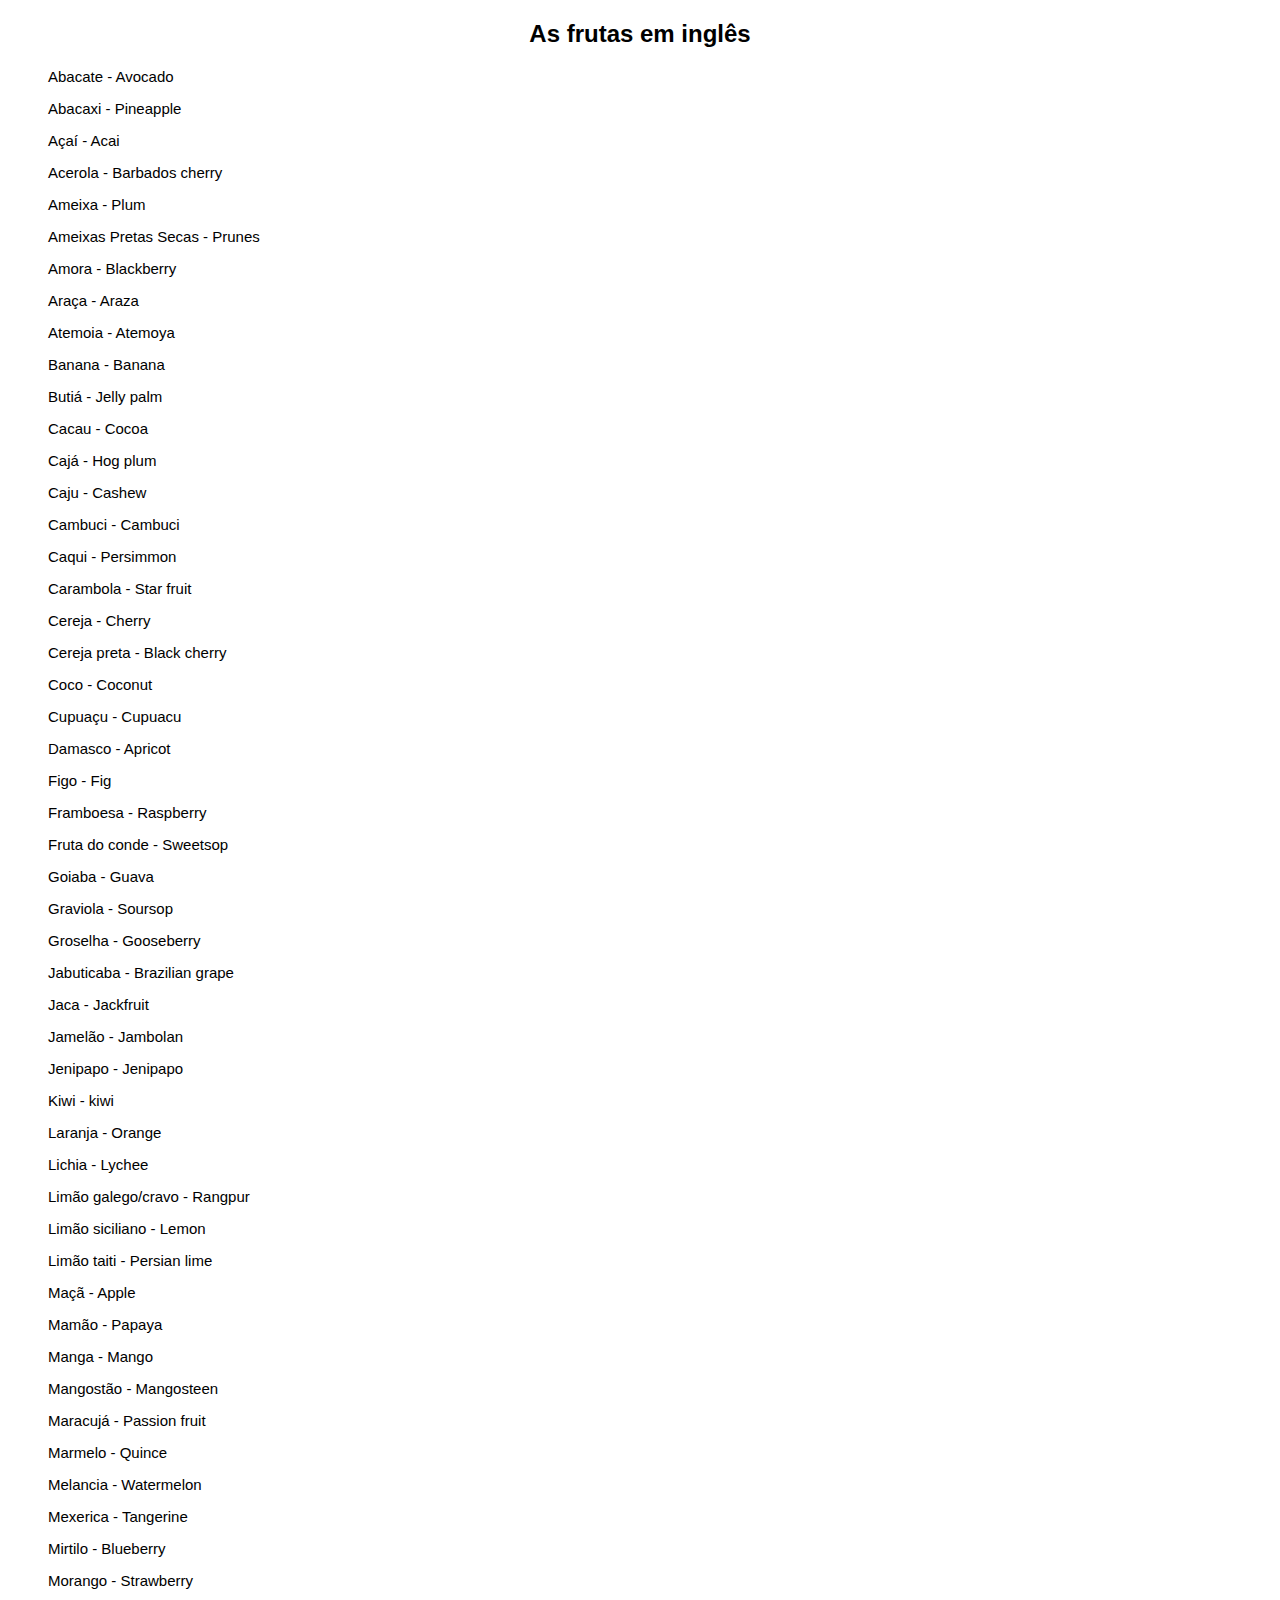
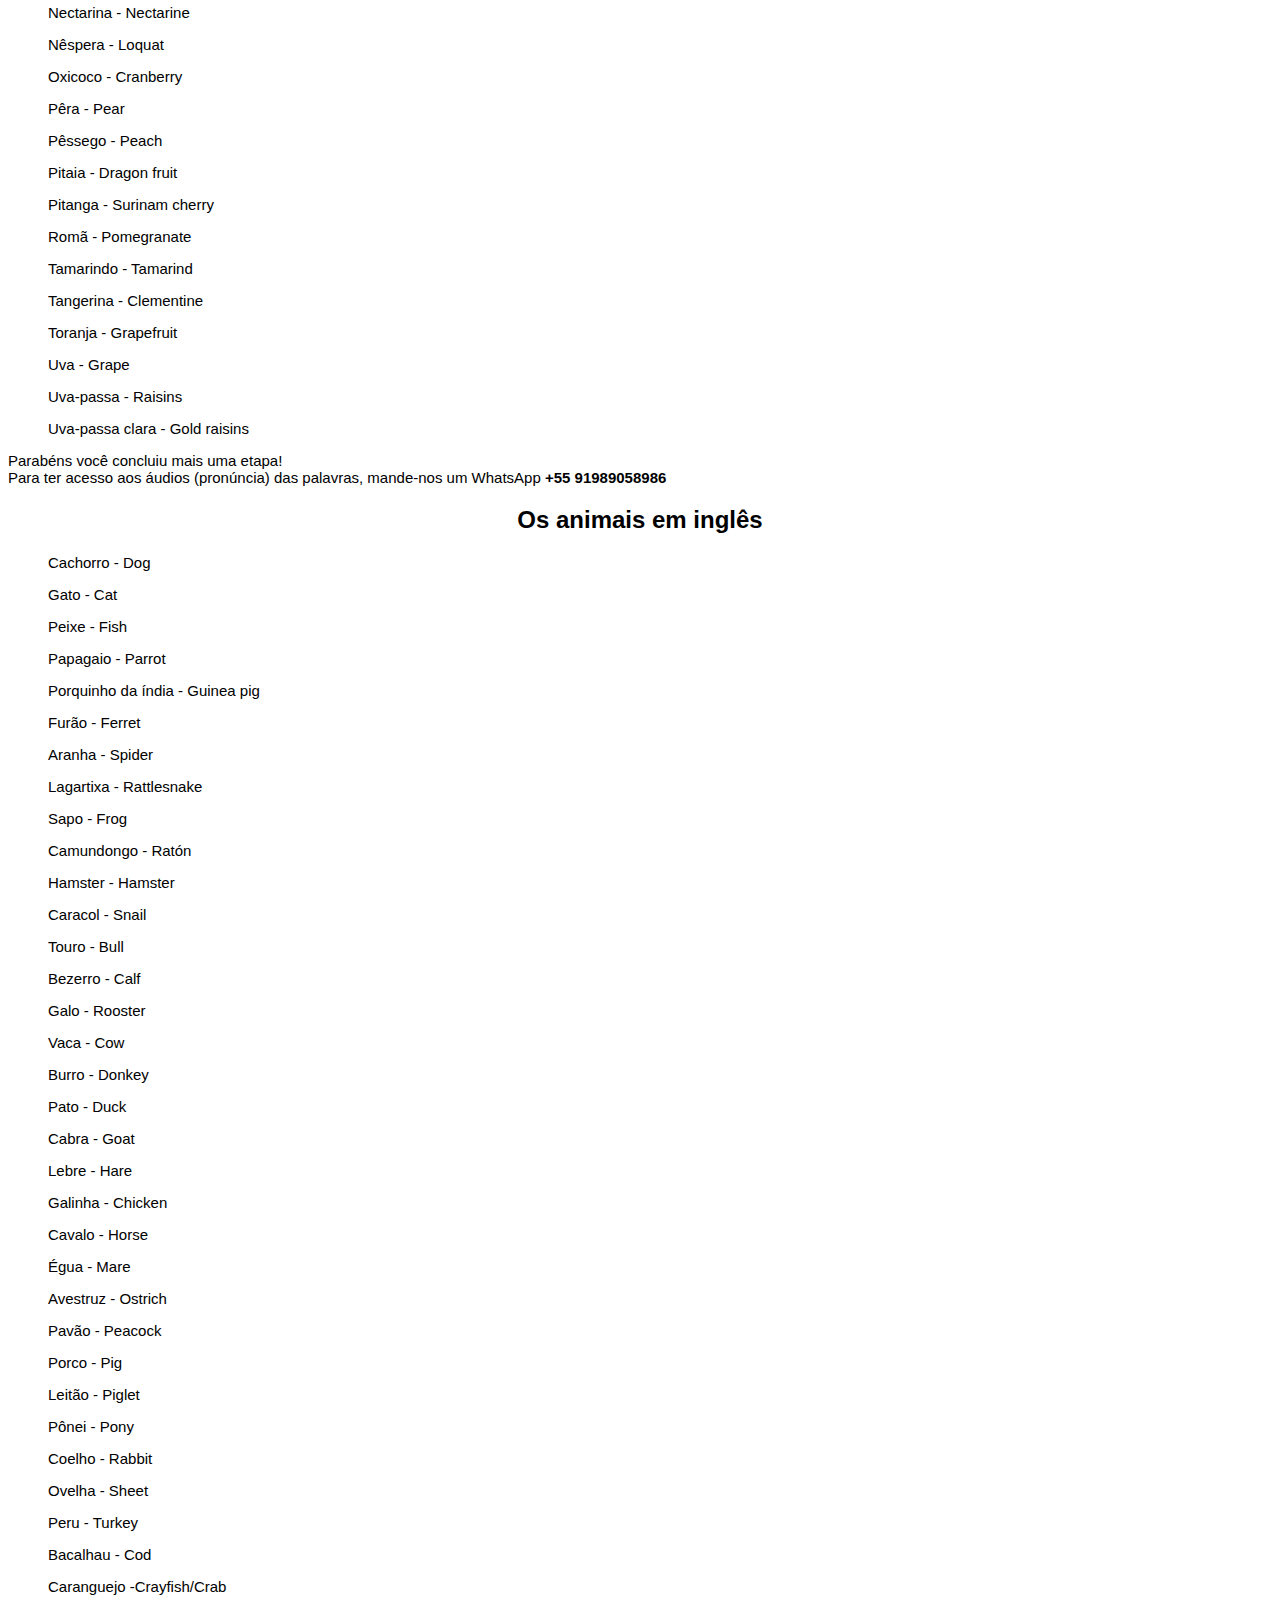
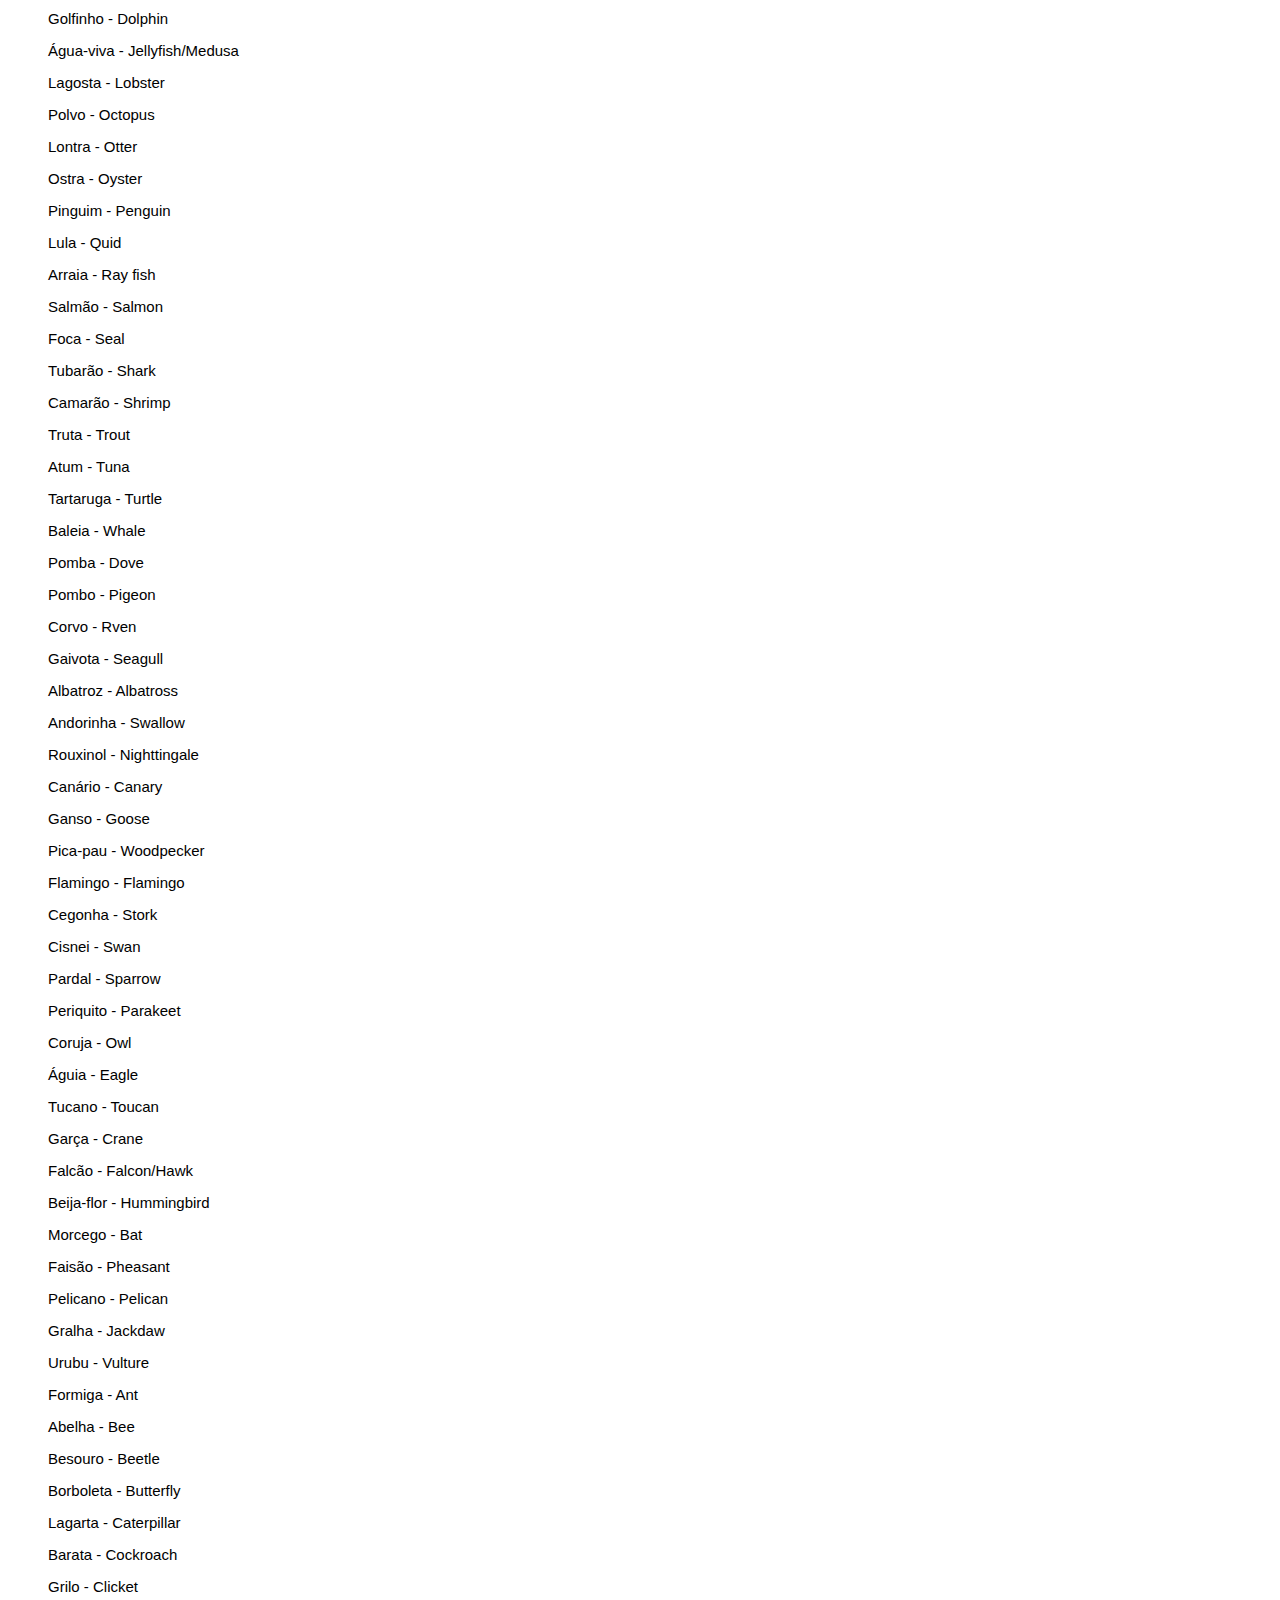
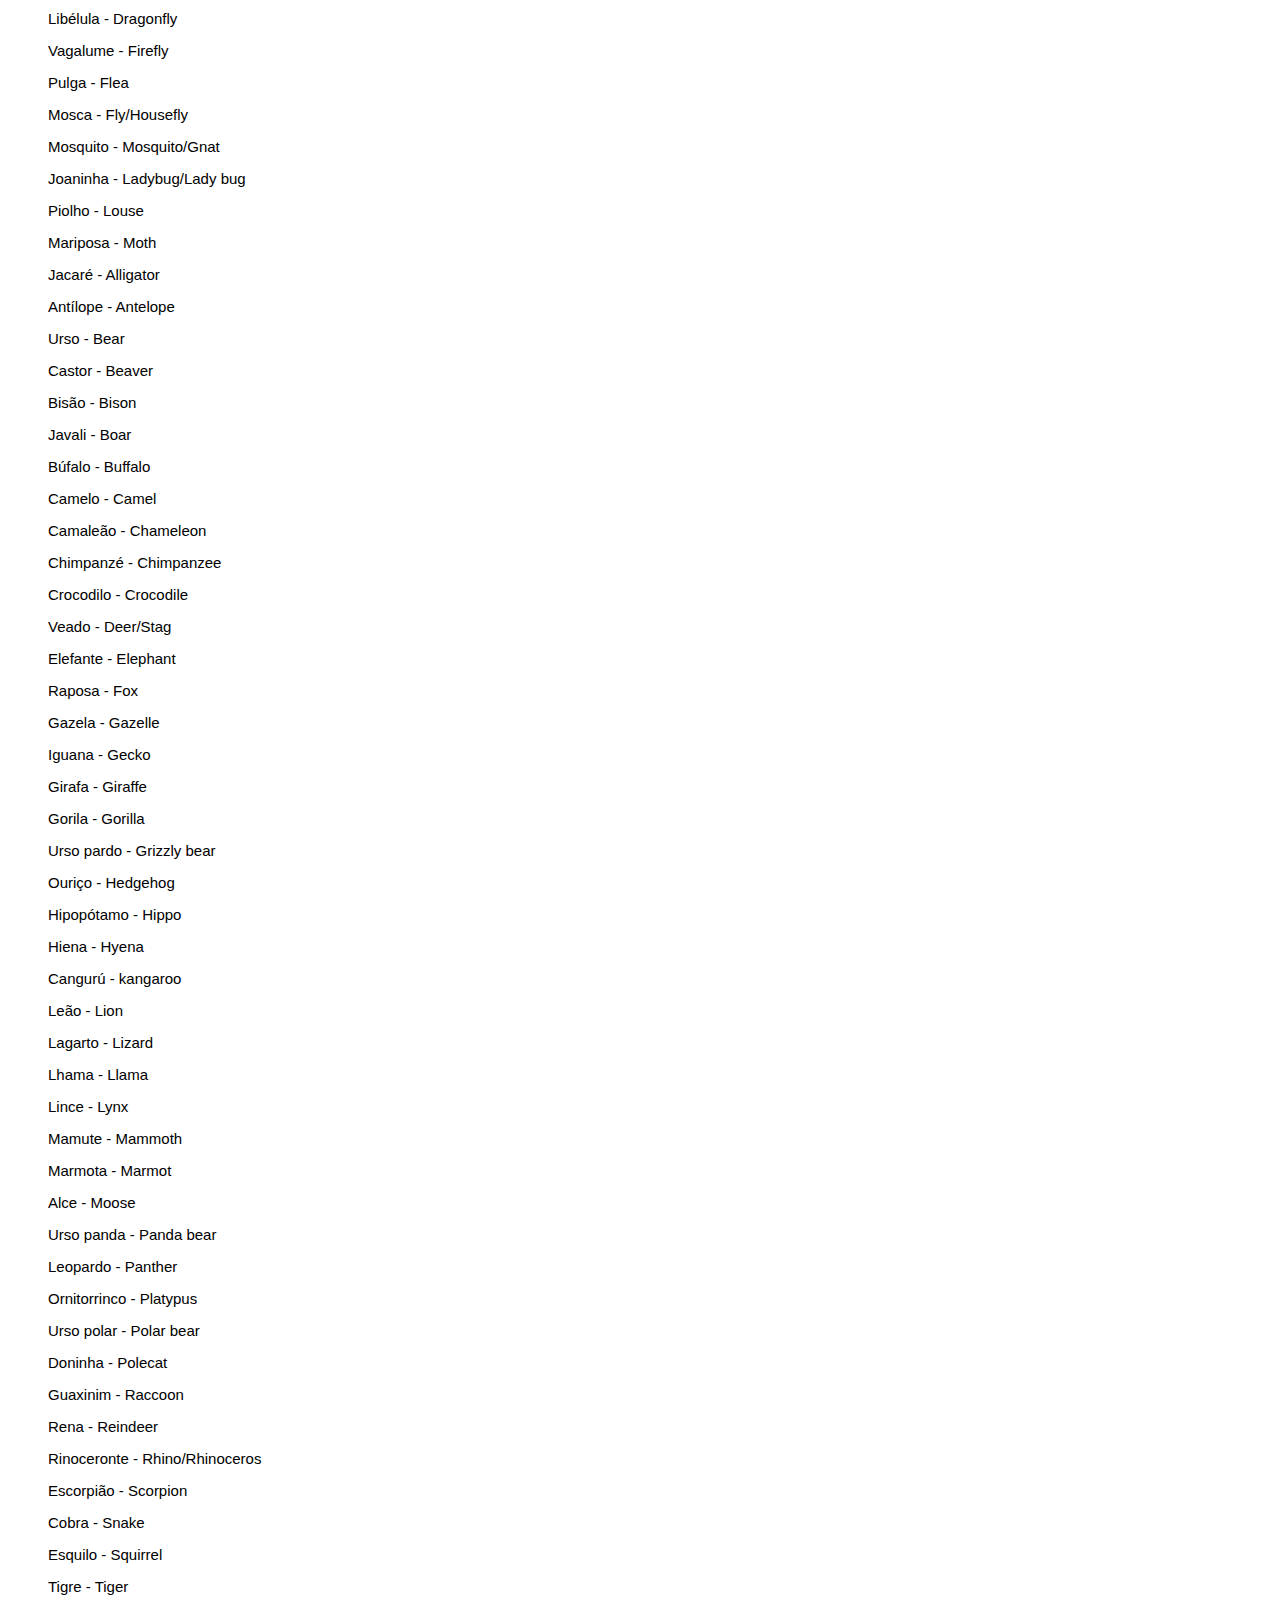
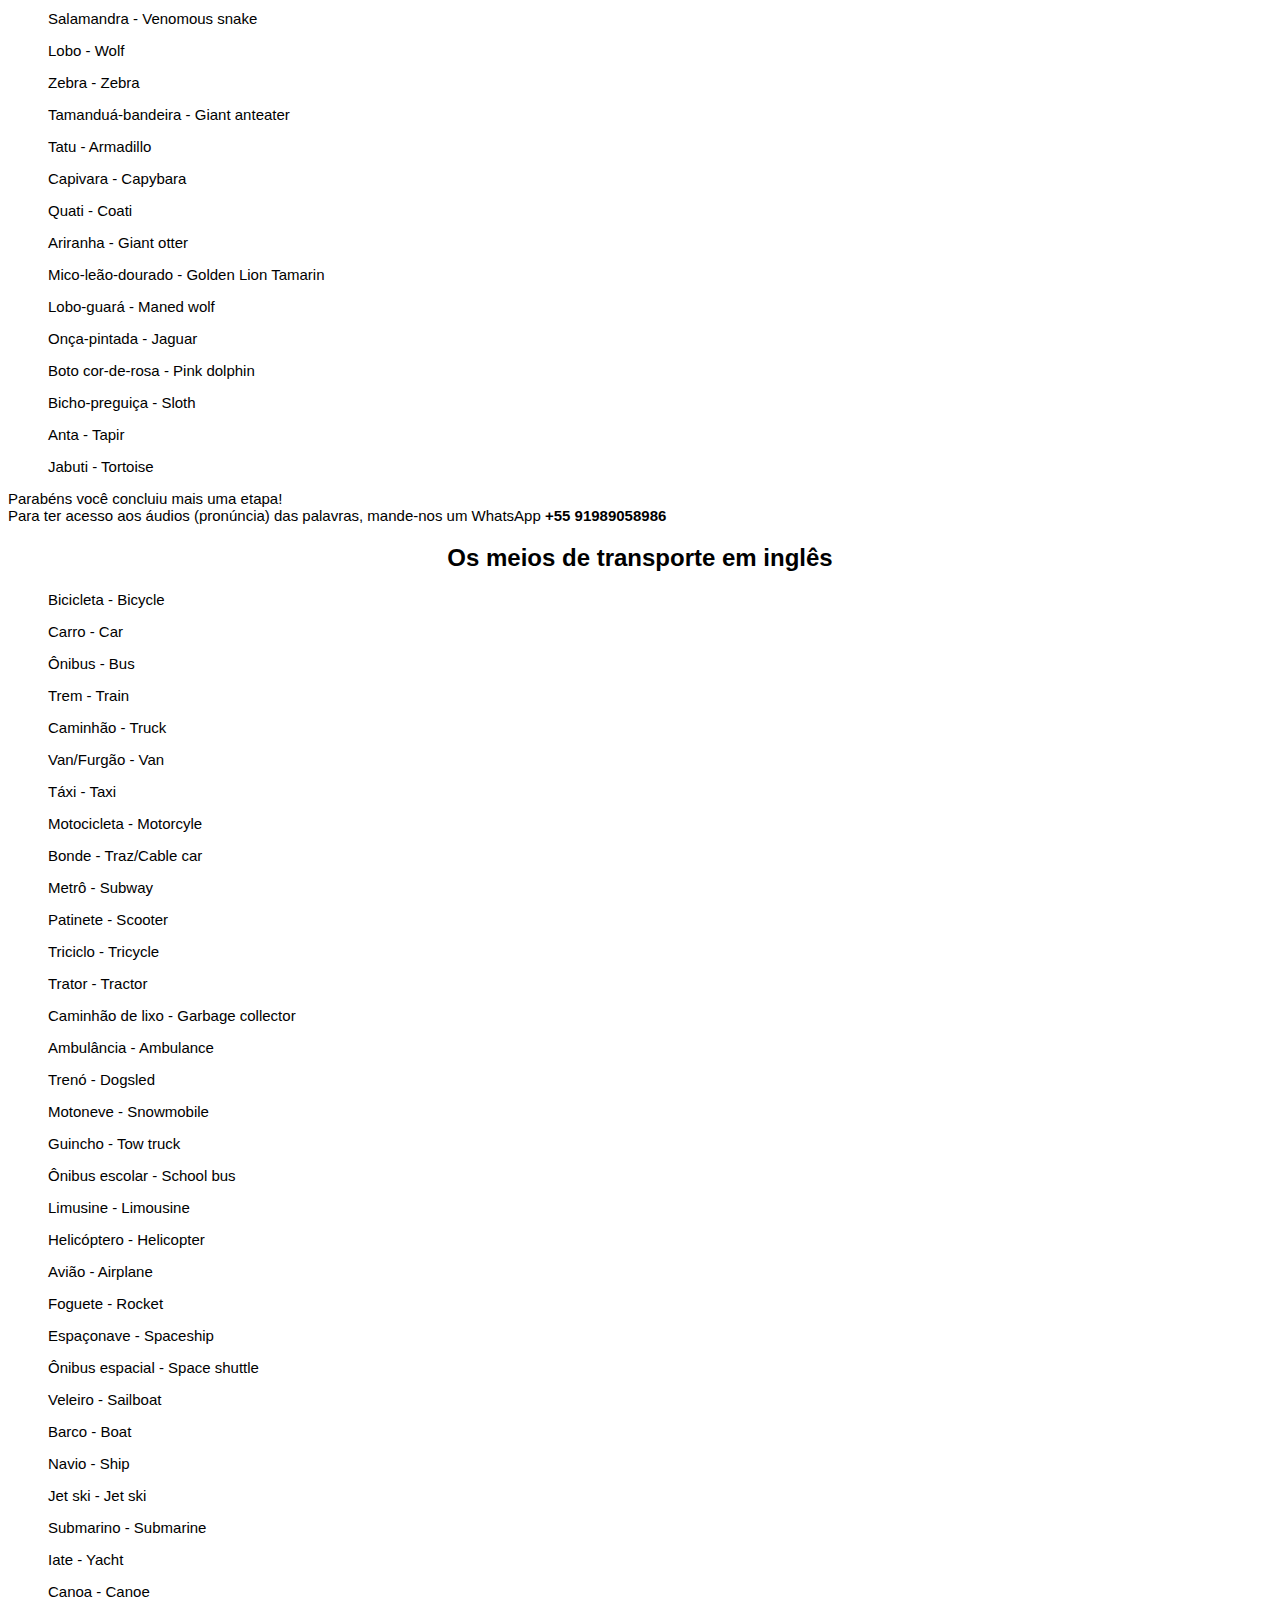
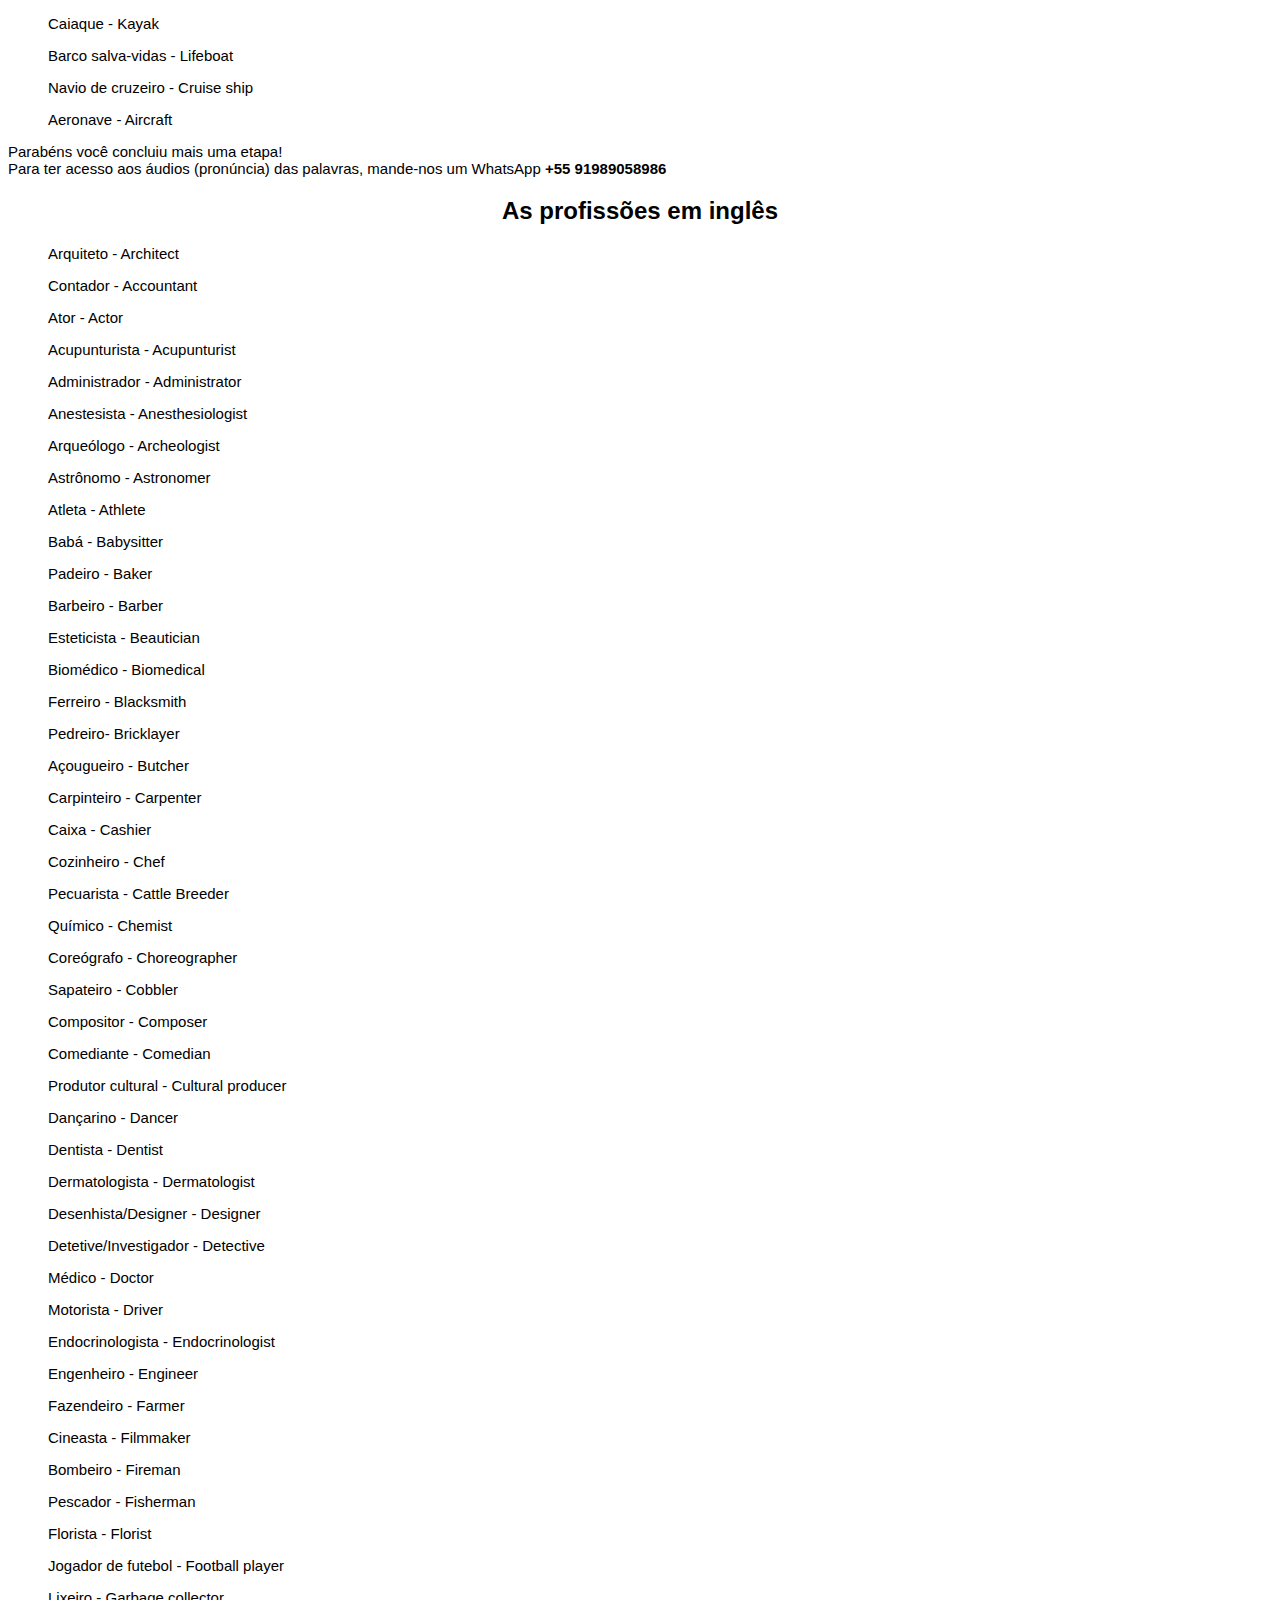
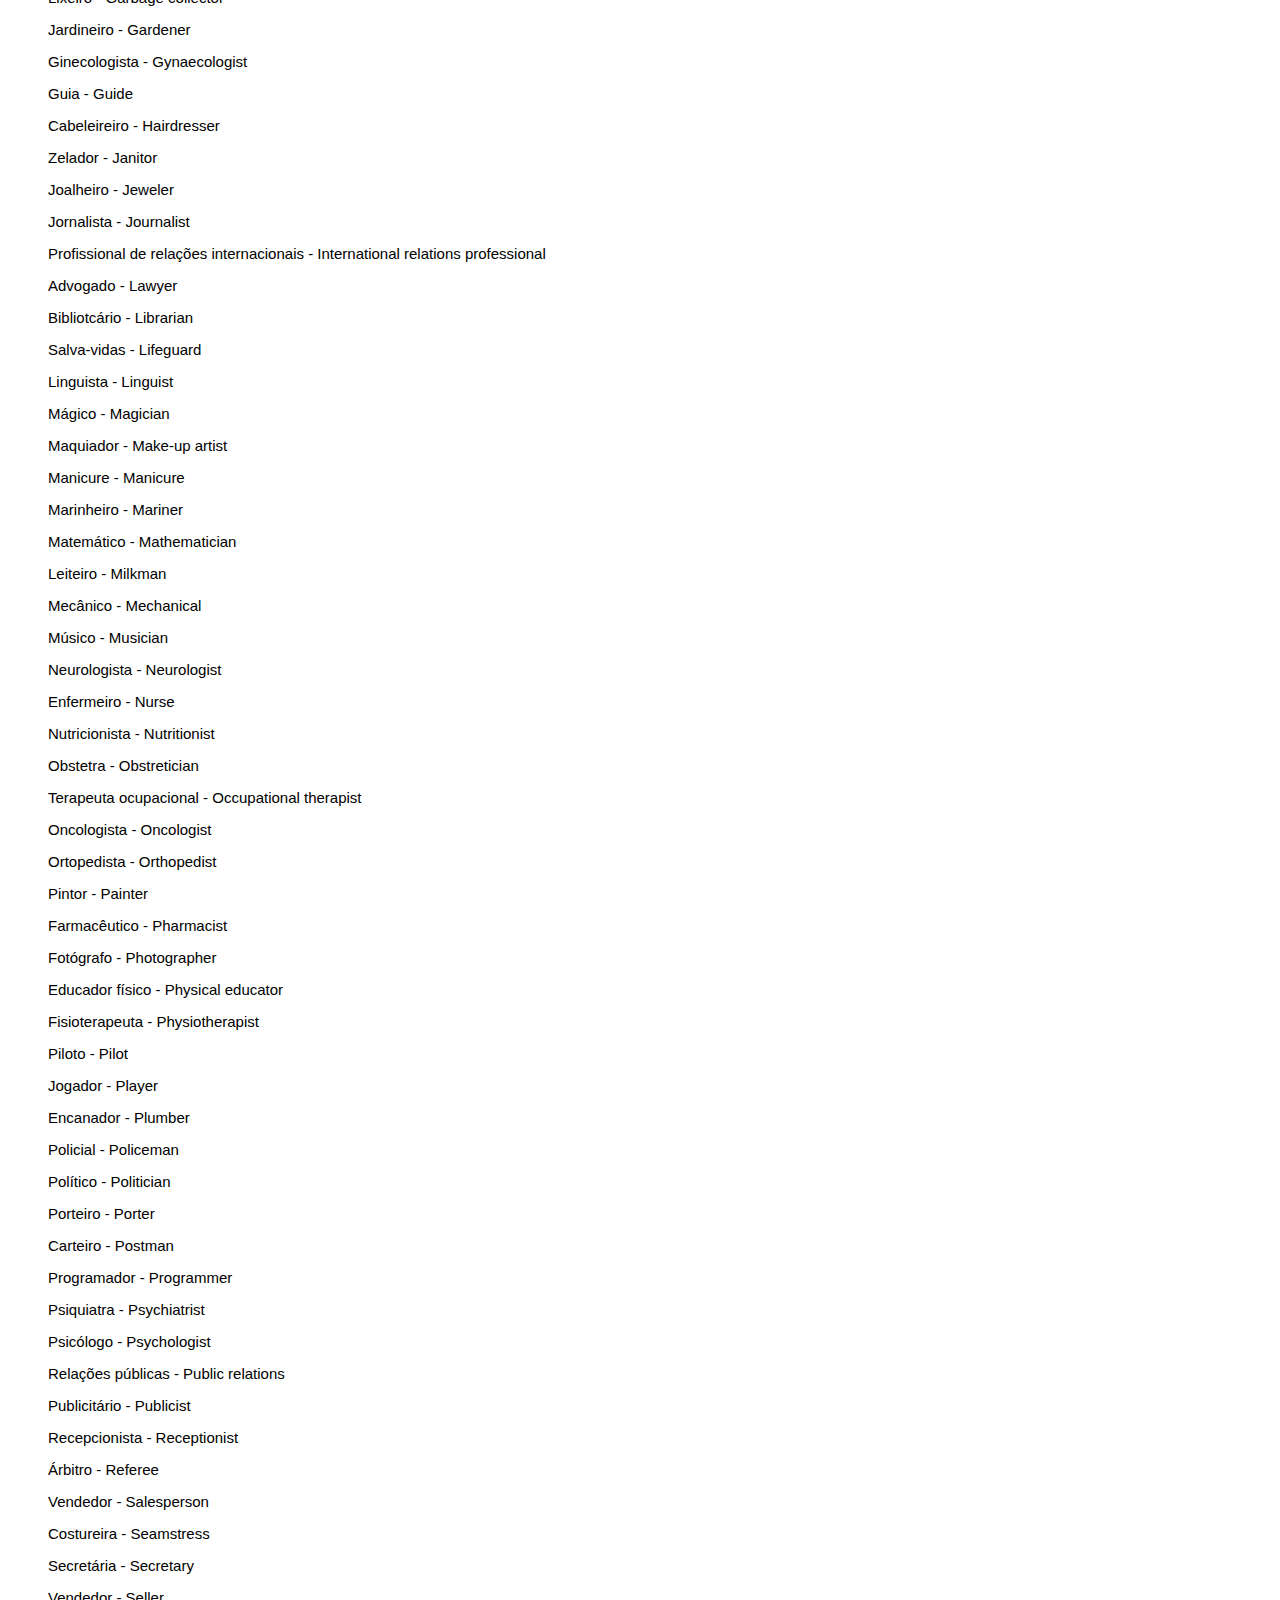
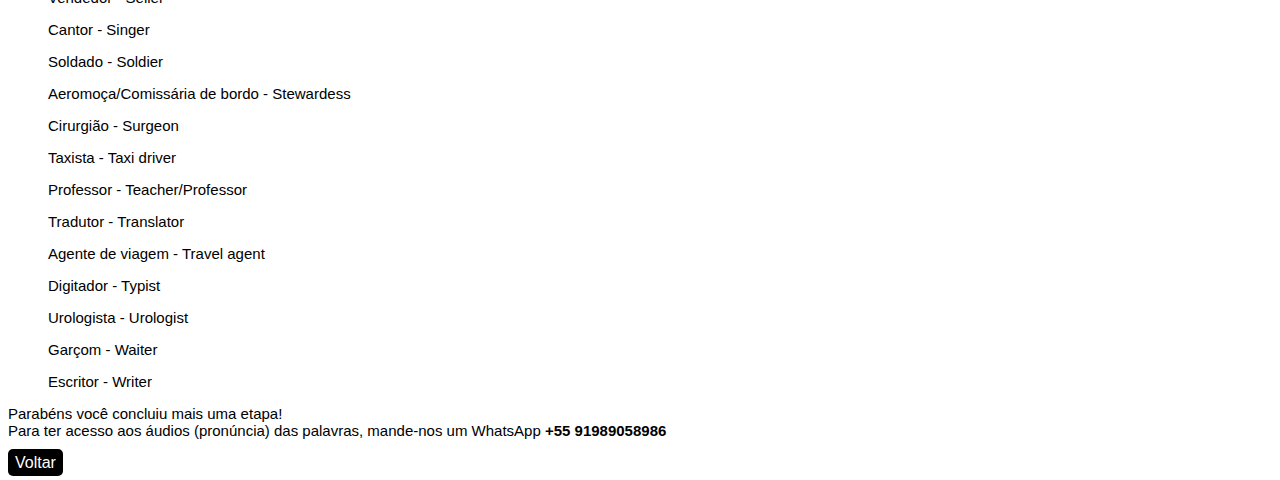
<file: vocab2.html>
<!DOCTYPE html>
<html lang="en">
<head>
    <meta charset="UTF-8">
    <meta name="viewport" content="width=device-width, initial-scale=1.0">
    <title>Os substantivos em inglês</title>
    <link rel="stylesheet" href="style02.css">
</head>
<body>
    <h2>As frutas em inglês</h2>    
    <ul>Abacate - Avocado</ul>
    <ul>Abacaxi - Pineapple</ul> 
    <ul>Açaí - Acai</ul>
    <ul>Acerola - Barbados cherry</ul>
    <ul>Ameixa - Plum</ul>
    <ul>Ameixas Pretas Secas - Prunes</ul>
    <ul>Amora - Blackberry</ul> 
    <ul>Araça - Araza</ul>
    <ul>Atemoia - Atemoya</ul>
    <ul>Banana - Banana</ul>
    <ul>Butiá - Jelly palm</ul>
    <ul>Cacau - Cocoa</ul>
    <ul>Cajá - Hog plum</ul>
    <ul>Caju - Cashew</ul>
    <ul>Cambuci - Cambuci</ul>
    <ul>Caqui - Persimmon</ul>
    <ul>Carambola - Star fruit</ul>
    <ul>Cereja - Cherry</ul>
    <ul>Cereja preta - Black cherry</ul>
    <ul>Coco - Coconut</ul>
    <ul>Cupuaçu - Cupuacu</ul> 
    <ul>Damasco - Apricot</ul>
    <ul>Figo - Fig</ul>
    <ul>Framboesa - Raspberry</ul>
    <ul>Fruta do conde - Sweetsop</ul>
    <ul>Goiaba - Guava</ul>
    <ul>Graviola - Soursop</ul>
    <ul>Groselha - Gooseberry</ul> 
    <ul>Jabuticaba - Brazilian grape</ul>
    <ul>Jaca - Jackfruit</ul>
    <ul>Jamelão - Jambolan</ul>
    <ul>Jenipapo - Jenipapo</ul>
    <ul>Kiwi - kiwi</ul>
    <ul>Laranja - Orange</ul> 
    <ul>Lichia - Lychee</ul> 
    <ul>Limão galego/cravo - Rangpur</ul>
    <ul>Limão siciliano - Lemon</ul>
    <ul>Limão taiti - Persian lime</ul>
    <ul>Maçã - Apple</ul>
    <ul>Mamão - Papaya</ul>
    <ul>Manga - Mango</ul>
    <ul>Mangostão - Mangosteen</ul> 
    <ul>Maracujá - Passion fruit</ul>
    <ul>Marmelo - Quince</ul>
    <ul>Melancia - Watermelon</ul>
    <ul>Mexerica - Tangerine</ul>
    <ul>Mirtilo - Blueberry</ul>
    <ul>Morango - Strawberry</ul>
    <ul>Nectarina - Nectarine</ul> 
    <ul>Nêspera - Loquat </ul>
    <ul>Oxicoco - Cranberry</ul>
    <ul>Pêra - Pear</ul>
    <ul>Pêssego - Peach</ul>
    <ul>Pitaia - Dragon fruit</ul>
    <ul>Pitanga - Surinam cherry</ul>
    <ul>Romã - Pomegranate</ul> 
    <ul>Tamarindo - Tamarind</ul> 
    <ul>Tangerina - Clementine </ul>
    <ul>Toranja - Grapefruit</ul>  
    <ul>Uva - Grape</ul> 
    <ul>Uva-passa - Raisins</ul> 
    <ul>Uva-passa clara - Gold raisins</ul>
    <p>Parabéns você concluiu mais uma etapa!<br>
    Para ter acesso aos áudios (pronúncia) das palavras, mande-nos um WhatsApp <strong>+55 91989058986</strong></p>
  
<h2>Os animais em inglês</h2>    
<ul>Cachorro - Dog</ul>
<ul>Gato - Cat</ul>
<ul>Peixe - Fish</ul>
<ul>Papagaio - Parrot</ul>
<ul>Porquinho da índia - Guinea pig</ul>
<ul>Furão - Ferret</ul>
<ul>Aranha - Spider</ul>
<ul>Lagartixa - Rattlesnake</ul>
<ul>Sapo - Frog</ul> 
<ul>Camundongo - Ratón</ul>  
<ul>Hamster - Hamster</ul>  
<ul>Caracol - Snail</ul>  
<ul>Touro - Bull</ul> 
<ul>Bezerro - Calf</ul> 
<ul>Galo - Rooster</ul>  
<ul>Vaca - Cow</ul> 
<ul>Burro - Donkey</ul>    
<ul>Pato - Duck</ul> 
<ul>Cabra - Goat</ul> 
<ul>Lebre - Hare</ul> 
<ul>Galinha - Chicken</ul> 
<ul>Cavalo - Horse</ul>  
<ul>Égua - Mare</ul>  
<ul>Avestruz - Ostrich</ul>  
<ul>Pavão - Peacock</ul> 
<ul>Porco - Pig</ul>  
<ul>Leitão - Piglet</ul> 
<ul>Pônei - Pony</ul> 
<ul>Coelho - Rabbit</ul> 
<ul>Ovelha - Sheet</ul>  
<ul>Peru - Turkey</ul> 
<ul>Bacalhau - Cod</ul> 
<ul>Caranguejo -Crayfish/Crab</ul>  
<ul>Golfinho - Dolphin</ul> 
<ul>Água-viva - Jellyfish/Medusa</ul> 
<ul>Lagosta - Lobster</ul> 
<ul>Polvo - Octopus</ul>  
<ul>Lontra - Otter</ul> 
<ul>Ostra - Oyster</ul>  
<ul>Pinguim - Penguin</ul> 
<ul>Lula - Quid</ul> 
<ul>Arraia - Ray fish</ul>  
<ul>Salmão - Salmon</ul>  
<ul>Foca - Seal</ul>  
<ul>Tubarão - Shark</ul> 
<ul>Camarão - Shrimp</ul> 
<ul>Truta - Trout</ul>  
<ul>Atum - Tuna</ul>  
<ul>Tartaruga - Turtle</ul>  
<ul>Baleia - Whale</ul> 
<ul>Pomba - Dove</ul>  
<ul>Pombo - Pigeon</ul> 
<ul>Corvo - Rven</ul> 
<ul>Gaivota - Seagull</ul> 
<ul>Albatroz - Albatross</ul> 
<ul>Andorinha - Swallow</ul> 
<ul>Rouxinol - Nighttingale</ul> 
<ul>Canário - Canary</ul> 
<ul>Ganso - Goose</ul> 
<ul>Pica-pau - Woodpecker</ul>  
<ul>Flamingo - Flamingo</ul>  
<ul>Cegonha - Stork</ul> 
<ul>Cisnei - Swan</ul>  
<ul>Pardal - Sparrow</ul> 
<ul>Periquito - Parakeet</ul> 
<ul>Coruja - Owl</ul>  
<ul>Águia - Eagle</ul>  
<ul>Tucano - Toucan</ul> 
<ul>Garça - Crane</ul>  
<ul>Falcão - Falcon/Hawk</ul> 
<ul>Beija-flor - Hummingbird</ul> 
<ul>Morcego - Bat</ul>  
<ul>Faisão - Pheasant</ul> 
<ul>Pelicano - Pelican</ul> 
<ul>Gralha - Jackdaw</ul>  
<ul>Urubu - Vulture</ul> 
<ul>Formiga - Ant</ul>  
<ul>Abelha - Bee</ul> 
<ul>Besouro - Beetle</ul> 
<ul>Borboleta - Butterfly</ul> 
<ul>Lagarta - Caterpillar</ul> 
<ul>Barata - Cockroach</ul>  
<ul>Grilo - Clicket</ul> 
<ul>Libélula - Dragonfly</ul> 
<ul>Vagalume - Firefly</ul> 
<ul>Pulga - Flea</ul>
<ul>Mosca - Fly/Housefly</ul>
<ul>Mosquito - Mosquito/Gnat</ul>
<ul>Joaninha - Ladybug/Lady bug</ul>
<ul>Piolho - Louse</ul>
<ul>Mariposa - Moth</ul>
<ul>Jacaré - Alligator</ul> 
<ul>Antílope - Antelope</ul> 
<ul>Urso - Bear</ul>
<ul>Castor - Beaver</ul>
<ul>Bisão - Bison</ul>
<ul>Javali - Boar</ul>
<ul>Búfalo - Buffalo</ul>
<ul>Camelo - Camel</ul>
<ul>Camaleão - Chameleon</ul>
<ul>Chimpanzé - Chimpanzee</ul>
<ul>Crocodilo - Crocodile</ul>
<ul>Veado - Deer/Stag</ul>
<ul>Elefante - Elephant</ul>
<ul>Raposa - Fox</ul>
<ul>Gazela - Gazelle</ul>
<ul>Iguana - Gecko</ul>
<ul>Girafa - Giraffe</ul>
<ul>Gorila - Gorilla</ul>
<ul>Urso pardo - Grizzly bear</ul>
<ul>Ouriço - Hedgehog</ul>
<ul>Hipopótamo - Hippo</ul>
<ul>Hiena - Hyena</ul>
<ul>Cangurú - kangaroo</ul> 
<ul>Leão - Lion</ul> 
<ul>Lagarto - Lizard</ul>
<ul>Lhama - Llama</ul> 
<ul>Lince - Lynx</ul>
<ul>Mamute - Mammoth</ul> 
<ul>Marmota - Marmot</ul> 
<ul>Alce - Moose</ul>
<ul>Urso panda - Panda bear</ul>
<ul>Leopardo - Panther</ul>
<ul>Ornitorrinco - Platypus</ul>
<ul>Urso polar - Polar bear</ul>
<ul>Doninha - Polecat</ul>
<ul>Guaxinim - Raccoon</ul>
<ul>Rena - Reindeer</ul>
<ul>Rinoceronte - Rhino/Rhinoceros</ul>
<ul>Escorpião - Scorpion</ul> 
<ul>Cobra - Snake</ul>
<ul>Esquilo - Squirrel</ul> 
<ul>Tigre - Tiger</ul>
<ul>Salamandra - Venomous snake</ul> 
<ul>Lobo - Wolf</ul>
<ul>Zebra - Zebra</ul>
<ul>Tamanduá-bandeira - Giant anteater</ul>
<ul>Tatu - Armadillo</ul>
<ul>Capivara - Capybara</ul>
<ul>Quati - Coati</ul>
<ul>Ariranha - Giant otter</ul>
<ul>Mico-leão-dourado - Golden Lion Tamarin</ul>
<ul>Lobo-guará - Maned wolf</ul>
<ul>Onça-pintada - Jaguar</ul>
<ul>Boto cor-de-rosa - Pink dolphin</ul>
<ul>Bicho-preguiça - Sloth</ul>
<ul>Anta - Tapir</ul>
<ul>Jabuti - Tortoise</ul>
<p>Parabéns você concluiu mais uma etapa!<br>
Para ter acesso aos áudios (pronúncia) das palavras, mande-nos um WhatsApp <strong>+55 91989058986</strong></p>

<h2>Os meios de transporte em inglês</h2>
<ul>Bicicleta - Bicycle</ul>
<ul>Carro - Car</ul>
<ul>Ônibus - Bus</ul>
<ul>Trem - Train</ul>
<ul>Caminhão - Truck</ul>
<ul>Van/Furgão - Van</ul>
<ul>Táxi - Taxi</ul>
<ul>Motocicleta - Motorcyle</ul>
<ul>Bonde - Traz/Cable car</ul>
<ul>Metrô - Subway</ul>
<ul>Patinete - Scooter</ul>
<ul>Triciclo - Tricycle</ul>
<ul>Trator - Tractor</ul>
<ul>Caminhão de lixo - Garbage collector</ul>
<ul>Ambulância - Ambulance</ul>
<ul>Trenó - Dogsled</ul>
<ul>Motoneve - Snowmobile</ul>
<ul>Guincho - Tow truck</ul>
<ul>Ônibus escolar - School bus</ul>
<ul>Limusine - Limousine</ul>
<ul>Helicóptero - Helicopter</ul>
<ul>Avião - Airplane</ul>
<ul>Foguete - Rocket</ul>
<ul>Espaçonave - Spaceship</ul>
<ul>Ônibus espacial - Space shuttle</ul>
<ul>Veleiro - Sailboat</ul>
<ul>Barco - Boat</ul>
<ul>Navio - Ship</ul>
<ul>Jet ski - Jet ski</ul>
<ul>Submarino - Submarine</ul>
<ul>Iate - Yacht</ul>
<ul>Canoa - Canoe</ul>
<ul>Caiaque - Kayak</ul>
<ul>Barco salva-vidas - Lifeboat</ul>
<ul>Navio de cruzeiro - Cruise ship</ul>
<ul>Aeronave - Aircraft</ul>
<p>Parabéns você concluiu mais uma etapa!<br>
Para ter acesso aos áudios (pronúncia) das palavras, mande-nos um WhatsApp <strong>+55 91989058986</strong></p>

<h2>As profissões em inglês</h2> 
<ul>Arquiteto - Architect</ul> 
<ul>Contador - Accountant</ul>
<ul>Ator - Actor</ul>
<ul>Acupunturista - Acupunturist</ul>
<ul>Administrador - Administrator</ul>
<ul>Anestesista - Anesthesiologist</ul> 
<ul>Arqueólogo - Archeologist</ul>
<ul>Astrônomo - Astronomer</ul>
<ul>Atleta - Athlete</ul> 
<ul>Babá - Babysitter</ul> 
<ul>Padeiro - Baker</ul>
<ul>Barbeiro - Barber</ul>
<ul>Esteticista - Beautician</ul> 
<ul>Biomédico - Biomedical</ul>
<ul>Ferreiro - Blacksmith</ul>
<ul>Pedreiro- Bricklayer</ul>
<ul>Açougueiro - Butcher</ul>
<ul>Carpinteiro - Carpenter</ul> 
<ul>Caixa - Cashier</ul>
<ul>Cozinheiro - Chef</ul> 
<ul>Pecuarista - Cattle Breeder</ul> 
<ul>Químico - Chemist</ul>
<ul>Coreógrafo - Choreographer</ul>
<ul>Sapateiro - Cobbler</ul>
<ul>Compositor - Composer</ul>
<ul>Comediante - Comedian</ul> 
<ul>Produtor cultural - Cultural producer</ul> 
<ul>Dançarino - Dancer</ul>
<ul>Dentista - Dentist</ul>
<ul>Dermatologista - Dermatologist</ul> 
<ul>Desenhista/Designer - Designer</ul>
<ul>Detetive/Investigador - Detective</ul>
<ul>Médico - Doctor</ul>
<ul>Motorista - Driver</ul> 
<ul>Endocrinologista - Endocrinologist</ul>
<ul>Engenheiro - Engineer</ul> 
<ul>Fazendeiro - Farmer</ul>
<ul>Cineasta - Filmmaker</ul>
<ul>Bombeiro - Fireman</ul>
<ul>Pescador - Fisherman</ul>
<ul>Florista - Florist</ul> 
<ul>Jogador de futebol - Football player</ul> 
<ul>Lixeiro - Garbage collector</ul>
<ul>Jardineiro - Gardener</ul> 
<ul>Ginecologista - Gynaecologist</ul>
<ul>Guia - Guide</ul> 
<ul>Cabeleireiro - Hairdresser</ul> 
<ul>Zelador - Janitor</ul> 
<ul>Joalheiro - Jeweler</ul>
<ul>Jornalista - Journalist</ul>
<ul>Profissional de relações internacionais - International relations professional</ul> 
<ul>Advogado - Lawyer</ul>
<ul>Bibliotcário - Librarian</ul>
<ul>Salva-vidas - Lifeguard</ul> 
<ul>Linguista - Linguist</ul> 
<ul>Mágico - Magician</ul> 
<ul>Maquiador - Make-up artist</ul> 
<ul>Manicure - Manicure</ul>
<ul>Marinheiro - Mariner</ul> 
<ul>Matemático - Mathematician</ul> 
<ul>Leiteiro - Milkman</ul> 
<ul>Mecânico - Mechanical</ul>
<ul>Músico - Musician</ul> 
<ul>Neurologista - Neurologist</ul>
<ul>Enfermeiro - Nurse</ul>
<ul>Nutricionista - Nutritionist</ul> 
<ul>Obstetra - Obstretician</ul> 
<ul>Terapeuta ocupacional - Occupational therapist</ul>
<ul>Oncologista - Oncologist</ul>
<ul>Ortopedista - Orthopedist</ul>
<ul>Pintor - Painter</ul>
<ul>Farmacêutico - Pharmacist</ul> 
<ul>Fotógrafo - Photographer</ul>
<ul>Educador físico - Physical educator</ul>
<ul>Fisioterapeuta - Physiotherapist</ul>
<ul>Piloto - Pilot</ul> 
<ul>Jogador - Player</ul>
<ul>Encanador - Plumber</ul> 
<ul>Policial - Policeman</ul>
<ul>Político - Politician</ul> 
<ul>Porteiro - Porter</ul> 
<ul>Carteiro - Postman</ul> 
<ul>Programador - Programmer</ul> 
<ul>Psiquiatra - Psychiatrist</ul>
<ul>Psicólogo - Psychologist</ul> 
<ul>Relações públicas - Public relations</ul> 
<ul>Publicitário - Publicist</ul> 
<ul>Recepcionista - Receptionist</ul> 
<ul>Árbitro - Referee</ul>
<ul>Vendedor - Salesperson</ul>
<ul>Costureira - Seamstress</ul> 
<ul>Secretária - Secretary</ul>
<ul>Vendedor - Seller</ul>
<ul>Cantor - Singer</ul>
<ul>Soldado - Soldier</ul>
<ul>Aeromoça/Comissária de bordo - Stewardess</ul>
<ul>Cirurgião - Surgeon</ul>
<ul>Taxista - Taxi driver</ul>
<ul>Professor - Teacher/Professor</ul>
<ul>Tradutor - Translator</ul>
<ul>Agente de viagem - Travel agent</ul>
<ul>Digitador - Typist</ul>
<ul>Urologista - Urologist</ul>
<ul>Garçom - Waiter</ul>
<ul>Escritor - Writer</ul>
<p>Parabéns você concluiu mais uma etapa!<br>
Para ter acesso aos áudios (pronúncia) das palavras, mande-nos um WhatsApp <strong>+55 91989058986</strong></p>
<a href="nouns.html">Voltar</a> 
</body>
</html>
</file>
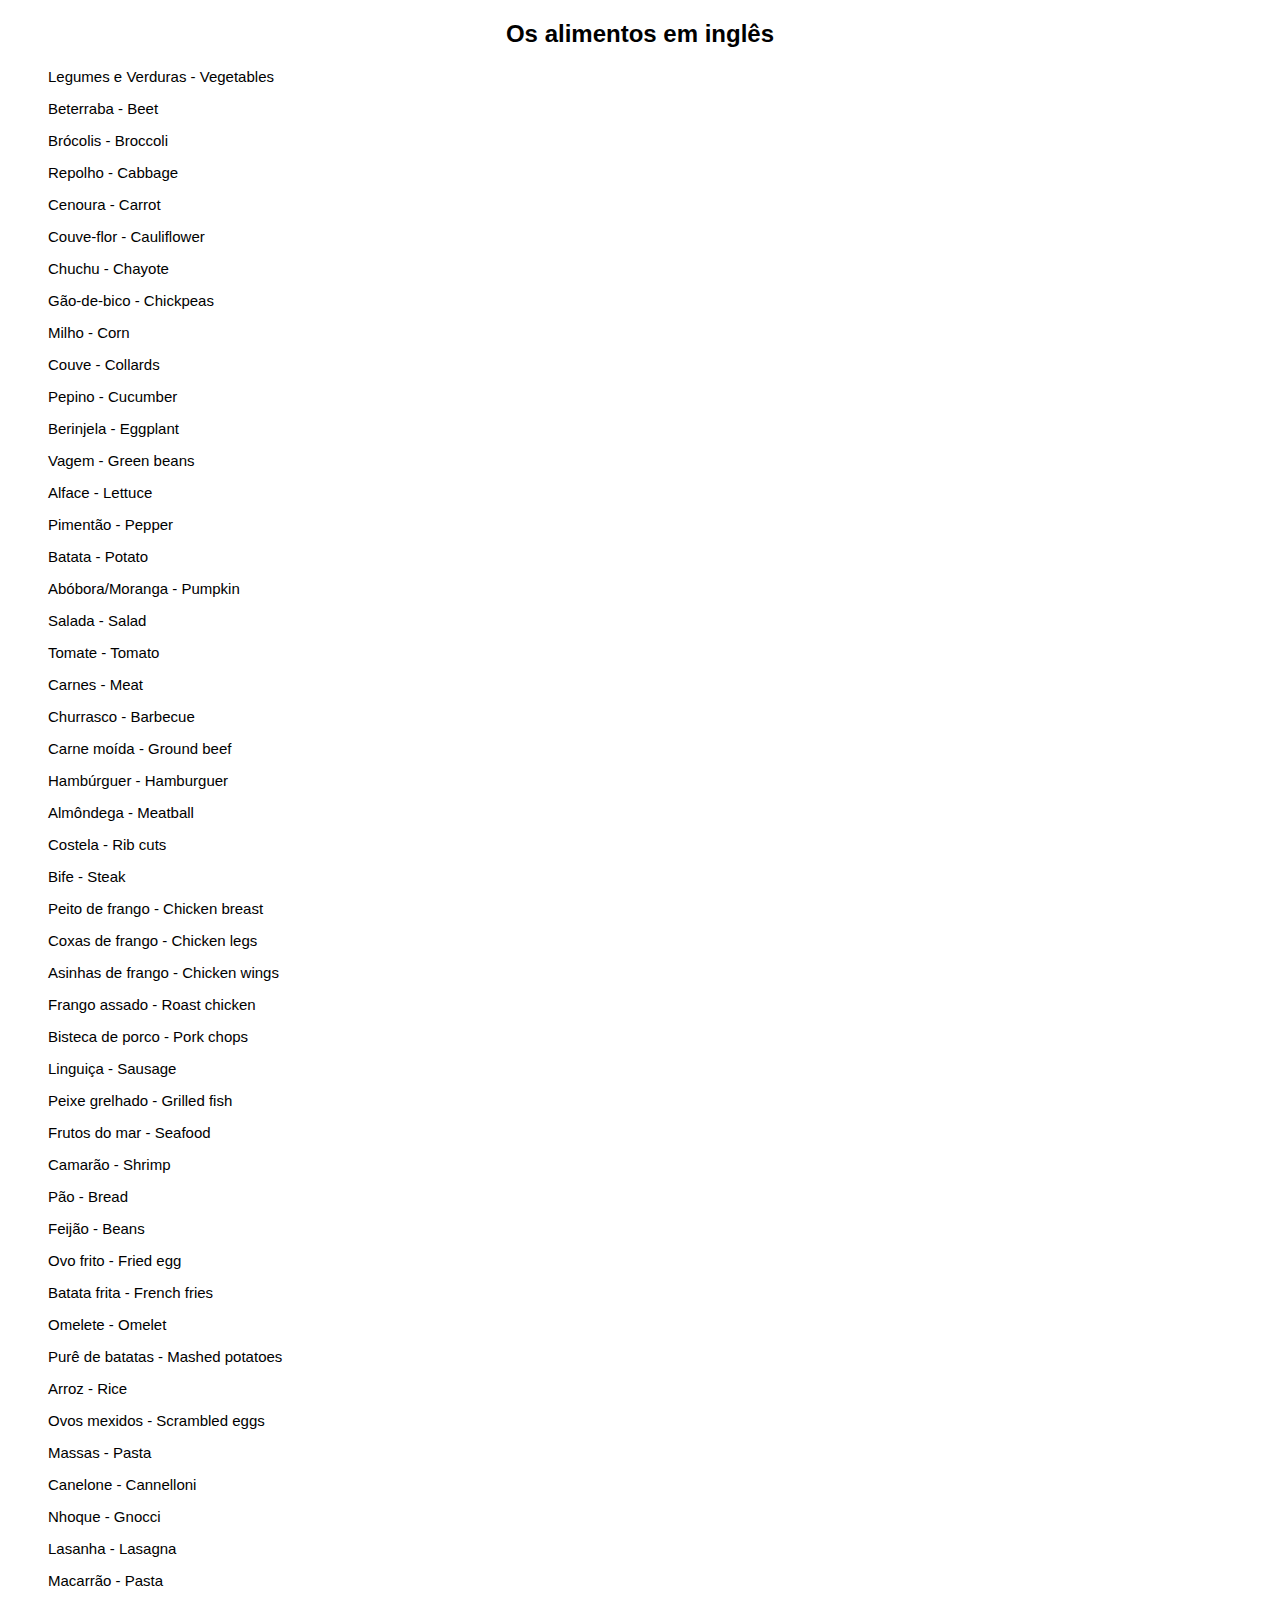
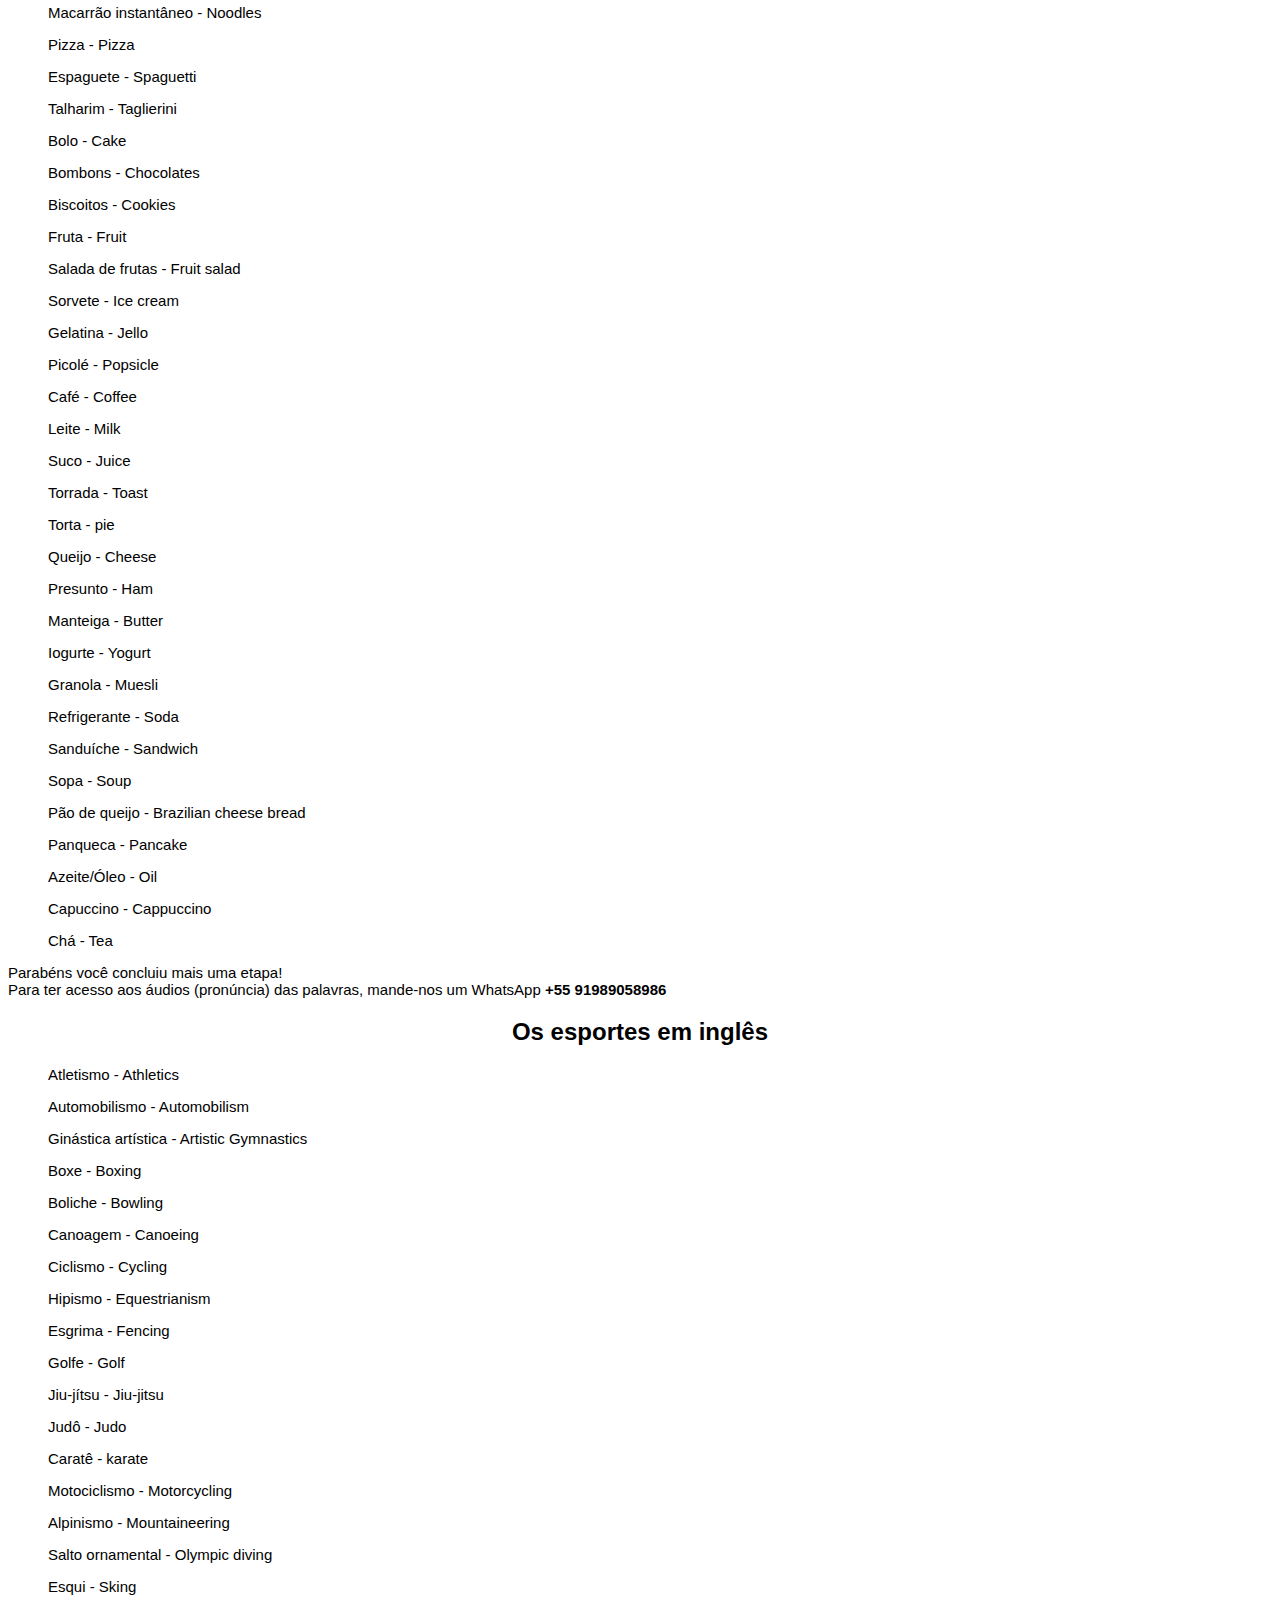
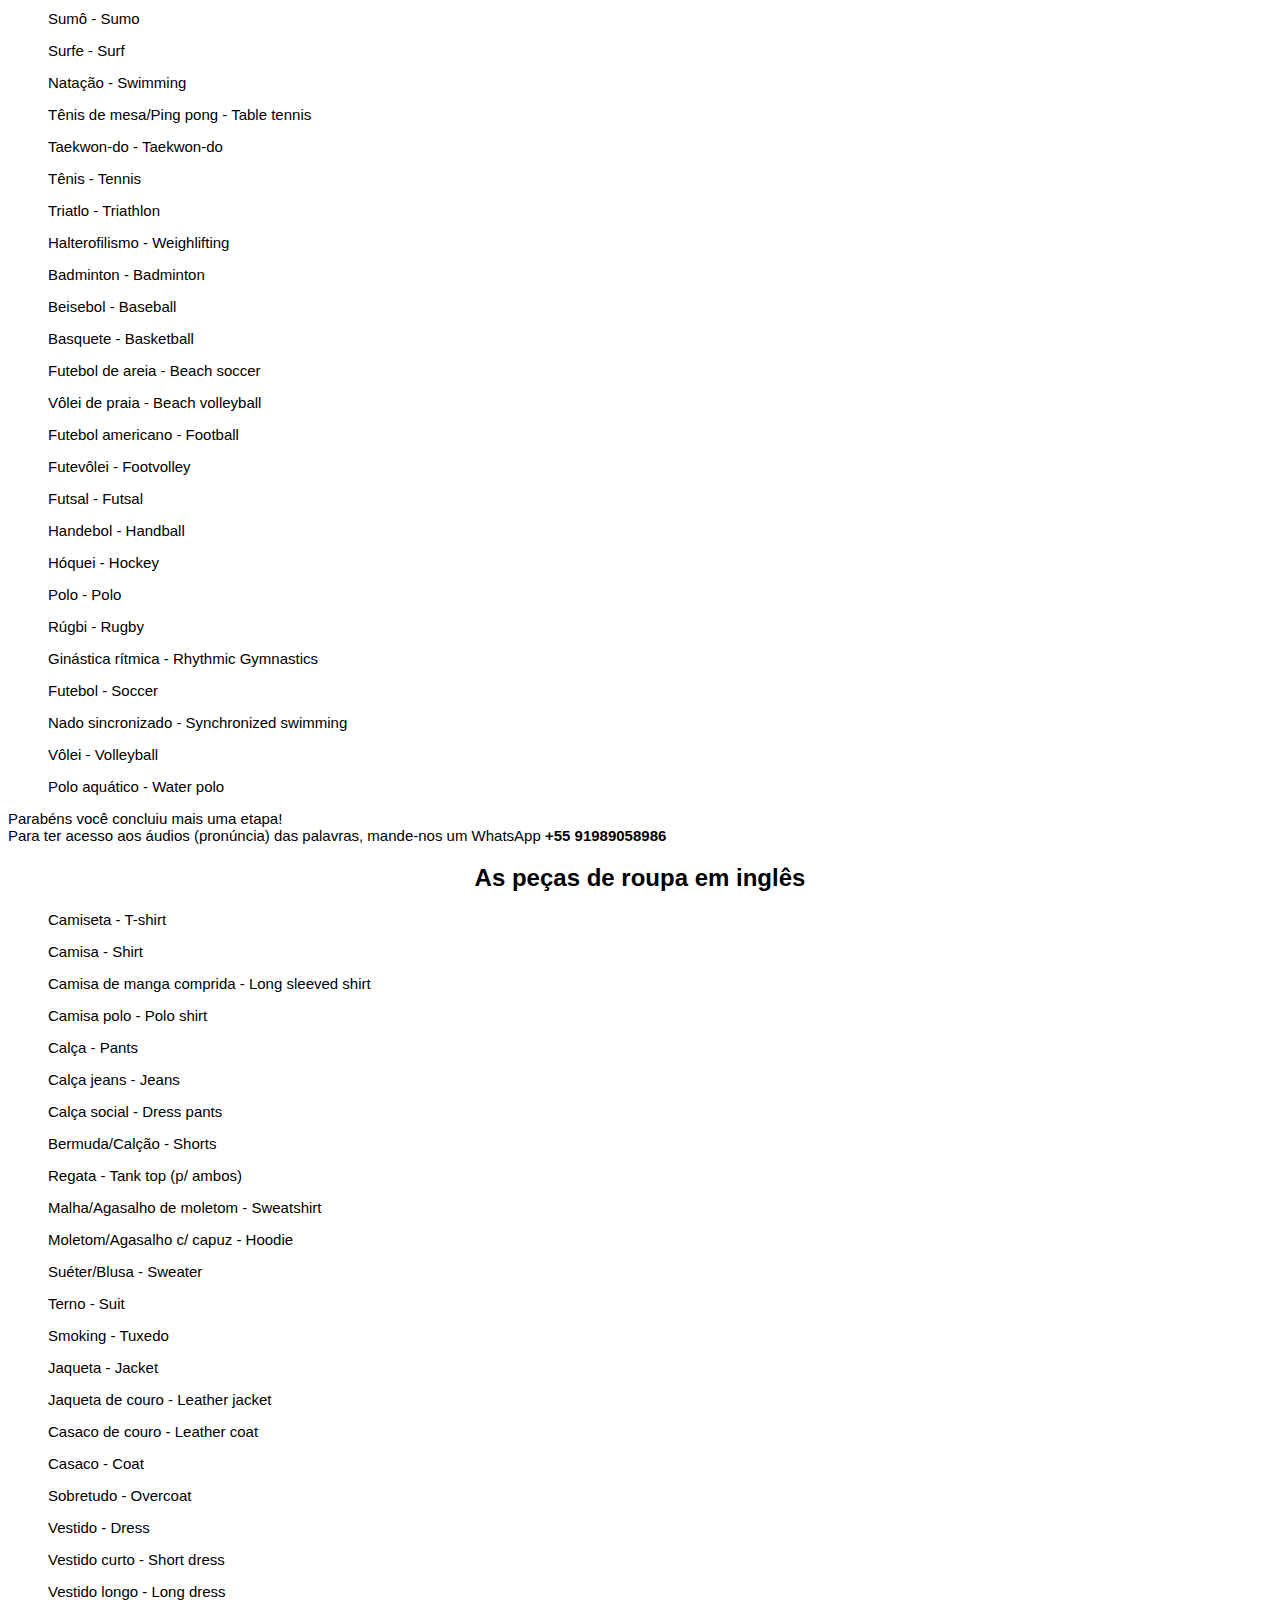
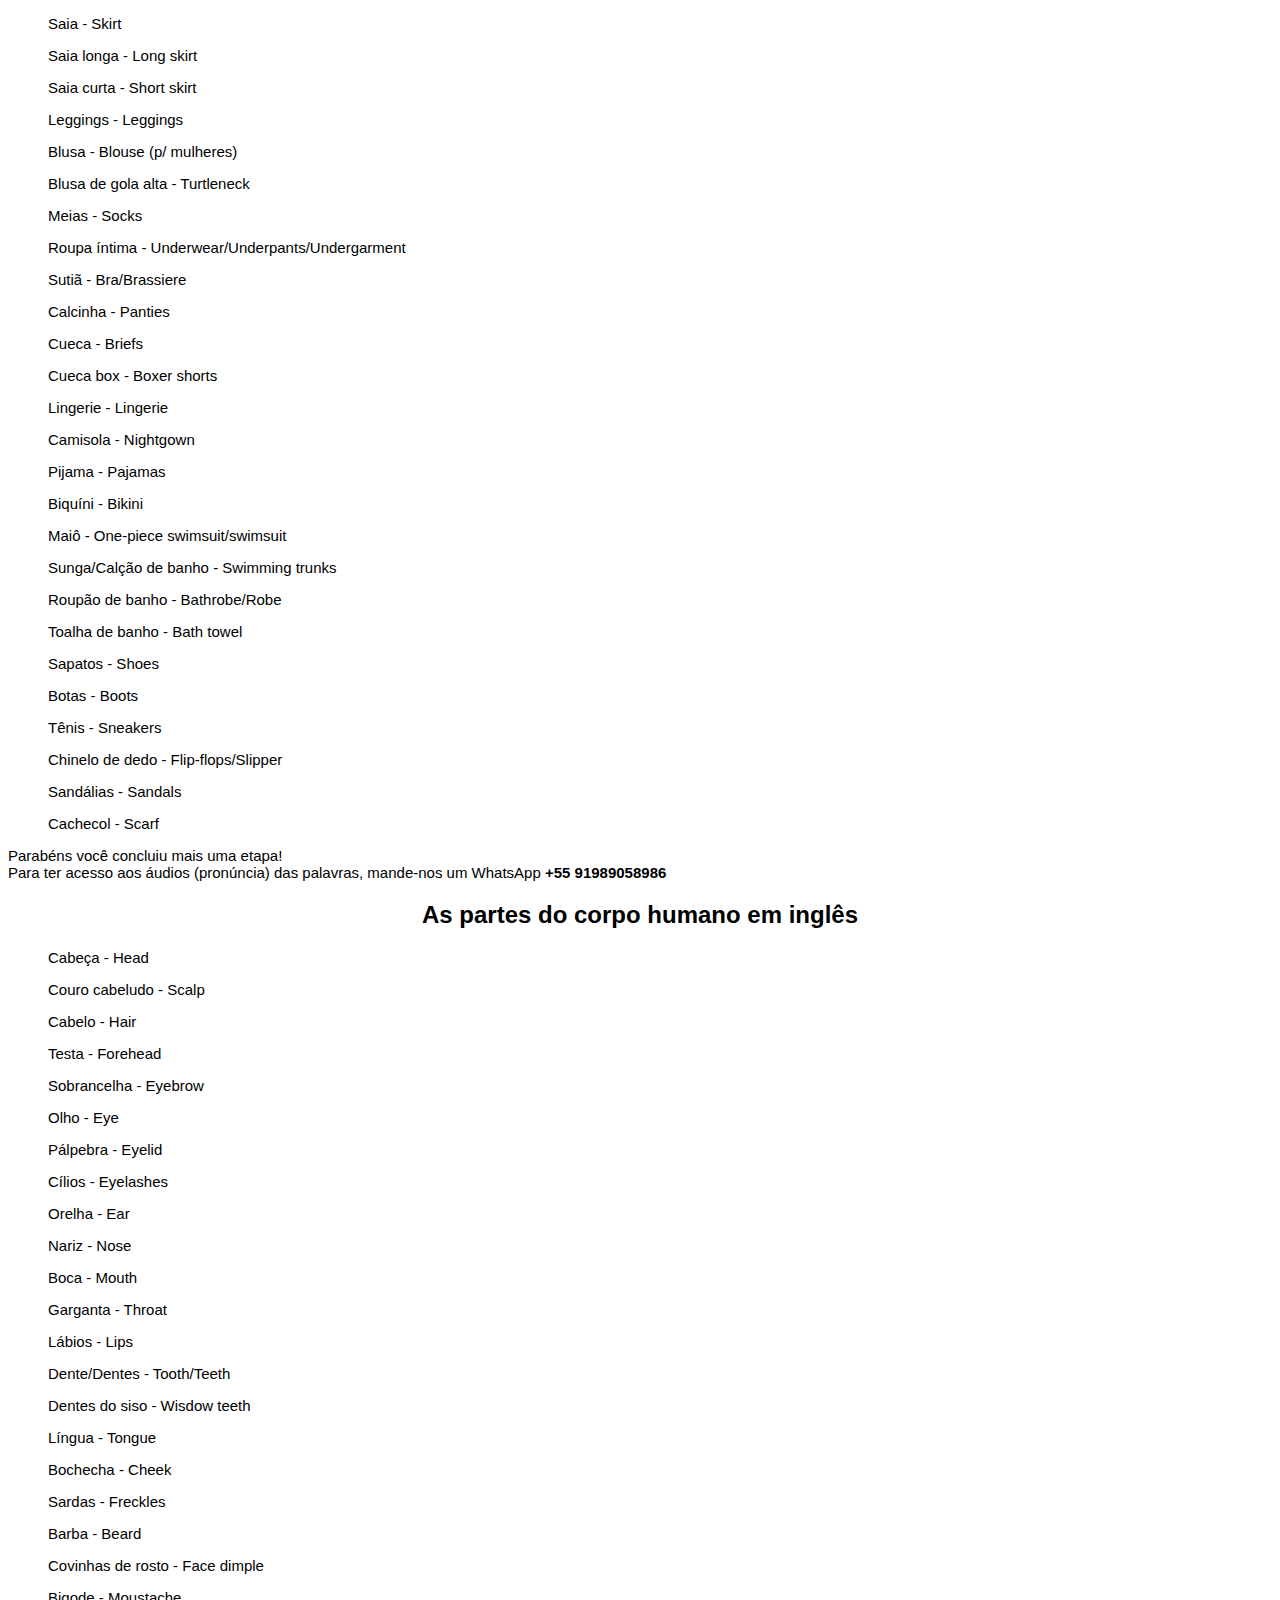
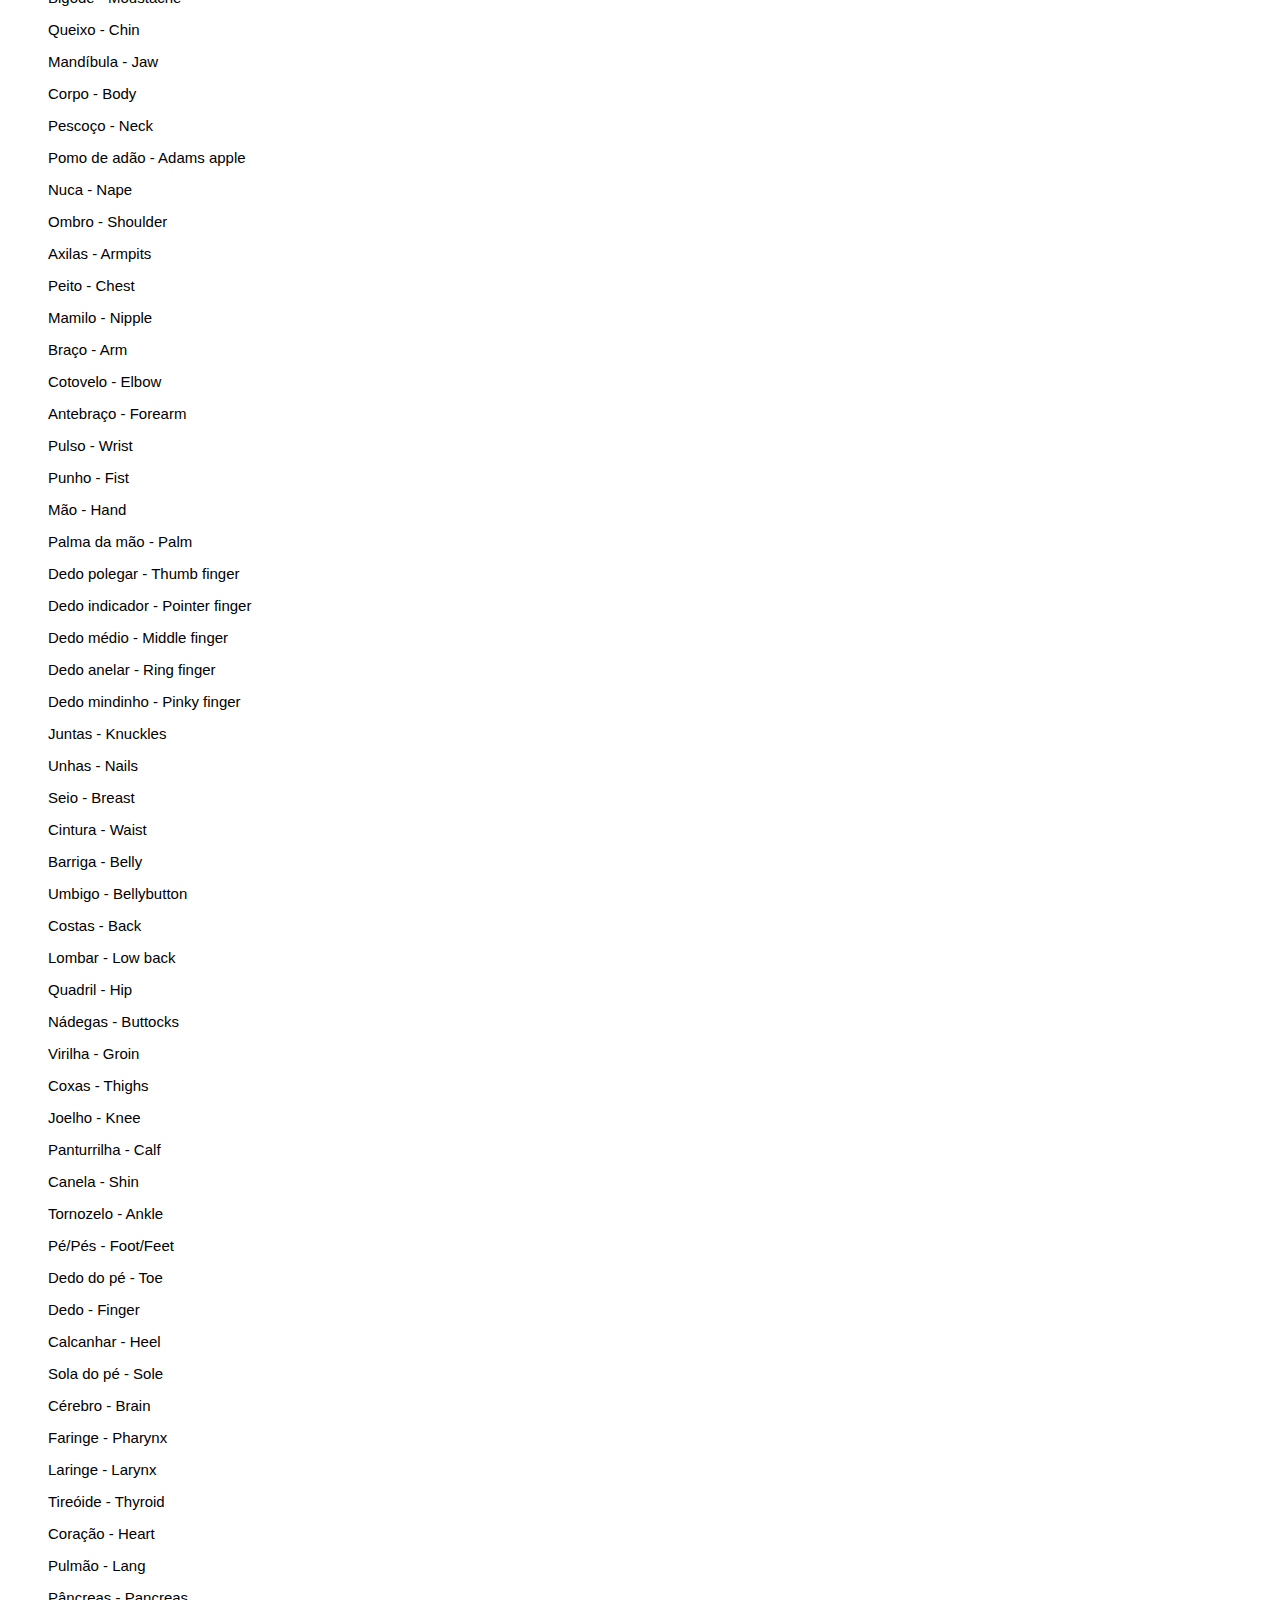
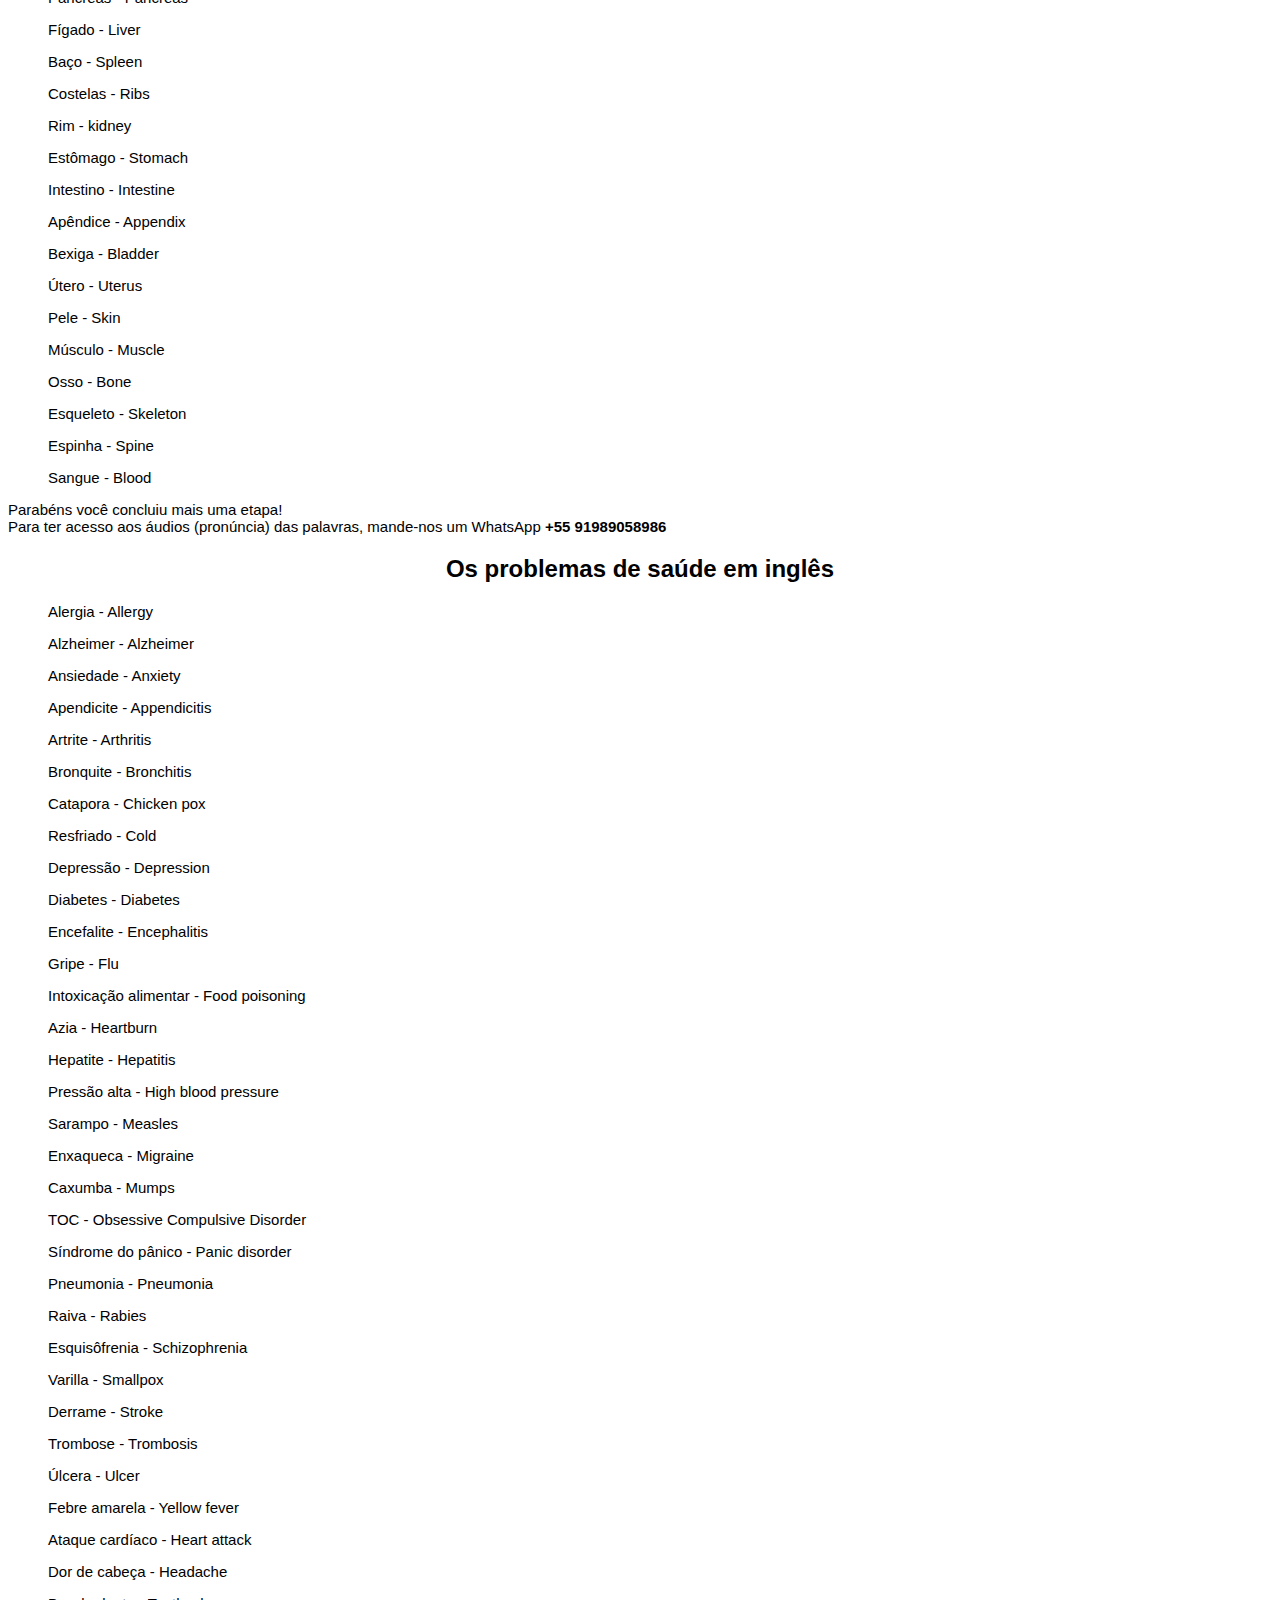
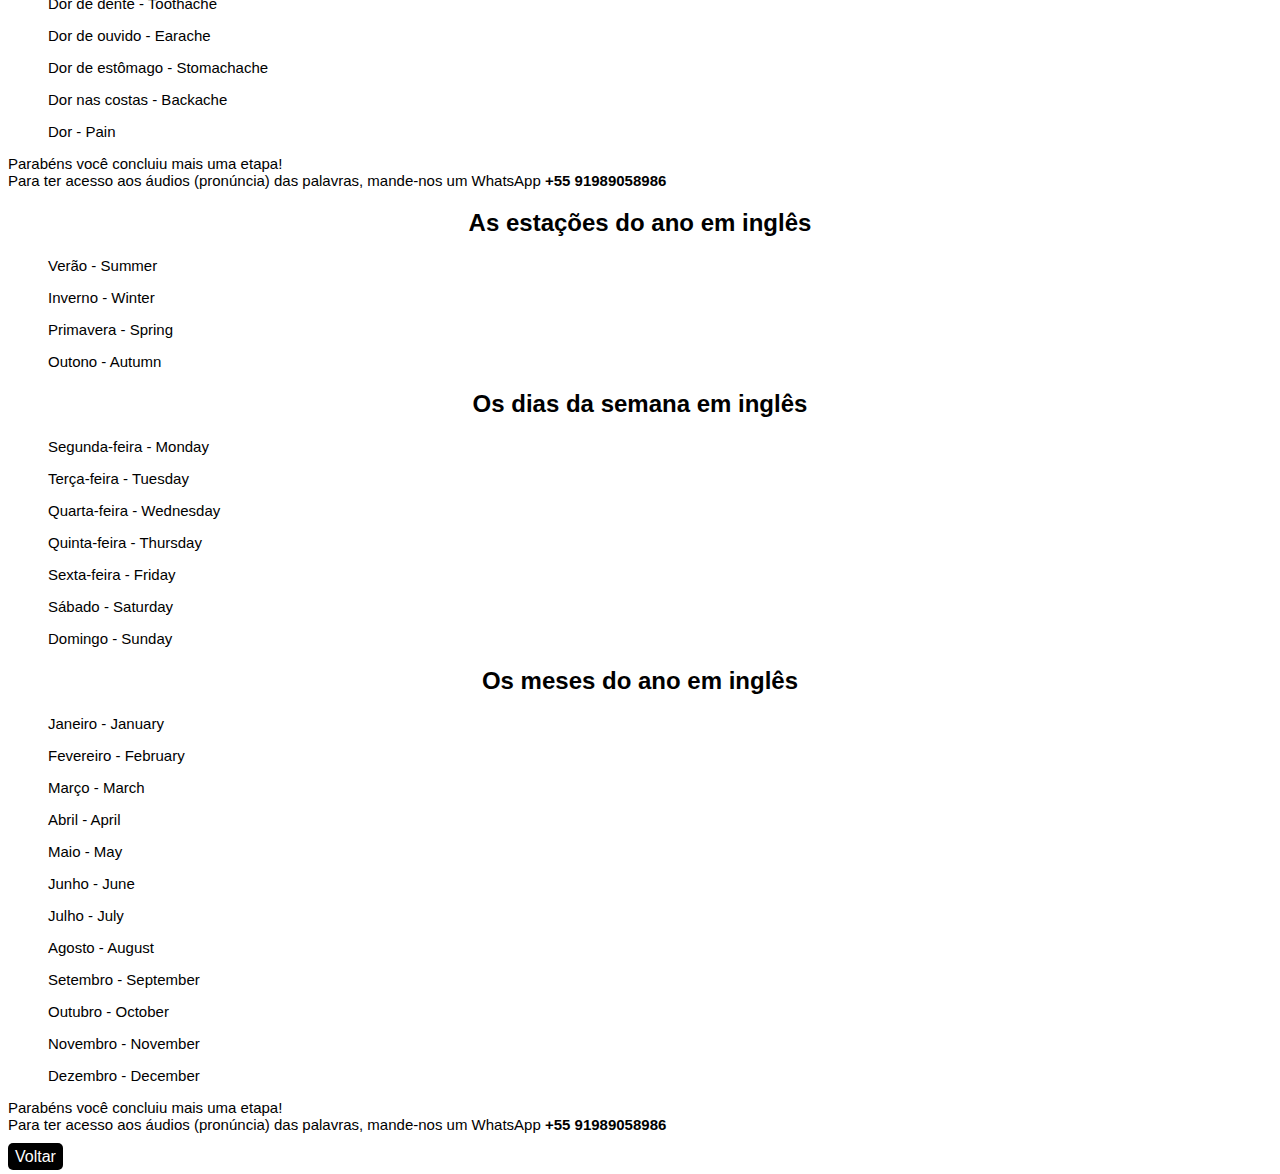
<file: vocab3.html>
<!DOCTYPE html>
<html lang="en">
<head>
    <meta charset="UTF-8">
    <meta name="viewport" content="width=device-width, initial-scale=1.0">
    <title>Os substantivos em inglês</title>
    <link rel="stylesheet" href="style02.css">
</head>
<body>
    <h2>Os alimentos em inglês</h2>
    <ul>Legumes e Verduras - Vegetables</ul> 
    <ul>Beterraba - Beet</ul>
    <ul>Brócolis - Broccoli</ul>
    <ul>Repolho - Cabbage</ul>
    <ul>Cenoura - Carrot</ul>
    <ul>Couve-flor - Cauliflower</ul>
    <ul>Chuchu - Chayote</ul>
    <ul>Gão-de-bico - Chickpeas</ul>
    <ul>Milho - Corn</ul>
    <ul>Couve - Collards</ul>  
    <ul>Pepino - Cucumber</ul> 
    <ul>Berinjela - Eggplant</ul>
    <ul>Vagem - Green beans</ul>
    <ul>Alface - Lettuce</ul>
    <ul>Pimentão - Pepper</ul>
    <ul>Batata - Potato</ul>
    <ul>Abóbora/Moranga - Pumpkin</ul>
    <ul>Salada - Salad</ul>
    <ul>Tomate - Tomato</ul>
    <ul>Carnes - Meat</ul>
    <ul>Churrasco - Barbecue</ul>
    <ul>Carne moída - Ground beef</ul>
    <ul>Hambúrguer - Hamburguer</ul>
    <ul>Almôndega - Meatball</ul>
    <ul>Costela - Rib cuts</ul>
    <ul>Bife - Steak</ul>
    <ul>Peito de frango - Chicken breast</ul>
    <ul>Coxas de frango - Chicken legs</ul>
    <ul>Asinhas de frango - Chicken wings</ul>
    <ul>Frango assado - Roast chicken</ul>
    <ul>Bisteca de porco - Pork chops</ul>
    <ul>Linguiça - Sausage</ul>
    <ul>Peixe grelhado - Grilled fish</ul>
    <ul>Frutos do mar - Seafood</ul>
    <ul>Camarão - Shrimp</ul>
    <ul>Pão - Bread</ul>
    <ul>Feijão - Beans</ul>
    <ul>Ovo frito - Fried egg</ul>
    <ul>Batata frita - French fries</ul>
    <ul>Omelete - Omelet</ul>
    <ul>Purê de batatas - Mashed potatoes</ul>
    <ul>Arroz - Rice</ul>
    <ul>Ovos mexidos - Scrambled eggs</ul>
    <ul>Massas - Pasta</ul>
    <ul>Canelone - Cannelloni</ul>
    <ul>Nhoque - Gnocci</ul>
    <ul>Lasanha - Lasagna</ul>
    <ul>Macarrão - Pasta</ul>
    <ul>Macarrão instantâneo - Noodles</ul>
    <ul>Pizza - Pizza</ul>
    <ul>Espaguete - Spaguetti</ul>
    <ul>Talharim - Taglierini</ul>
    <ul>Bolo - Cake</ul>
    <ul>Bombons - Chocolates</ul>
    <ul>Biscoitos - Cookies</ul>
    <ul>Fruta - Fruit</ul>
    <ul>Salada de frutas - Fruit salad</ul>
    <ul>Sorvete - Ice cream</ul>
    <ul>Gelatina - Jello</ul>
    <ul>Picolé - Popsicle</ul>
    <ul>Café - Coffee</ul>
    <ul>Leite - Milk</ul>
    <ul>Suco - Juice</ul>
    <ul>Torrada - Toast</ul>
    <ul>Torta - pie</ul>
    <ul>Queijo - Cheese</ul>
    <ul>Presunto - Ham</ul>
    <ul>Manteiga - Butter</ul>
    <ul>Iogurte - Yogurt</ul>
    <ul>Granola - Muesli</ul>
    <ul>Refrigerante - Soda</ul>
    <ul>Sanduíche - Sandwich</ul>
    <ul>Sopa - Soup</ul>
    <ul>Pão de queijo - Brazilian cheese bread</ul>
    <ul>Panqueca - Pancake</ul>
    <ul>Azeite/Óleo - Oil</ul>
    <ul>Capuccino - Cappuccino</ul>
    <ul>Chá - Tea</ul>
    <p>Parabéns você concluiu mais uma etapa!<br>
    Para ter acesso aos áudios (pronúncia) das palavras, mande-nos um WhatsApp <strong>+55 91989058986</strong></p>

    <h2>Os esportes em inglês</h2> 
    <ul>Atletismo - Athletics</ul>   
    <ul>Automobilismo - Automobilism</ul>
    <ul>Ginástica artística - Artistic Gymnastics</ul>
    <ul>Boxe - Boxing</ul>
    <ul>Boliche - Bowling</ul>
    <ul>Canoagem - Canoeing</ul>
    <ul>Ciclismo - Cycling</ul>
    <ul>Hipismo - Equestrianism</ul>
    <ul>Esgrima - Fencing</ul>
    <ul>Golfe - Golf</ul>
    <ul>Jiu-jítsu - Jiu-jitsu</ul>
    <ul>Judô - Judo</ul>
    <ul>Caratê - karate</ul>
    <ul>Motociclismo - Motorcycling</ul>
    <ul>Alpinismo - Mountaineering</ul>
    <ul>Salto ornamental - Olympic diving</ul>
    <ul>Esqui - Sking</ul>
    <ul>Sumô - Sumo</ul>
    <ul>Surfe - Surf</ul>
    <ul>Natação - Swimming</ul>
    <ul>Tênis de mesa/Ping pong - Table tennis</ul>
    <ul>Taekwon-do - Taekwon-do</ul>
    <ul>Tênis - Tennis</ul>
    <ul>Triatlo - Triathlon</ul>
    <ul>Halterofilismo - Weighlifting</ul>
    <ul>Badminton - Badminton</ul>
    <ul>Beisebol - Baseball</ul>
    <ul>Basquete - Basketball</ul>
    <ul>Futebol de areia - Beach soccer</ul>
    <ul>Vôlei de praia - Beach volleyball</ul>
    <ul>Futebol americano - Football</ul>
    <ul>Futevôlei - Footvolley</ul>
    <ul>Futsal - Futsal</ul>
    <ul>Handebol - Handball</ul>
    <ul>Hóquei - Hockey</ul>
    <ul>Polo - Polo</ul>
    <ul>Rúgbi - Rugby</ul>
    <ul>Ginástica rítmica - Rhythmic Gymnastics</ul>
    <ul>Futebol - Soccer</ul>
    <ul>Nado sincronizado - Synchronized swimming</ul>
    <ul>Vôlei - Volleyball</ul>
    <ul>Polo aquático - Water polo</ul>
    <p>Parabéns você concluiu mais uma etapa!<br>
    Para ter acesso aos áudios (pronúncia) das palavras, mande-nos um WhatsApp <strong>+55 91989058986</strong></p>
    
    <h2>As peças de roupa em inglês</h2> 
    <ul>Camiseta - T-shirt</ul>  
    <ul>Camisa - Shirt</ul>
    <ul>Camisa de manga comprida - Long sleeved shirt</ul>
    <ul>Camisa polo - Polo shirt</ul>
    <ul>Calça - Pants</ul>
    <ul>Calça jeans - Jeans</ul>
    <ul>Calça social - Dress pants</ul>
    <ul>Bermuda/Calção - Shorts</ul>
    <ul>Regata - Tank top (p/ ambos)</ul>
    <ul>Malha/Agasalho de moletom - Sweatshirt</ul>
    <ul>Moletom/Agasalho c/ capuz - Hoodie</ul>
    <ul>Suéter/Blusa - Sweater</ul>
    <ul>Terno - Suit</ul>
    <ul>Smoking - Tuxedo</ul>
    <ul>Jaqueta - Jacket</ul>
    <ul>Jaqueta de couro - Leather jacket</ul>
    <ul>Casaco de couro - Leather coat</ul>
    <ul>Casaco - Coat</ul>
    <ul>Sobretudo - Overcoat</ul>
    <ul>Vestido - Dress</ul>
    <ul>Vestido curto - Short dress</ul>
    <ul>Vestido longo - Long dress</ul>
    <ul>Saia - Skirt</ul>
    <ul>Saia longa - Long skirt</ul>
    <ul>Saia curta - Short skirt</ul>
    <ul>Leggings - Leggings</ul>
    <ul>Blusa - Blouse (p/ mulheres)</ul>
    <ul>Blusa de gola alta - Turtleneck</ul>
    <ul>Meias - Socks</ul>
    <ul>Roupa íntima - Underwear/Underpants/Undergarment</ul>
    <ul>Sutiã - Bra/Brassiere</ul>
    <ul>Calcinha - Panties</ul>
    <ul>Cueca - Briefs</ul>
    <ul>Cueca box - Boxer shorts</ul>
    <ul>Lingerie - Lingerie</ul>
    <ul>Camisola - Nightgown</ul>
    <ul>Pijama - Pajamas</ul>
    <ul>Biquíni - Bikini</ul>
    <ul>Maiô - One-piece swimsuit/swimsuit</ul>
    <ul>Sunga/Calção de banho - Swimming trunks</ul>
    <ul>Roupão de banho - Bathrobe/Robe</ul>
    <ul>Toalha de banho - Bath towel</ul>
    <ul>Sapatos - Shoes</ul>
    <ul>Botas - Boots</ul>
    <ul>Tênis - Sneakers</ul>
    <ul>Chinelo de dedo - Flip-flops/Slipper</ul>
    <ul>Sandálias - Sandals</ul>
    <ul>Cachecol - Scarf</ul> 
    <p>Parabéns você concluiu mais uma etapa!<br>
    Para ter acesso aos áudios (pronúncia) das palavras, mande-nos um WhatsApp <strong>+55 91989058986</strong></p>
    
    <h2>As partes do corpo humano em inglês</h2> 
    <ul>Cabeça - Head</ul>  
    <ul>Couro cabeludo - Scalp</ul>
    <ul>Cabelo - Hair</ul>
    <ul>Testa - Forehead</ul>
    <ul>Sobrancelha - Eyebrow</ul>
    <ul>Olho - Eye</ul>
    <ul>Pálpebra - Eyelid</ul>
    <ul>Cílios - Eyelashes</ul>
    <ul>Orelha - Ear</ul>
    <ul>Nariz - Nose</ul>
    <ul>Boca - Mouth</ul>
    <ul>Garganta - Throat</ul>
    <ul>Lábios - Lips</ul>
    <ul>Dente/Dentes - Tooth/Teeth</ul>
    <ul>Dentes do siso - Wisdow teeth</ul>
    <ul>Língua - Tongue</ul>
    <ul>Bochecha - Cheek</ul>
    <ul>Sardas - Freckles</ul>
    <ul>Barba - Beard</ul>
    <ul>Covinhas de rosto - Face dimple</ul>
    <ul>Bigode - Moustache</ul>
    <ul>Queixo - Chin</ul>
    <ul>Mandíbula - Jaw</ul>
    <ul>Corpo - Body</ul>
    <ul>Pescoço - Neck</ul>
    <ul>Pomo de adão - Adams apple</ul>
    <ul>Nuca - Nape</ul>
    <ul>Ombro - Shoulder</ul>
    <ul>Axilas - Armpits</ul>
    <ul>Peito - Chest</ul> 
    <ul>Mamilo - Nipple</ul>
    <ul>Braço - Arm</ul>
    <ul>Cotovelo - Elbow</ul>
    <ul>Antebraço - Forearm</ul>
    <ul>Pulso - Wrist</ul>
    <ul>Punho - Fist</ul>
    <ul>Mão - Hand</ul>
    <ul>Palma da mão - Palm</ul>
    <ul>Dedo polegar - Thumb finger</ul>
    <ul>Dedo indicador - Pointer finger</ul>
    <ul>Dedo médio - Middle finger</ul>
    <ul>Dedo anelar - Ring finger</ul>
    <ul>Dedo mindinho - Pinky finger</ul>
    <ul>Juntas - Knuckles</ul>
    <ul>Unhas - Nails</ul>
    <ul>Seio - Breast</ul>
    <ul>Cintura - Waist</ul>
    <ul>Barriga - Belly</ul>
    <ul>Umbigo - Bellybutton</ul>
    <ul>Costas - Back</ul>
    <ul>Lombar - Low back</ul>
    <ul>Quadril - Hip</ul>
    <ul>Nádegas - Buttocks</ul>
    <ul>Virilha - Groin</ul>
    <ul>Coxas - Thighs</ul>
    <ul>Joelho - Knee</ul>
    <ul>Panturrilha - Calf</ul>
    <ul>Canela - Shin</ul>
    <ul>Tornozelo - Ankle</ul>
    <ul>Pé/Pés - Foot/Feet</ul>
    <ul>Dedo do pé - Toe</ul>
    <ul>Dedo - Finger</ul>
    <ul>Calcanhar - Heel</ul>
    <ul>Sola do pé - Sole</ul>
    <ul>Cérebro - Brain</ul>
    <ul>Faringe - Pharynx</ul>
    <ul>Laringe - Larynx</ul>
    <ul>Tireóide - Thyroid</ul>
    <ul>Coração - Heart</ul>
    <ul>Pulmão - Lang</ul>
    <ul>Pâncreas - Pancreas</ul>
    <ul>Fígado - Liver</ul>
    <ul>Baço - Spleen</ul>
    <ul>Costelas - Ribs</ul>
    <ul>Rim - kidney</ul>
    <ul>Estômago - Stomach</ul>
    <ul>Intestino - Intestine</ul>
    <ul>Apêndice - Appendix</ul>
    <ul>Bexiga - Bladder</ul>
    <ul>Útero - Uterus</ul>
    <ul>Pele - Skin</ul>
    <ul>Músculo - Muscle</ul>
    <ul>Osso - Bone</ul>
    <ul>Esqueleto - Skeleton</ul>
    <ul>Espinha - Spine</ul>
    <ul>Sangue - Blood</ul>
    <p>Parabéns você concluiu mais uma etapa!<br>
      Para ter acesso aos áudios (pronúncia) das palavras, mande-nos um WhatsApp <strong>+55 91989058986</strong></p>
    
    <h2>Os problemas de saúde em inglês</h2>   
    <ul>Alergia - Allergy</ul> 
    <ul>Alzheimer - Alzheimer</ul>
    <ul>Ansiedade - Anxiety</ul>
    <ul>Apendicite - Appendicitis</ul>
    <ul>Artrite - Arthritis</ul>
    <ul>Bronquite - Bronchitis</ul>
    <ul>Catapora - Chicken pox</ul>
    <ul>Resfriado - Cold</ul>
    <ul>Depressão - Depression</ul>
    <ul>Diabetes - Diabetes</ul>
    <ul>Encefalite - Encephalitis</ul>
    <ul>Gripe - Flu</ul>
    <ul>Intoxicação alimentar - Food poisoning</ul>
    <ul>Azia - Heartburn</ul>
    <ul>Hepatite - Hepatitis</ul>
    <ul>Pressão alta - High blood pressure</ul>
    <ul>Sarampo - Measles</ul>
    <ul>Enxaqueca - Migraine</ul>
    <ul>Caxumba - Mumps</ul>
    <ul>TOC - Obsessive Compulsive Disorder</ul>
    <ul>Síndrome do pânico - Panic disorder</ul>
    <ul>Pneumonia - Pneumonia</ul>
    <ul>Raiva - Rabies</ul>
    <ul>Esquisôfrenia - Schizophrenia</ul>
    <ul>Varilla - Smallpox</ul>
    <ul>Derrame - Stroke</ul>
    <ul>Trombose - Trombosis</ul>
    <ul>Úlcera - Ulcer</ul>
    <ul>Febre amarela - Yellow fever</ul>
    <ul>Ataque cardíaco - Heart attack</ul>
    <ul>Dor de cabeça - Headache</ul>
    <ul>Dor de dente - Toothache</ul>
    <ul>Dor de ouvido - Earache</ul>
    <ul>Dor de estômago - Stomachache</ul>
    <ul>Dor nas costas - Backache</ul>
    <ul>Dor - Pain</ul>
    <p>Parabéns você concluiu mais uma etapa!<br>
      Para ter acesso aos áudios (pronúncia) das palavras, mande-nos um WhatsApp <strong>+55 91989058986</strong></p>
    
    <h2>As estações do ano em inglês</h2> 
    <ul>Verão - Summer</ul>
    <ul>Inverno - Winter</ul>
    <ul>Primavera - Spring</ul>
    <ul>Outono - Autumn</ul>
    
    <h2>Os dias da semana em inglês</h2> 
    <ul>Segunda-feira - Monday</ul>
    <ul>Terça-feira - Tuesday</ul>
    <ul>Quarta-feira - Wednesday</ul>
    <ul>Quinta-feira - Thursday</ul>
    <ul>Sexta-feira - Friday</ul>
    <ul>Sábado - Saturday</ul>
    <ul>Domingo - Sunday</ul>
    
    <h2>Os meses do ano em inglês</h2>  
    <ul>Janeiro - January</ul>  
    <ul>Fevereiro - February</ul>
    <ul>Março - March</ul>
    <ul>Abril - April</ul>
    <ul>Maio - May</ul>
    <ul>Junho - June</ul>
    <ul>Julho - July</ul>
    <ul>Agosto - August</ul>
    <ul>Setembro - September</ul>
    <ul>Outubro - October</ul>
    <ul>Novembro - November</ul>
    <ul>Dezembro - December</ul>
    <p>Parabéns você concluiu mais uma etapa!<br>
    Para ter acesso aos áudios (pronúncia) das palavras, mande-nos um WhatsApp <strong>+55 91989058986</strong></p>
    <a href="nouns.html">Voltar</a>  
</body>
</html>
</file>
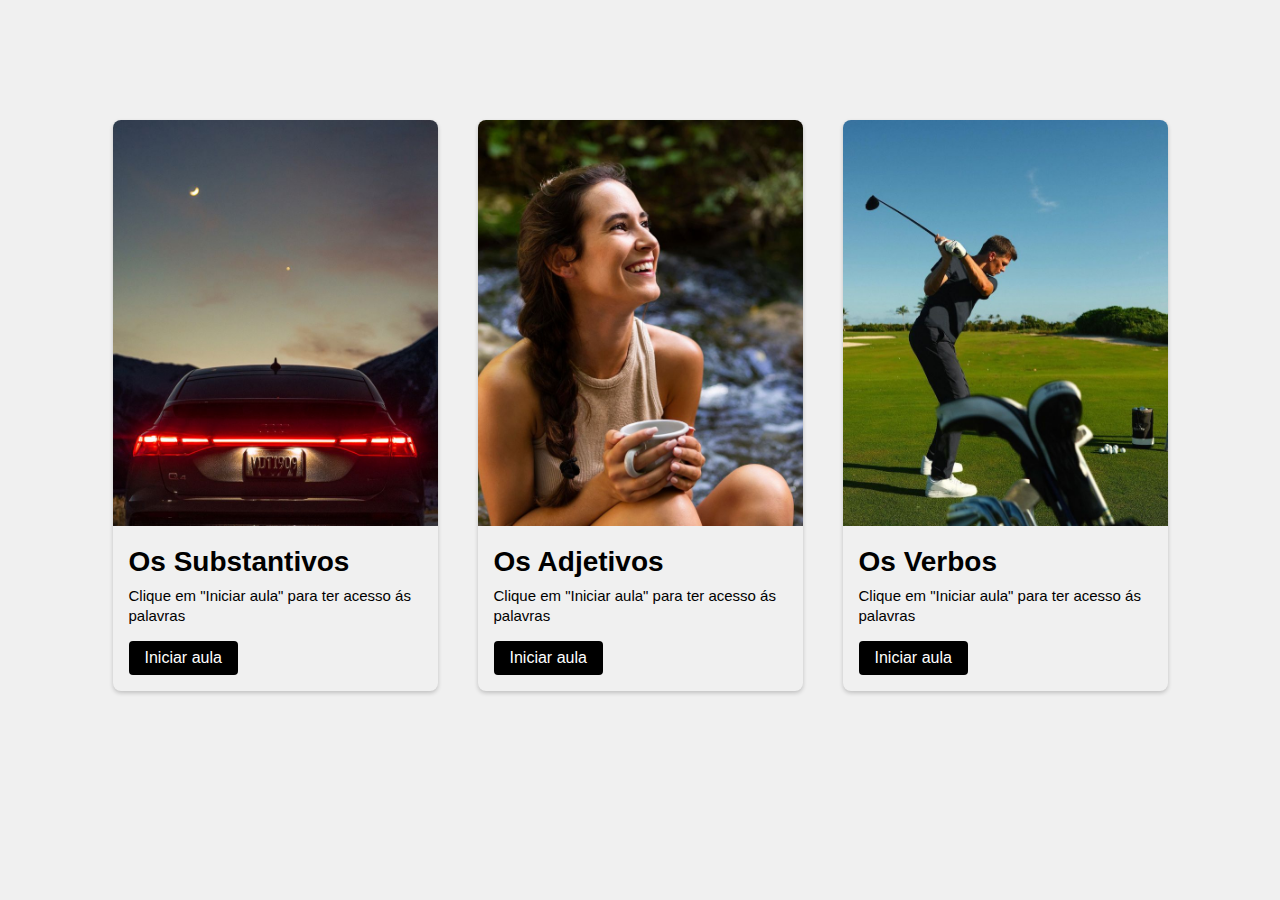
<file: vocabulary.html>
<!DOCTYPE html>
<html lang="en">
<head>
    <meta charset="UTF-8">
    <meta name="viewport" content="width=device-width, initial-scale=1.0">
    <title>Gusmao Vocabulary ENG</title>
    <link rel="stylesheet" href="style.css">
</head>
<body>
<div class="card-container">
<div class="card">
    <img src="car.JPG" alt="">
<div class="card-content">
    <h3>Os Substantivos</h3>
    <p>Clique em "Iniciar aula" para ter acesso ás palavras</p>
    <a href="nouns.html" class="btn">Iniciar aula</a>
</div>
</div>

<div class="card">
    <img src="happy.jpg" alt="">
    <div class="card-content">
        <h3>Os Adjetivos</h3>
        <p>Clique em "Iniciar aula" para ter acesso ás palavras</p>
        <a href="adjectives.html" class="btn">Iniciar aula</a>
    </div>
    </div>

    <div class="card">
        <img src="playing.jpg" alt="">
        <div class="card-content">
            <h3>Os Verbos</h3>
            <p>Clique em "Iniciar aula" para ter acesso ás palavras</p>
            <a href="verbs.html" class="btn">Iniciar aula</a>
        </div>
    </div>
</div>
</body>
</html>
</file>
<file: style02.css>
@charset "UTF-8";

footer p {
    text-align: center;
}

h2 {
    font-family: sans-serif;
    text-align: center;
}
h3{
    font-family: sans-serif;
}
p{
    font-family: sans-serif;
    font-size: 15px;
    text-align: justify;
}
ul{
    font-family: sans-serif;
    font-size: 15px;
}
a{
    text-decoration: none;
    background-color:black;
    color: white;
    border-radius: 5px;
    padding: 5px 7px;
    font-family: sans-serif;
}
</file>
<file: style.css>
*{
    margin: 0px;
    padding: 0px;
    box-sizing: border-box;
    font-family: sans-serif;
}
h2{
    padding: 10px;
    text-align: center;
}
body{
    background-color: #f0f0f0;
}
.card-container{
    display: flex;
    justify-content: center;
    flex-wrap: wrap;
    margin-top: 100px;
}
.card{
    width: 325px;
    background-color: #f0f0f0;
    border-radius: 8px;
    overflow: hidden;
    box-shadow: 0px 2px 4px rgba(0, 0, 0, 0.2);
    margin: 20px;
}
.card img{
    width: 100%;
    height: auto;
}
.card-content{
    padding: 16px;
}
.card-content h3{
    font-size: 28px;
    margin-bottom: 8px;
}
.card-content p{
    color: black;
    font-size: 15px;
    line-height: 1.3;
}
.card-content .btn{
    display: inline-block;
    padding: 8px 16px;
    background-color: black;
    text-decoration: none;
    border-radius: 4px;
    margin-top: 16px;
    color: #fff;
}
footer{
    text-align: center;
}
.card-content a{
    text-decoration: none;
    color: black;
}
</file>
